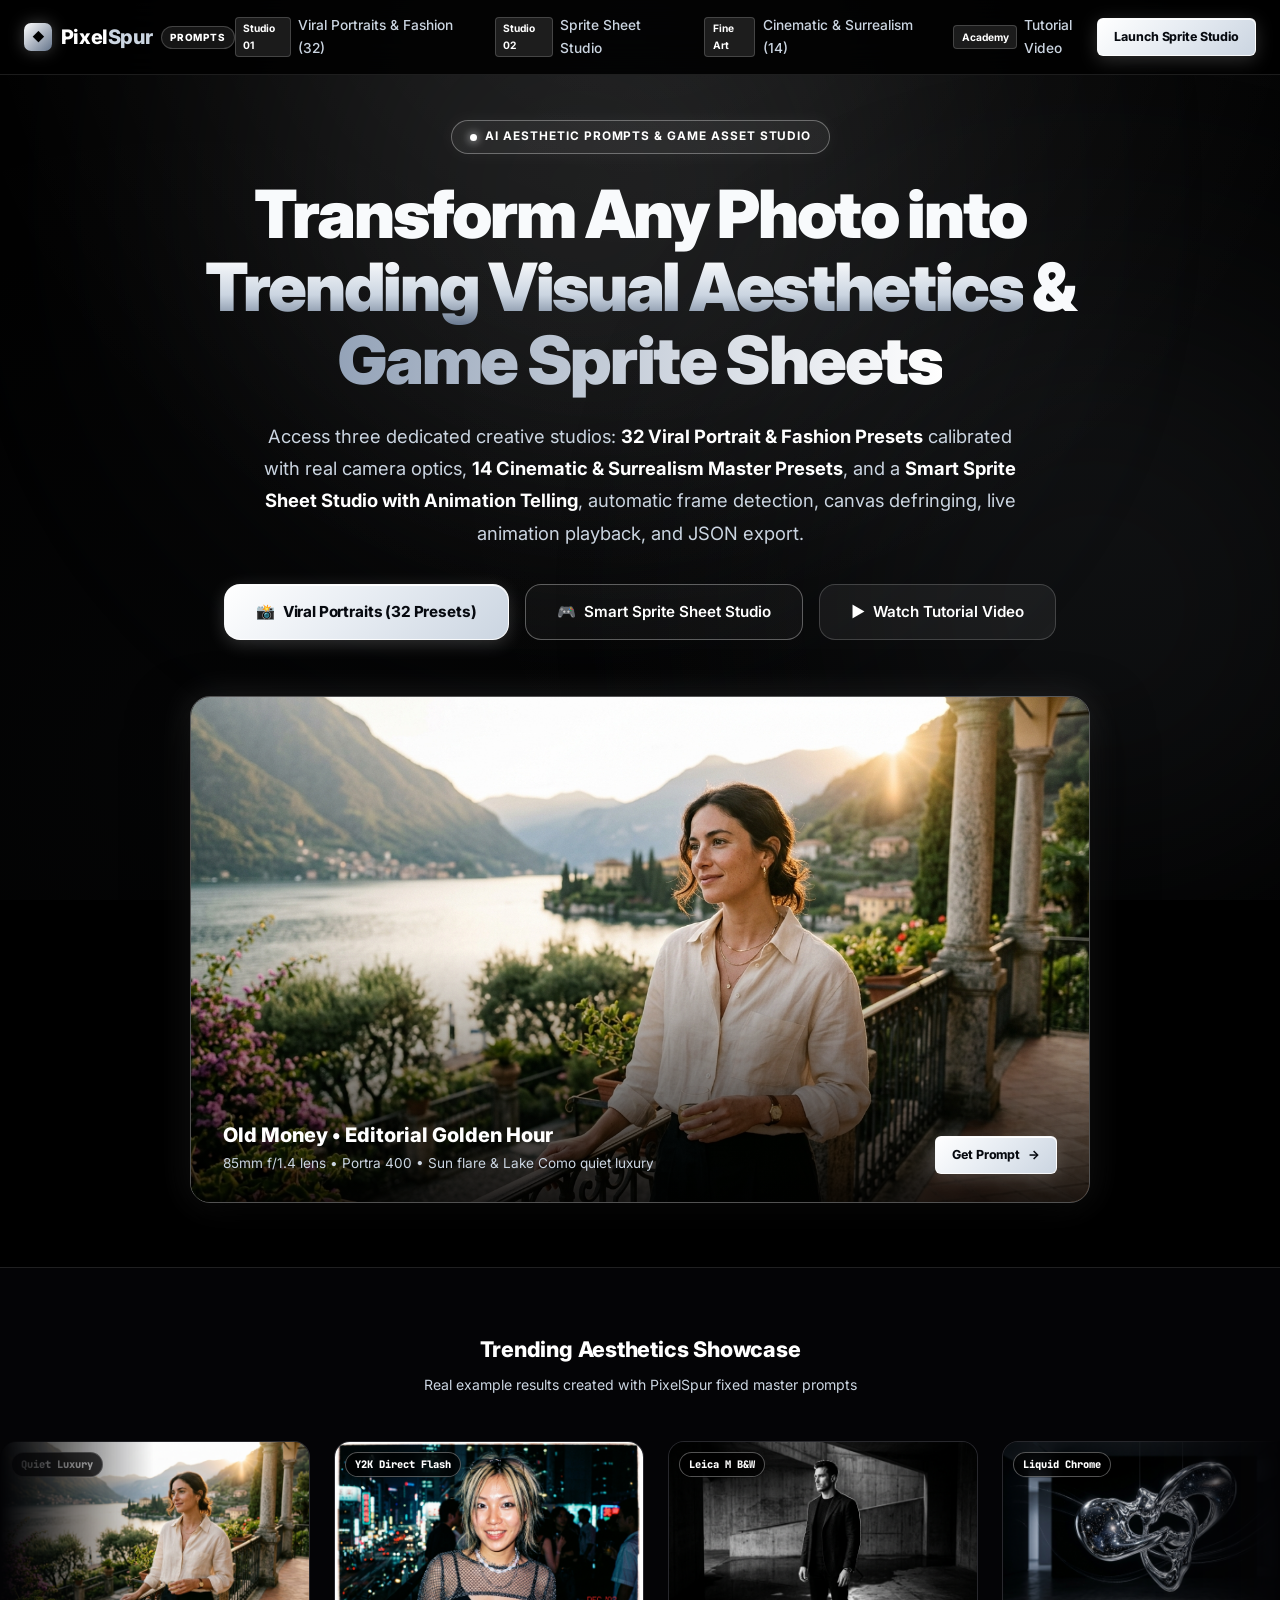
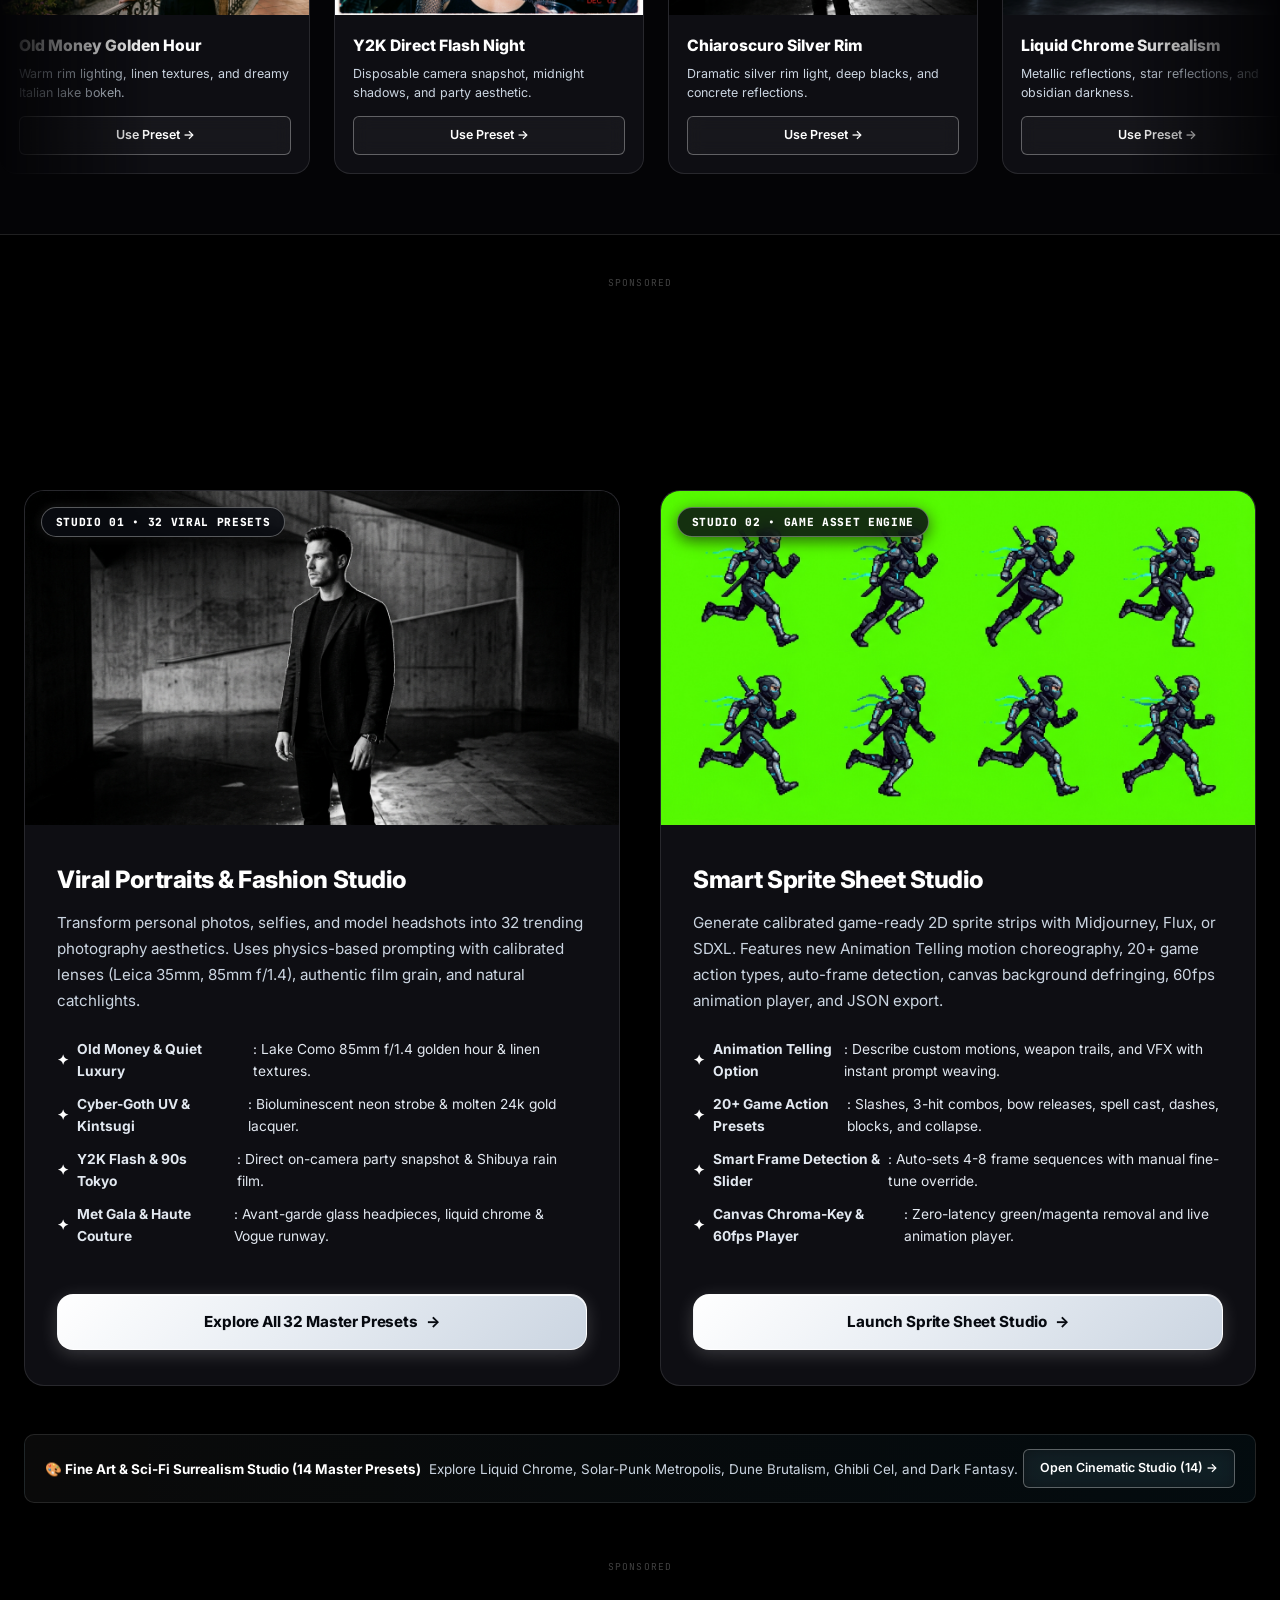
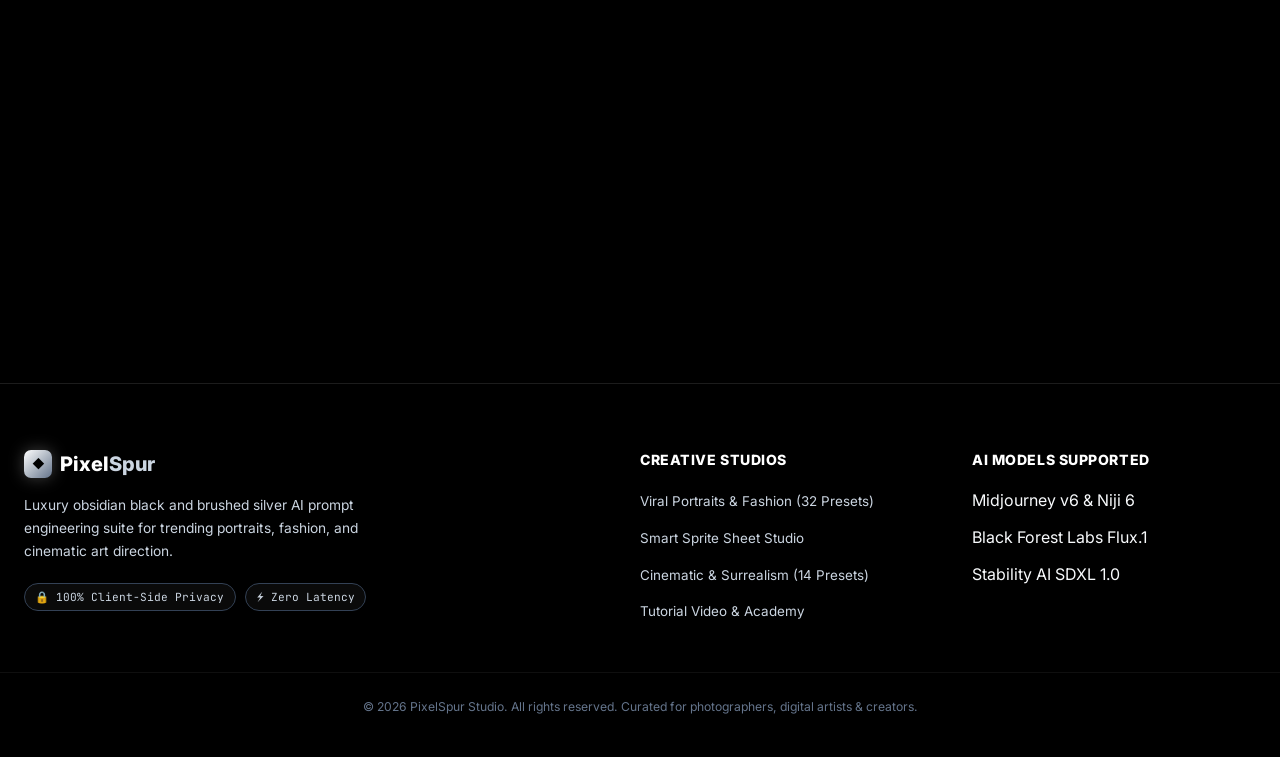
<file: index.html>
<!DOCTYPE html>
<html lang="en">
<head>
  <meta charset="UTF-8"/>
  <meta name="viewport" content="width=device-width, initial-scale=1.0"/>
  <meta name="monetag" content="8d0e62e8b4c85d81fd08d0e941b169b7"/>
  <title>PixelSpur — Luxury Trending AI Aesthetic Prompts</title>
  <meta name="description" content="Obsidian & silver AI prompt studio. Transform any portrait or photo into viral trending aesthetics: Old Money Golden Hour, Y2K Direct Flash, Leica B&W Chiaroscuro, and Liquid Chrome Surrealism."/>

  <!-- Fonts -->
  <link rel="preconnect" href="https://fonts.googleapis.com"/>
  <link rel="preconnect" href="https://fonts.gstatic.com" crossorigin/>
  <link href="https://fonts.googleapis.com/css2?family=Inter:wght@300;400;500;600;700;800;900&family=JetBrains+Mono:wght@400;500;600;700&display=swap" rel="stylesheet"/>

  <!-- Stylesheet -->
  <link rel="icon" href="favicon.svg" type="image/svg+xml"/>
  <link rel="stylesheet" href="style.css"/>


</head>
<body>

<!-- Dynamic Scroll Progress Bar -->
<div id="scroll-progress"></div>

<!-- Metallic Silver Ambient Lighting -->
<div class="silver-ambient" aria-hidden="true">
  <div class="silver-orb orb-silver-1"></div>
  <div class="silver-orb orb-silver-2"></div>
</div>

<!-- Fixed Header Navbar -->
<header id="nav">
  <div class="nav-inner">
    <a href="index.html" class="nav-logo">
      <span class="logo-icon">◆</span>
      <span class="logo-name">Pixel<span class="logo-accent">Spur</span></span>
      <span class="logo-badge">PROMPTS</span>
    </a>

    <nav class="nav-links">
      <a href="aesthetic-studio.html" class="nav-link">
        <span class="nav-pill">Studio 01</span> Viral Portraits &amp; Fashion (32)
      </a>
      <a href="sprite-studio.html" class="nav-link">
        <span class="nav-pill">Studio 02</span> Sprite Sheet Studio
      </a>
      <a href="cinematic-studio.html" class="nav-link">
        <span class="nav-pill">Fine Art</span> Cinematic &amp; Surrealism (14)
      </a>
      <a href="tutorial.html" class="nav-link">
        <span class="nav-pill">Academy</span> Tutorial Video
      </a>
    </nav>

    <div class="nav-actions">
      <a href="sprite-studio.html" class="btn btn-small btn-silver">Launch Sprite Studio</a>
      <button class="nav-toggle" id="nav-toggle" aria-label="Toggle Navigation">
        <span></span><span></span><span></span>
      </button>
    </div>
  </div>
</header>

<!-- ════════════ HOMEPAGE HERO WITH SHOWCASE ════════════ -->
<section id="hero-home">
  <div class="container hero-home-inner">
    <div class="silver-badge reveal-on-scroll">
      <span class="badge-dot"></span>
      <span>AI AESTHETIC PROMPTS &amp; GAME ASSET STUDIO</span>
    </div>

    <h1 class="hero-home-title reveal-on-scroll">
      Transform Any Photo into <br/>
      <span class="silver-grad-text">Trending Visual Aesthetics</span> &amp;
      <span class="silver-shine-text">Game Sprite Sheets</span>
    </h1>

    <p class="hero-home-sub reveal-on-scroll">
      Access three dedicated creative studios: <strong>32 Viral Portrait &amp; Fashion Presets</strong> calibrated with real camera optics, <strong>14 Cinematic &amp; Surrealism Master Presets</strong>, and a <strong>Smart Sprite Sheet Studio with Animation Telling</strong>, automatic frame detection, canvas defringing, live animation playback, and JSON export.
    </p>

    <div class="hero-home-ctas reveal-on-scroll">
      <a href="aesthetic-studio.html" class="btn btn-silver btn-lg">
        <span>📸</span> Viral Portraits (32 Presets)
      </a>
      <a href="sprite-studio.html" class="btn btn-silver-outline btn-lg">
        <span>🎮</span> Smart Sprite Sheet Studio
      </a>
      <a href="tutorial.html" class="btn btn-silver-subtle btn-lg">
        <span>▶</span> Watch Tutorial Video
      </a>
    </div>

    <!-- Featured Visual Showcase (Old Money & Liquid Chrome) -->
    <div class="hero-visual-frame reveal-on-scroll">
      <img src="assets/old_money_aesthetic.jpg" alt="Old Money Golden Hour Italian Villa Portrait" class="hero-visual-img" loading="eager"/>
      <div class="hero-visual-overlay">
        <div class="hero-overlay-text">
          <h4>Old Money • Editorial Golden Hour</h4>
          <p>85mm f/1.4 lens • Portra 400 • Sun flare &amp; Lake Como quiet luxury</p>
        </div>
        <a href="aesthetic-studio.html" class="btn btn-small btn-silver">
          Get Prompt <span>→</span>
        </a>
      </div>
    </div>
  </div>
</section>


<!-- ════════════ INFINITE SCROLLING MARQUEE SHOWCASE ════════════ -->
<section class="marquee-section">
  <div class="container marquee-header reveal-on-scroll">
    <h3>Trending Aesthetics Showcase</h3>
    <p>Real example results created with PixelSpur fixed master prompts</p>
  </div>

  <div class="marquee-wrapper">
    <!-- Marquee Track (Repeated for continuous seamless loop) -->
    <div class="marquee-track">

      <!-- Item 1: Old Money -->
      <div class="marquee-card">
        <div class="marquee-thumb-wrap">
          <img src="assets/old_money_aesthetic.jpg" alt="Old Money Italian Villa Golden Hour" class="marquee-thumb" loading="lazy"/>
          <span class="marquee-badge">Quiet Luxury</span>
        </div>
        <div class="marquee-content">
          <h4 class="marquee-title">Old Money Golden Hour</h4>
          <p class="marquee-desc">Warm rim lighting, linen textures, and dreamy Italian lake bokeh.</p>
          <a href="aesthetic-studio.html" class="btn btn-small btn-silver-outline marquee-action">Use Preset →</a>
        </div>
      </div>

      <!-- Item 2: Y2K Flash -->
      <div class="marquee-card">
        <div class="marquee-thumb-wrap">
          <img src="assets/y2k_flash_aesthetic.jpg" alt="Y2K On-Camera Flash Portrait" class="marquee-thumb" loading="lazy"/>
          <span class="marquee-badge">Y2K Direct Flash</span>
        </div>
        <div class="marquee-content">
          <h4 class="marquee-title">Y2K Direct Flash Night</h4>
          <p class="marquee-desc">Disposable camera snapshot, midnight shadows, and party aesthetic.</p>
          <a href="aesthetic-studio.html" class="btn btn-small btn-silver-outline marquee-action">Use Preset →</a>
        </div>
      </div>

      <!-- Item 3: Leica B&W Man -->
      <div class="marquee-card">
        <div class="marquee-thumb-wrap">
          <img src="assets/man_bw_aesthetic.jpg" alt="Black & White Man Standing Chiaroscuro" class="marquee-thumb" loading="lazy"/>
          <span class="marquee-badge">Leica M B&amp;W</span>
        </div>
        <div class="marquee-content">
          <h4 class="marquee-title">Chiaroscuro Silver Rim</h4>
          <p class="marquee-desc">Dramatic silver rim light, deep blacks, and concrete reflections.</p>
          <a href="aesthetic-studio.html" class="btn btn-small btn-silver-outline marquee-action">Use Preset →</a>
        </div>
      </div>

      <!-- Item 4: Liquid Chrome -->
      <div class="marquee-card">
        <div class="marquee-thumb-wrap">
          <img src="assets/chrome_sculpture.jpg" alt="Liquid Chrome Sculpture" class="marquee-thumb" loading="lazy"/>
          <span class="marquee-badge">Liquid Chrome</span>
        </div>
        <div class="marquee-content">
          <h4 class="marquee-title">Liquid Chrome Surrealism</h4>
          <p class="marquee-desc">Metallic reflections, star reflections, and obsidian darkness.</p>
          <a href="cinematic-studio.html" class="btn btn-small btn-silver-outline marquee-action">Use Preset →</a>
        </div>
      </div>

      <!-- Item 5: Editorial Fashion -->
      <div class="marquee-card">
        <div class="marquee-thumb-wrap">
          <img src="assets/editorial_fashion.jpg" alt="Editorial Fashion Portrait in Paris" class="marquee-thumb" loading="lazy"/>
          <span class="marquee-badge">Leica M11</span>
        </div>
        <div class="marquee-content">
          <h4 class="marquee-title">Parisian Editorial Fashion</h4>
          <p class="marquee-desc">Portra 400 film grain, natural skin pores, and Vogue editorial.</p>
          <a href="aesthetic-studio.html" class="btn btn-small btn-silver-outline marquee-action">Use Preset →</a>
        </div>
      </div>

      <!-- Item 6: Cyberpunk Neon -->
      <div class="marquee-card">
        <div class="marquee-thumb-wrap">
          <img src="assets/cyberpunk_neon.jpg" alt="Neo Cyberpunk Street Hacker" class="marquee-thumb" loading="lazy"/>
          <span class="marquee-badge">Tech Noir</span>
        </div>
        <div class="marquee-content">
          <h4 class="marquee-title">Neo-Cyberpunk Alley</h4>
          <p class="marquee-desc">Analog CCTV grain, cyan neon reflections, and 35mm wide angle.</p>
          <a href="cinematic-studio.html" class="btn btn-small btn-silver-outline marquee-action">Use Preset →</a>
        </div>
      </div>

      <!-- Item 7: Ghibli Cel -->
      <div class="marquee-card">
        <div class="marquee-thumb-wrap">
          <img src="assets/ghibli_anime.jpg" alt="Anime Cel Shaded Scenery" class="marquee-thumb" loading="lazy"/>
          <span class="marquee-badge">Ghibli Cel</span>
        </div>
        <div class="marquee-content">
          <h4 class="marquee-title">Anime Cel-Shaded Hill</h4>
          <p class="marquee-desc">Volumetric golden-hour rays and crisp gouache textures.</p>
          <a href="cinematic-studio.html" class="btn btn-small btn-silver-outline marquee-action">Use Preset →</a>
        </div>
      </div>

      <!-- Item 8: Dark Fantasy -->
      <div class="marquee-card">
        <div class="marquee-thumb-wrap">
          <img src="assets/dark_fantasy.jpg" alt="Dark Fantasy Concept Art" class="marquee-thumb" loading="lazy"/>
          <span class="marquee-badge">Elden Core</span>
        </div>
        <div class="marquee-content">
          <h4 class="marquee-title">Gothic Cathedral Knight</h4>
          <p class="marquee-desc">Renaissance chiaroscuro, heavy rim lighting, and oil texture.</p>
          <a href="cinematic-studio.html" class="btn btn-small btn-silver-outline marquee-action">Use Preset →</a>
        </div>
      </div>

      <!-- Item 9: Game Sprite Strip -->
      <div class="marquee-card">
        <div class="marquee-thumb-wrap">
          <img src="assets/spritesheet_sample.jpg" alt="Pixel Knight Sprite Strip Animation" class="marquee-thumb" loading="lazy"/>
          <span class="marquee-badge">Game Sprite Strip</span>
        </div>
        <div class="marquee-content">
          <h4 class="marquee-title">Pixel Knight Walk Cycle</h4>
          <p class="marquee-desc">Auto-detected 6 frames, canvas defringed, 60fps player &amp; JSON.</p>
          <a href="sprite-studio.html" class="btn btn-small btn-silver-outline marquee-action">Open Studio →</a>
        </div>
      </div>

      <!-- DUPLICATE TRACK FOR INFINITE SEAMLESS LOOP -->
      <div class="marquee-card">
        <div class="marquee-thumb-wrap">
          <img src="assets/old_money_aesthetic.jpg" alt="Old Money Italian Villa Golden Hour" class="marquee-thumb" loading="lazy"/>
          <span class="marquee-badge">Quiet Luxury</span>
        </div>
        <div class="marquee-content">
          <h4 class="marquee-title">Old Money Golden Hour</h4>
          <p class="marquee-desc">Warm rim lighting, linen textures, and dreamy Italian lake bokeh.</p>
          <a href="aesthetic-studio.html" class="btn btn-small btn-silver-outline marquee-action">Use Preset →</a>
        </div>
      </div>

      <div class="marquee-card">
        <div class="marquee-thumb-wrap">
          <img src="assets/y2k_flash_aesthetic.jpg" alt="Y2K On-Camera Flash Portrait" class="marquee-thumb" loading="lazy"/>
          <span class="marquee-badge">Y2K Direct Flash</span>
        </div>
        <div class="marquee-content">
          <h4 class="marquee-title">Y2K Direct Flash Night</h4>
          <p class="marquee-desc">Disposable camera snapshot, midnight shadows, and party aesthetic.</p>
          <a href="aesthetic-studio.html" class="btn btn-small btn-silver-outline marquee-action">Use Preset →</a>
        </div>
      </div>

      <div class="marquee-card">
        <div class="marquee-thumb-wrap">
          <img src="assets/man_bw_aesthetic.jpg" alt="Black & White Man Standing Chiaroscuro" class="marquee-thumb" loading="lazy"/>
          <span class="marquee-badge">Leica M B&amp;W</span>
        </div>
        <div class="marquee-content">
          <h4 class="marquee-title">Chiaroscuro Silver Rim</h4>
          <p class="marquee-desc">Dramatic silver rim light, deep blacks, and concrete reflections.</p>
          <a href="aesthetic-studio.html" class="btn btn-small btn-silver-outline marquee-action">Use Preset →</a>
        </div>
      </div>

      <div class="marquee-card">
        <div class="marquee-thumb-wrap">
          <img src="assets/chrome_sculpture.jpg" alt="Liquid Chrome Sculpture" class="marquee-thumb" loading="lazy"/>
          <span class="marquee-badge">Liquid Chrome</span>
        </div>
        <div class="marquee-content">
          <h4 class="marquee-title">Liquid Chrome Surrealism</h4>
          <p class="marquee-desc">Metallic reflections, star reflections, and obsidian darkness.</p>
          <a href="cinematic-studio.html" class="btn btn-small btn-silver-outline marquee-action">Use Preset →</a>
        </div>
      </div>

      <div class="marquee-card">
        <div class="marquee-thumb-wrap">
          <img src="assets/editorial_fashion.jpg" alt="Editorial Fashion Portrait in Paris" class="marquee-thumb" loading="lazy"/>
          <span class="marquee-badge">Leica M11</span>
        </div>
        <div class="marquee-content">
          <h4 class="marquee-title">Parisian Editorial Fashion</h4>
          <p class="marquee-desc">Portra 400 film grain, natural skin pores, and Vogue editorial.</p>
          <a href="aesthetic-studio.html" class="btn btn-small btn-silver-outline marquee-action">Use Preset →</a>
        </div>
      </div>

      <div class="marquee-card">
        <div class="marquee-thumb-wrap">
          <img src="assets/spritesheet_sample.jpg" alt="Pixel Knight Sprite Strip Animation" class="marquee-thumb" loading="lazy"/>
          <span class="marquee-badge">Game Sprite Strip</span>
        </div>
        <div class="marquee-content">
          <h4 class="marquee-title">Pixel Knight Walk Cycle</h4>
          <p class="marquee-desc">Auto-detected 6 frames, canvas defringed, 60fps player &amp; JSON.</p>
          <a href="sprite-studio.html" class="btn btn-small btn-silver-outline marquee-action">Open Studio →</a>
        </div>
      </div>

    </div>
  </div>
</section>

<!-- Adsterra 728x90 Leaderboard (Mid-Page Placement) -->
<div class="container ad-slot-wrapper" style="margin: 2.5rem auto 1.5rem; text-align: center; min-height: 90px; display: flex; justify-content: center; align-items: center;">
  <div id="atContainer-d5787b8bf3e86de096d5f5bf12337635">
    <script data-cfasync="false" type="text/javascript">
      atOptions = {
        'key' : 'd5787b8bf3e86de096d5f5bf12337635',
        'format' : 'iframe',
        'height' : 90,
        'width' : 728,
        'params' : {}
      };
    </script>
    <script data-cfasync="false" type="text/javascript" src="https://www.highrevenueformat.com/d5787b8bf3e86de096d5f5bf12337635/invoke.js"></script>
  </div>
</div>

<!-- ════════════ TWO DEDICATED STUDIOS ════════════ -->
<section class="section-studios">
  <div class="container">

    <div class="studios-container">

      <!-- ─── STUDIO 01: Viral Portraits & Fashion Studio ─── -->
      <article class="studio-card-large reveal-on-scroll">
        <div class="studio-card-media">
          <img src="assets/man_bw_aesthetic.jpg" alt="Black and White Man Standing Aesthetic Fine Art Example" class="studio-card-img" loading="eager"/>
          <span class="studio-card-badge">STUDIO 01 • 32 VIRAL PRESETS</span>
        </div>
        <div class="studio-card-content">
          <h2 class="studio-card-title">Viral Portraits &amp; Fashion Studio</h2>
          <p class="studio-card-desc">
            Transform personal photos, selfies, and model headshots into 32 trending photography aesthetics. Uses physics-based prompting with calibrated lenses (Leica 35mm, 85mm f/1.4), authentic film grain, and natural catchlights.
          </p>

          <ul class="studio-features-list">
            <li><span>✦</span> <strong>Old Money &amp; Quiet Luxury</strong>: Lake Como 85mm f/1.4 golden hour &amp; linen textures.</li>
            <li><span>✦</span> <strong>Cyber-Goth UV &amp; Kintsugi</strong>: Bioluminescent neon strobe &amp; molten 24k gold lacquer.</li>
            <li><span>✦</span> <strong>Y2K Flash &amp; 90s Tokyo</strong>: Direct on-camera party snapshot &amp; Shibuya rain film.</li>
            <li><span>✦</span> <strong>Met Gala &amp; Haute Couture</strong>: Avant-garde glass headpieces, liquid chrome &amp; Vogue runway.</li>
          </ul>

          <div class="studio-card-action">
            <a href="aesthetic-studio.html" class="btn btn-silver btn-lg btn-block">
              Explore All 32 Master Presets <span>→</span>
            </a>
          </div>
        </div>
      </article>

      <!-- ─── STUDIO 02: Smart Sprite Sheet Studio ─── -->
      <article class="studio-card-large reveal-on-scroll" data-delay="150">
        <div class="studio-card-media">
          <img src="assets/spritesheet_sample.jpg" alt="Game Asset Sprite Sheet Animation Strip Sample" class="studio-card-img" loading="eager"/>
          <span class="studio-card-badge">STUDIO 02 • GAME ASSET ENGINE</span>
        </div>
        <div class="studio-card-content">
          <h2 class="studio-card-title">Smart Sprite Sheet Studio</h2>
          <p class="studio-card-desc">
            Generate calibrated game-ready 2D sprite strips with Midjourney, Flux, or SDXL. Features new Animation Telling motion choreography, 20+ game action types, auto-frame detection, canvas background defringing, 60fps animation player, and JSON export.
          </p>

          <ul class="studio-features-list">
            <li><span>✦</span> <strong>Animation Telling Option</strong>: Describe custom motions, weapon trails, and VFX with instant prompt weaving.</li>
            <li><span>✦</span> <strong>20+ Game Action Presets</strong>: Slashes, 3-hit combos, bow releases, spell cast, dashes, blocks, and collapse.</li>
            <li><span>✦</span> <strong>Smart Frame Detection &amp; Slider</strong>: Auto-sets 4-8 frame sequences with manual fine-tune override.</li>
            <li><span>✦</span> <strong>Canvas Chroma-Key &amp; 60fps Player</strong>: Zero-latency green/magenta removal and live animation player.</li>
          </ul>

          <div class="studio-card-action">
            <a href="sprite-studio.html" class="btn btn-silver btn-lg btn-block">
              Launch Sprite Sheet Studio <span>→</span>
            </a>
          </div>
        </div>
      </article>

    </div>

    <!-- Fine Art Bonus Banner -->
    <div class="smart-sync-banner reveal-on-scroll" style="margin-top: 3rem;">
      <div class="smart-sync-title">
        <span>🎨 Fine Art &amp; Sci-Fi Surrealism Studio (14 Master Presets)</span>
        <span style="color: var(--silver-400); font-weight: 400;">Explore Liquid Chrome, Solar-Punk Metropolis, Dune Brutalism, Ghibli Cel, and Dark Fantasy.</span>
      </div>
      <a href="cinematic-studio.html" class="btn btn-small btn-silver-outline">
        Open Cinematic Studio (14) →
      </a>
    </div>

    <!-- Adsterra 300x250 Medium Rectangle Banner -->
    <div class="ad-slot-wrapper" style="margin-top: 3.5rem; text-align: center; min-height: 250px; display: flex; justify-content: center; align-items: center;">
      <div id="atContainer-c075bb1d519d3ba0713981030cb622ed">
        <script data-cfasync="false" type="text/javascript">
          atOptions = {
            'key' : 'c075bb1d519d3ba0713981030cb622ed',
            'format' : 'iframe',
            'height' : 250,
            'width' : 300,
            'params' : {}
          };
        </script>
        <script data-cfasync="false" type="text/javascript" src="https://www.highrevenueformat.com/c075bb1d519d3ba0713981030cb622ed/invoke.js"></script>
      </div>
    </div>

  </div>
</section>

<!-- ════════════ FOOTER ════════════ -->
<footer id="footer">
  <div class="container footer-inner">
    <div class="footer-col">
      <div class="footer-brand">
        <span class="logo-icon">◆</span>
        <span class="logo-name">Pixel<span class="logo-accent">Spur</span></span>
      </div>
      <p class="footer-text">
        Luxury obsidian black and brushed silver AI prompt engineering suite for trending portraits, fashion, and cinematic art direction.
      </p>
      <div class="footer-badges">
        <span class="footer-pill">🔒 100% Client-Side Privacy</span>
        <span class="footer-pill">⚡ Zero Latency</span>
      </div>
    </div>

    <div class="footer-col">
      <h5 class="footer-heading">Creative Studios</h5>
      <ul class="footer-links">
        <li><a href="aesthetic-studio.html">Viral Portraits &amp; Fashion (32 Presets)</a></li>
        <li><a href="sprite-studio.html">Smart Sprite Sheet Studio</a></li>
        <li><a href="cinematic-studio.html">Cinematic &amp; Surrealism (14 Presets)</a></li>
        <li><a href="tutorial.html">Tutorial Video &amp; Academy</a></li>
      </ul>
    </div>

    <div class="footer-col">
      <h5 class="footer-heading">AI Models Supported</h5>
      <ul class="footer-links">
        <li><span>Midjourney v6 &amp; Niji 6</span></li>
        <li><span>Black Forest Labs Flux.1</span></li>
        <li><span>Stability AI SDXL 1.0</span></li>
      </ul>
    </div>
  </div>

  <div class="container footer-bottom">
    <p>© 2026 PixelSpur Studio. All rights reserved. Curated for photographers, digital artists &amp; creators.</p>
  </div>
</footer>

<!-- Application Scripts -->
<script src="app.js"></script>

</body>
</html>
</file>
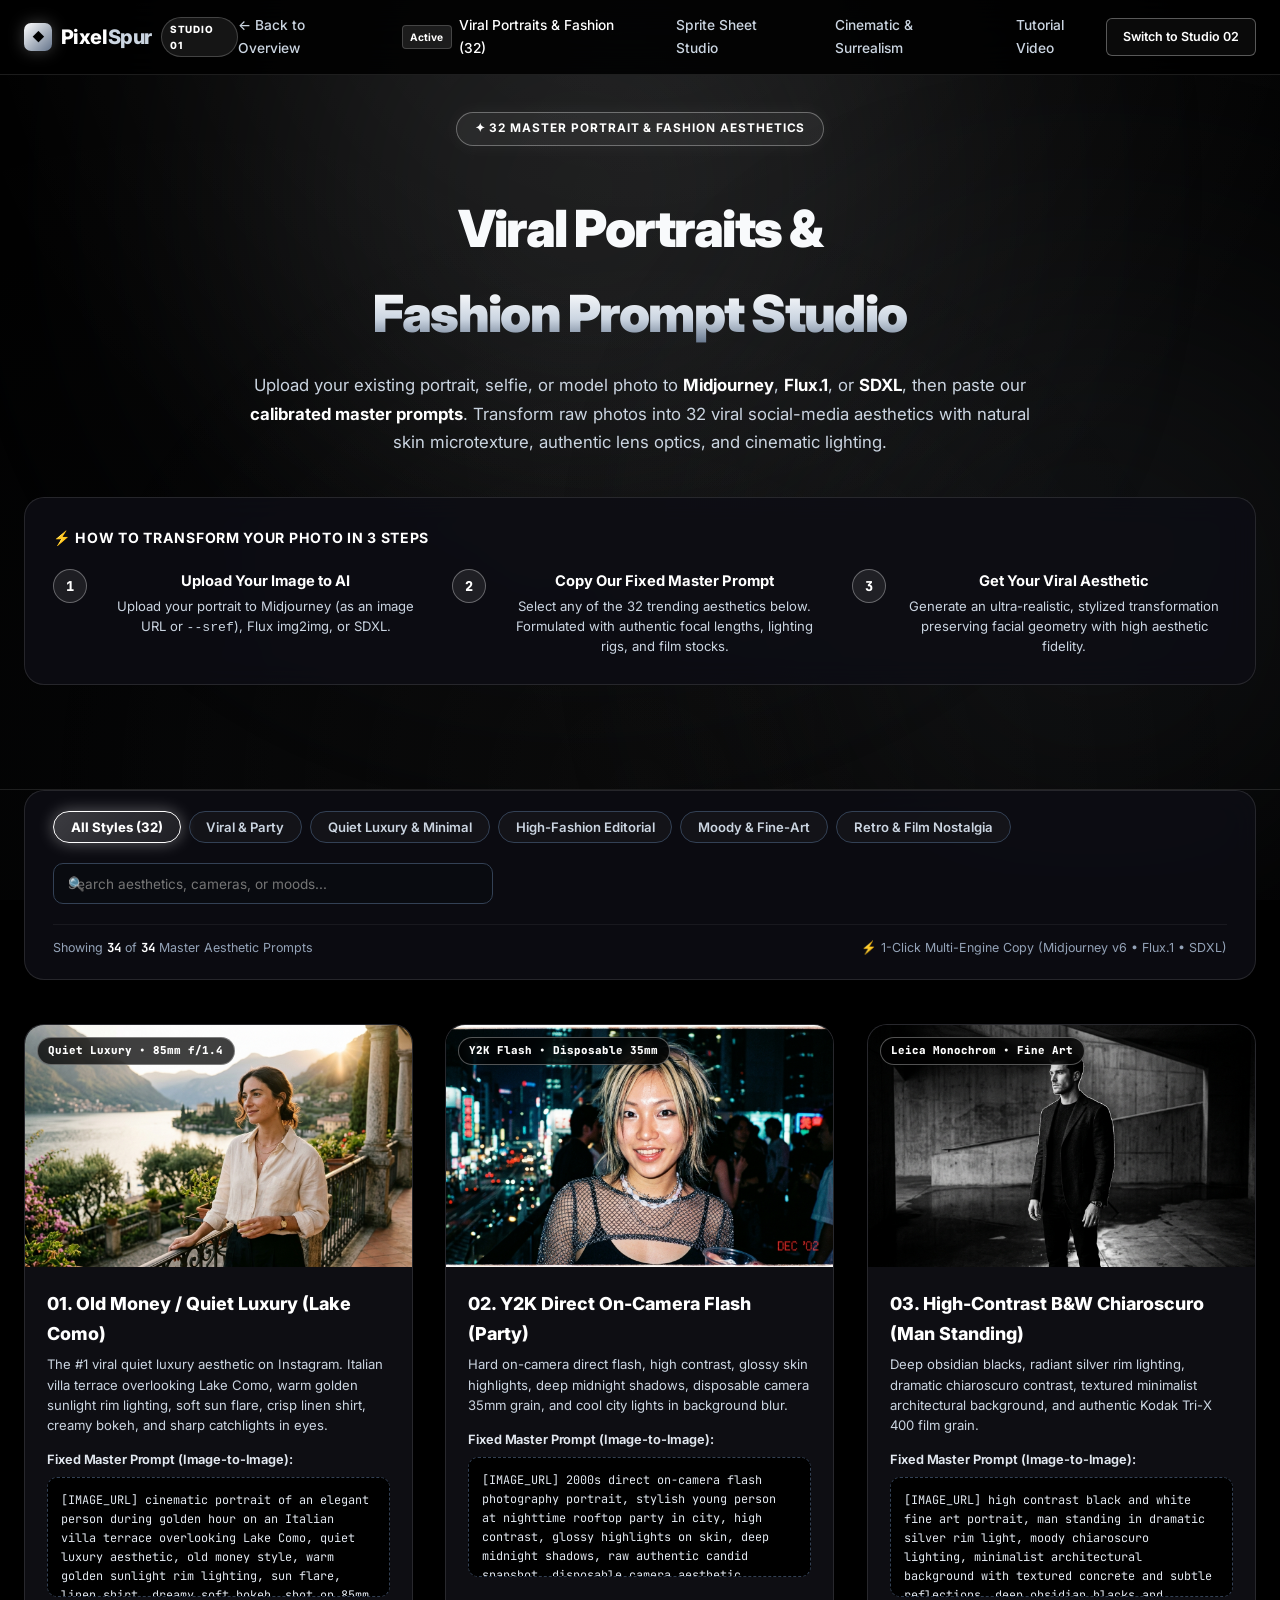
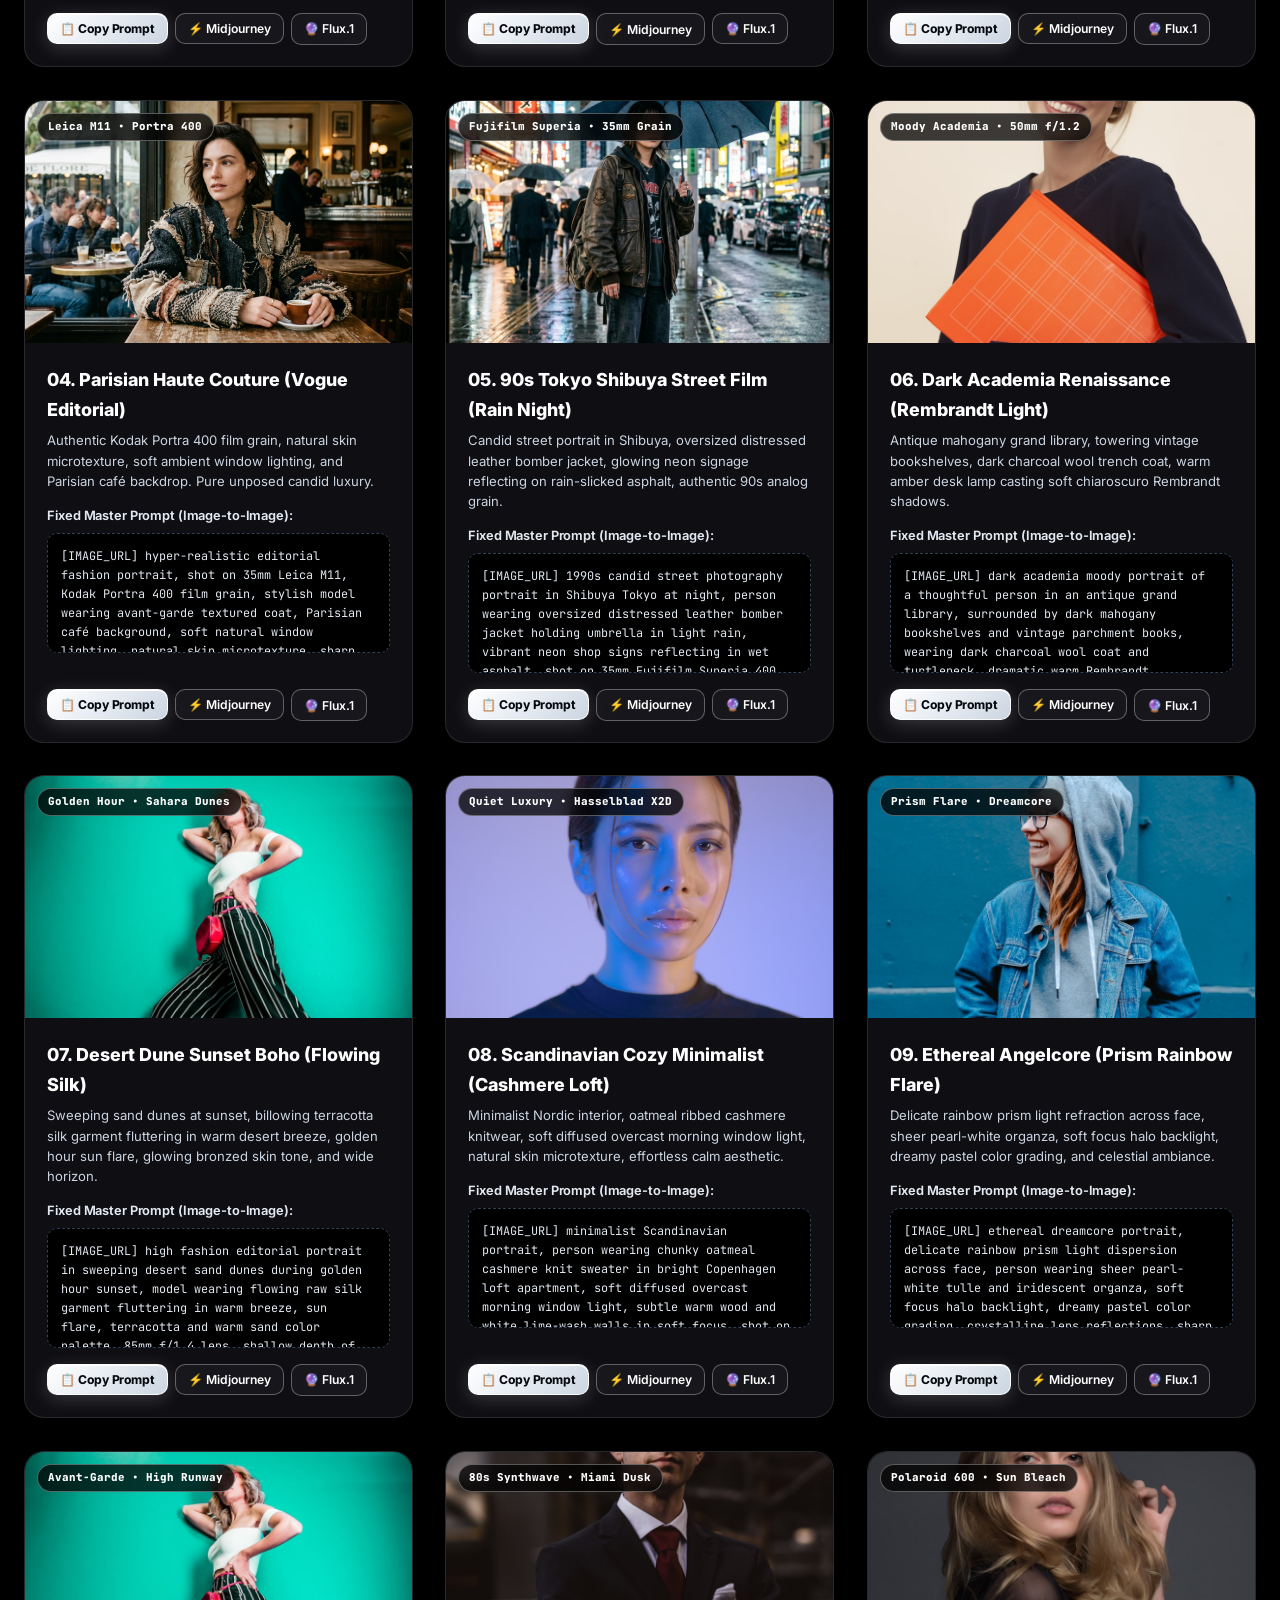
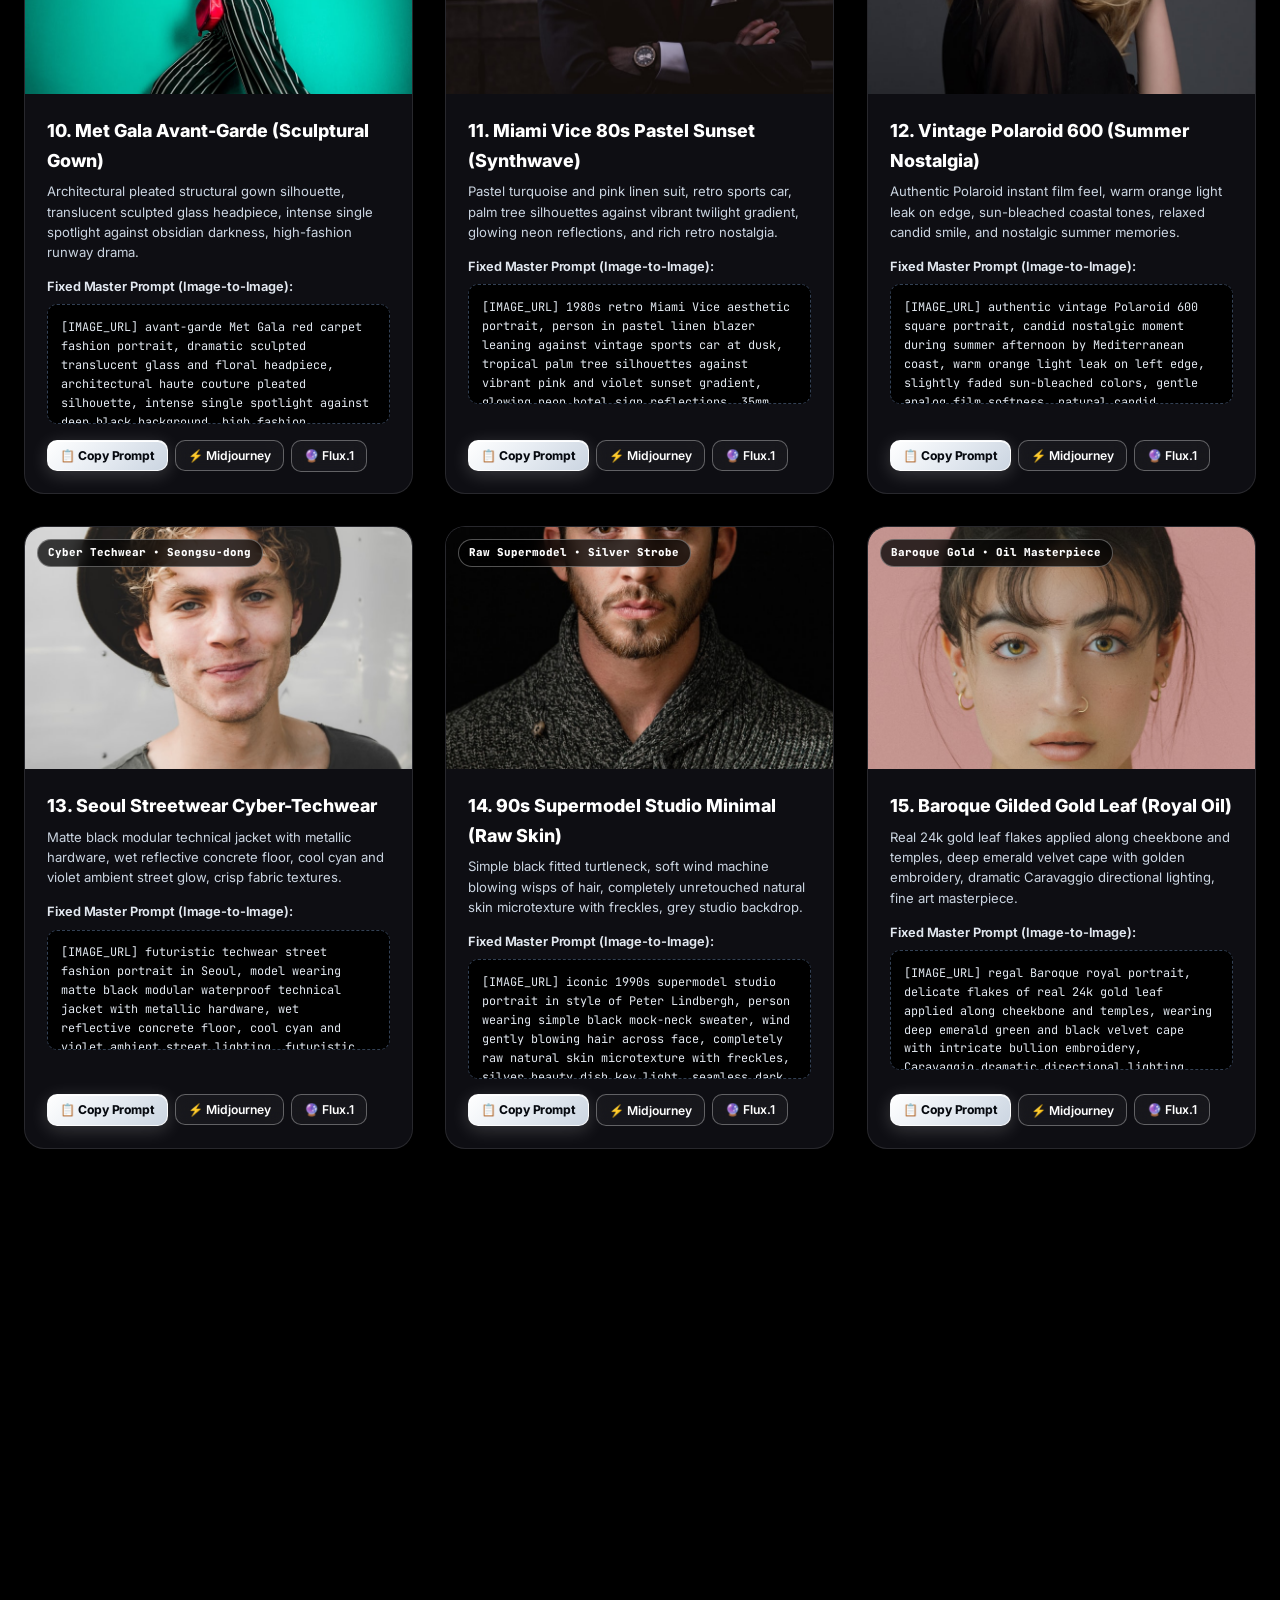
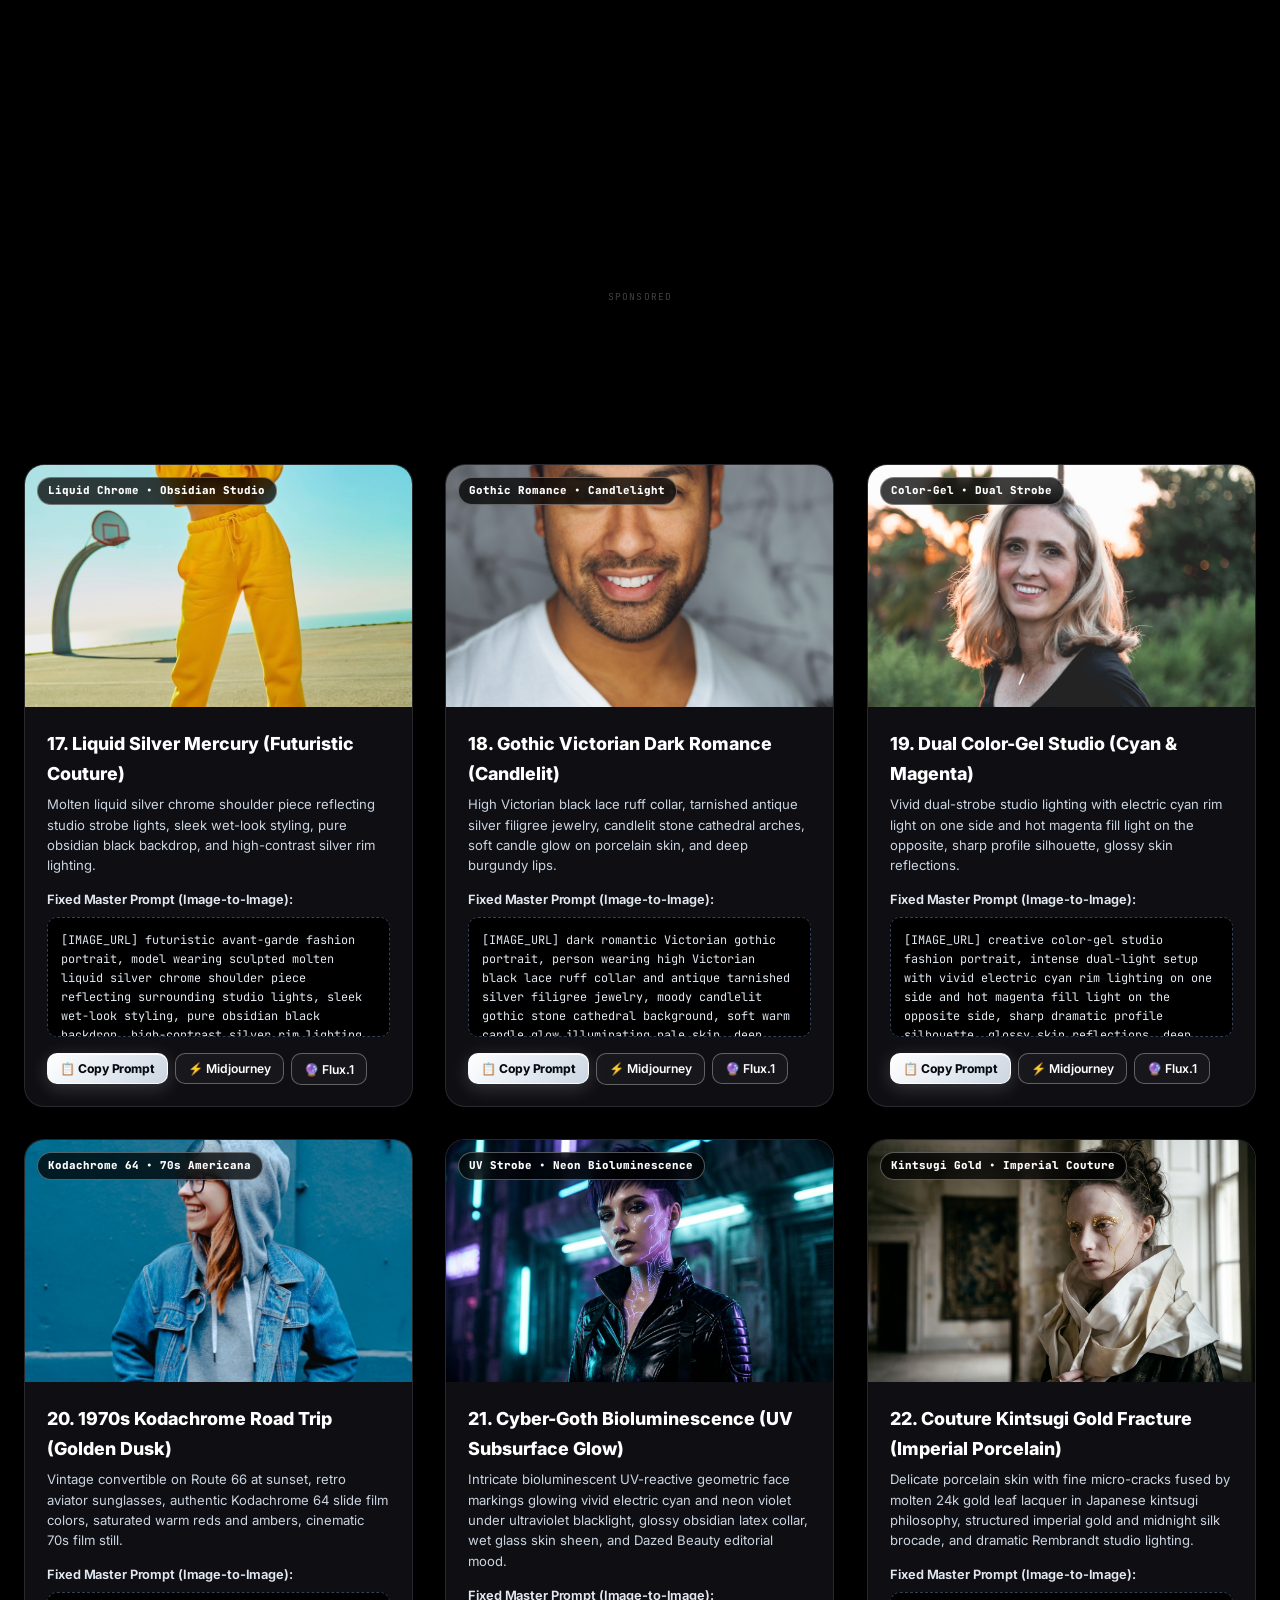
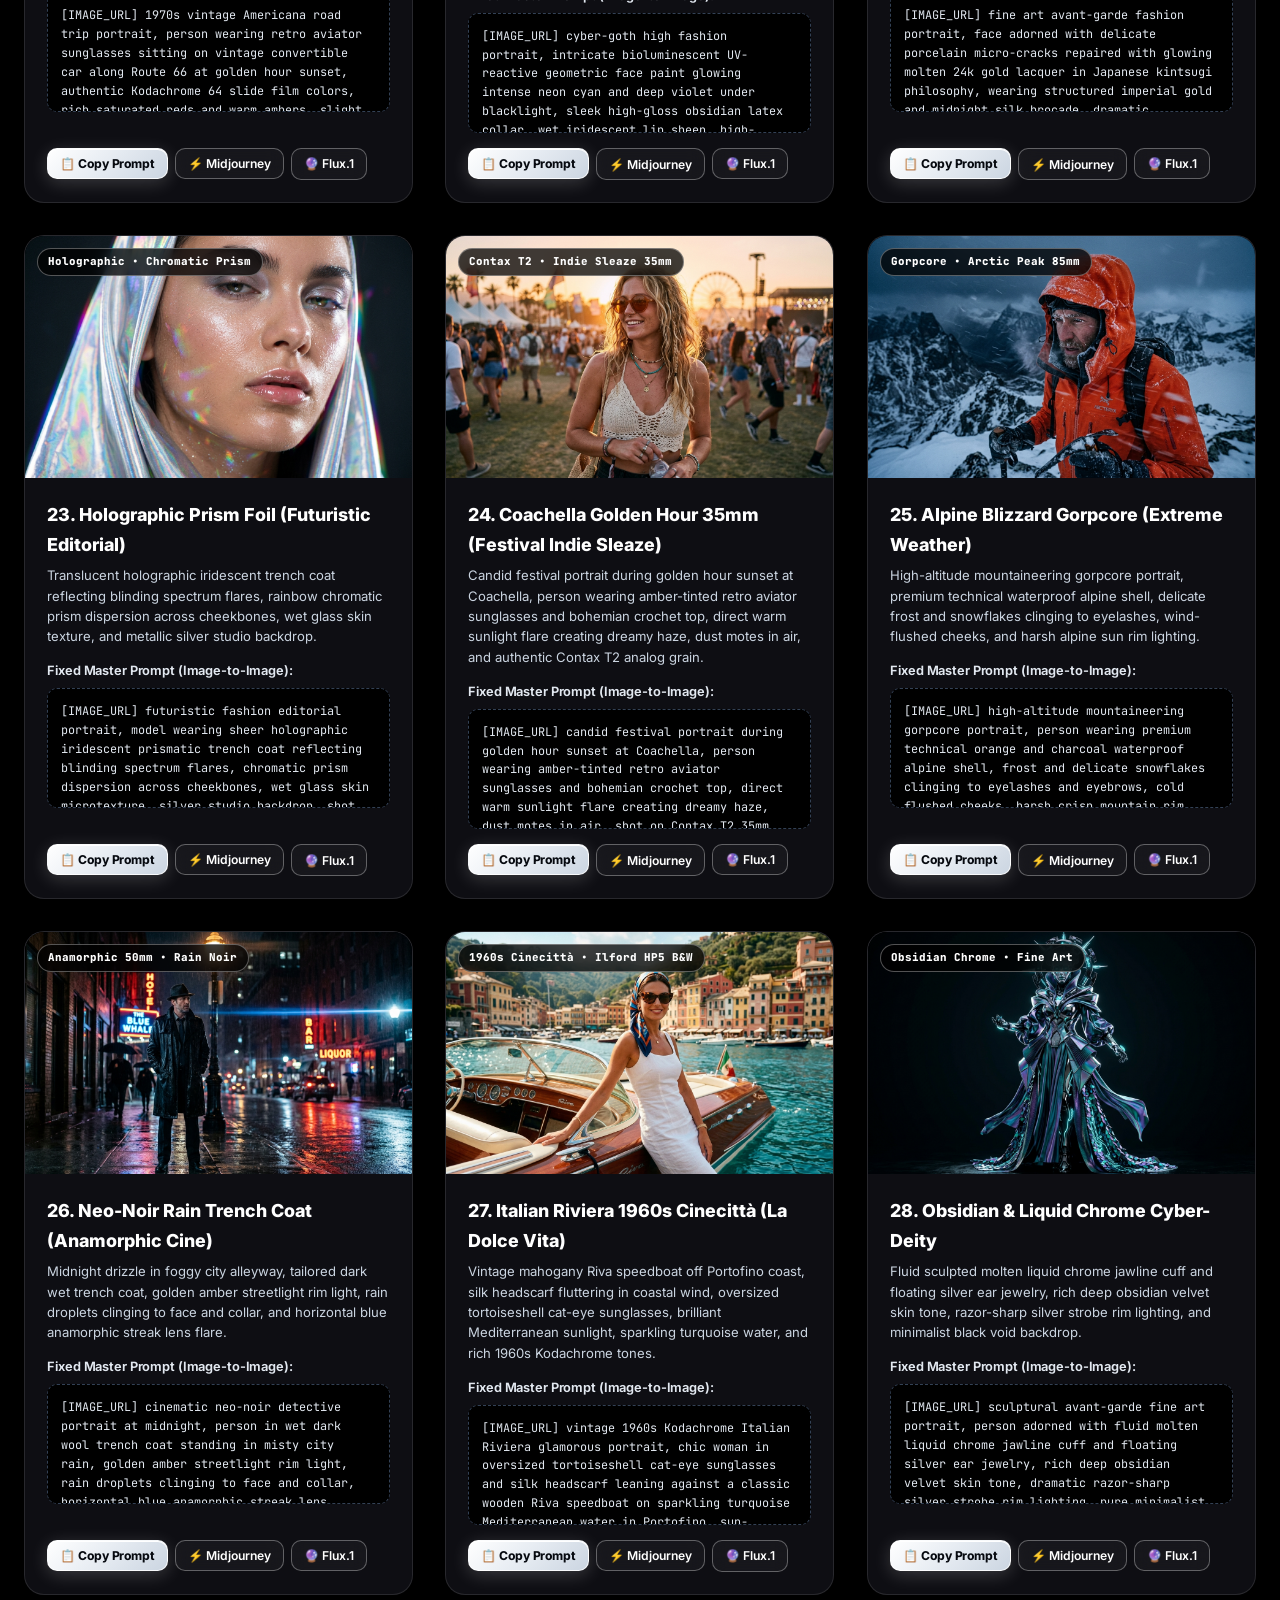
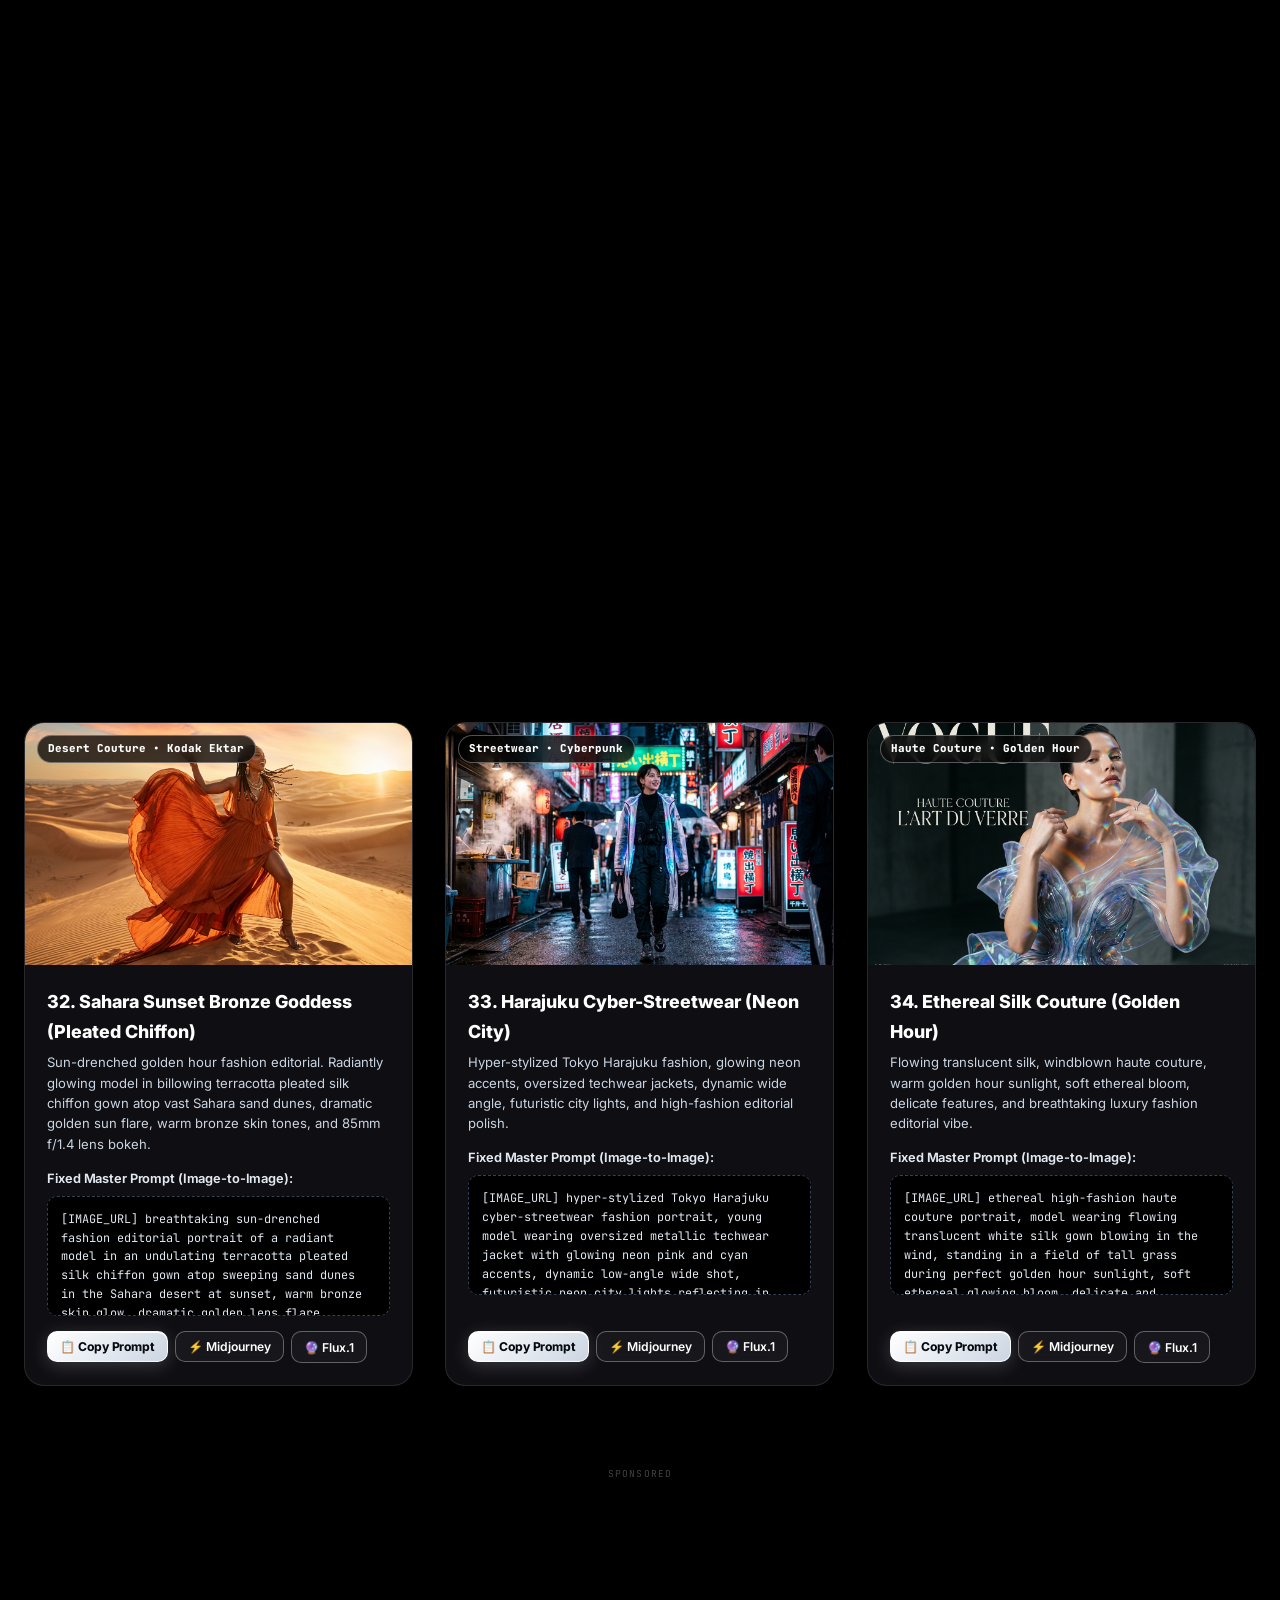
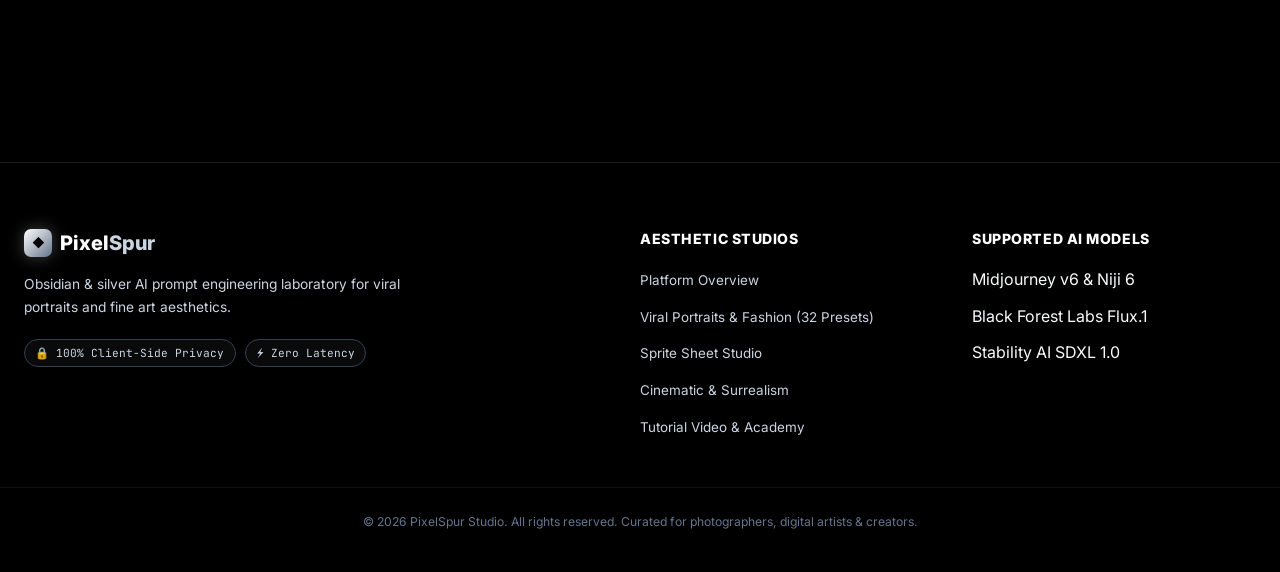
<file: aesthetic-studio.html>
<!DOCTYPE html>
<html lang="en">
<head>
  <meta charset="UTF-8"/>
  <meta name="viewport" content="width=device-width, initial-scale=1.0"/>
  <meta name="monetag" content="8d0e62e8b4c85d81fd08d0e941b169b7"/>
  <title>Viral Portraits &amp; Fashion Prompt Studio — 32 Trending Aesthetics — PixelSpur</title>
  <meta name="description" content="32 trending viral portrait and fashion AI prompts for Midjourney v6, Flux.1, and SDXL. Transform raw portraits into Old Money, Y2K Flash, Leica B&amp;W, Dark Academia, Met Gala Couture, and more."/>

  <!-- Fonts -->
  <link rel="preconnect" href="https://fonts.googleapis.com"/>
  <link rel="preconnect" href="https://fonts.gstatic.com" crossorigin/>
  <link href="https://fonts.googleapis.com/css2?family=Inter:wght@300;400;500;600;700;800;900&family=JetBrains+Mono:wght@400;500;600;700&display=swap" rel="stylesheet"/>

  <!-- Stylesheet -->
  <link rel="icon" href="favicon.svg" type="image/svg+xml"/>
  <link rel="stylesheet" href="style.css"/>


</head>
<body>

<div id="scroll-progress"></div>

<!-- Ambient Metallic Silver Glows -->
<div class="silver-ambient" aria-hidden="true">
  <div class="silver-orb orb-silver-1"></div>
  <div class="silver-orb orb-silver-2"></div>
</div>

<!-- Fixed Header Navbar -->
<header id="nav">
  <div class="nav-inner">
    <a href="index.html" class="nav-logo">
      <span class="logo-icon">◆</span>
      <span class="logo-name">Pixel<span class="logo-accent">Spur</span></span>
      <span class="logo-badge">STUDIO 01</span>
    </a>

    <nav class="nav-links">
      <a href="index.html" class="nav-link">← Back to Overview</a>
      <a href="aesthetic-studio.html" class="nav-link active">
        <span class="nav-pill">Active</span> Viral Portraits &amp; Fashion (32)
      </a>
      <a href="sprite-studio.html" class="nav-link">Sprite Sheet Studio</a>
      <a href="cinematic-studio.html" class="nav-link">Cinematic &amp; Surrealism</a>
      <a href="tutorial.html" class="nav-link">Tutorial Video</a>
    </nav>

    <div class="nav-actions">
      <a href="cinematic-studio.html" class="btn btn-small btn-silver-outline">Switch to Studio 02</a>
    </div>
  </div>
</header>

<!-- Studio Header -->
<section class="page-header">
  <div class="container">
    <div class="page-badge-row">
      <span class="silver-badge">✦ 32 MASTER PORTRAIT &amp; FASHION AESTHETICS</span>
    </div>
    <h1 class="page-title">
      Viral Portraits &amp; <br/>
      <span class="silver-grad-text">Fashion Prompt Studio</span>
    </h1>
    <p class="page-sub">
      Upload your existing portrait, selfie, or model photo to <strong>Midjourney</strong>, <strong>Flux.1</strong>, or <strong>SDXL</strong>, then paste our <strong>calibrated master prompts</strong>. Transform raw photos into 32 viral social-media aesthetics with natural skin microtexture, authentic lens optics, and cinematic lighting.
    </p>

    <!-- 3-Step Workflow -->
    <div class="workflow-box">
      <div class="workflow-header">
        <span>⚡ How to Transform Your Photo in 3 Steps</span>
      </div>
      <div class="workflow-steps-row">
        <div class="wf-step">
          <div class="wf-num">1</div>
          <div>
            <h5>Upload Your Image to AI</h5>
            <p>Upload your portrait to Midjourney (as an image URL or <code>--sref</code>), Flux img2img, or SDXL.</p>
          </div>
        </div>
        <div class="wf-step">
          <div class="wf-num">2</div>
          <div>
            <h5>Copy Our Fixed Master Prompt</h5>
            <p>Select any of the 32 trending aesthetics below. Formulated with authentic focal lengths, lighting rigs, and film stocks.</p>
          </div>
        </div>
        <div class="wf-step">
          <div class="wf-num">3</div>
          <div>
            <h5>Get Your Viral Aesthetic</h5>
            <p>Generate an ultra-realistic, stylized transformation preserving facial geometry with high aesthetic fidelity.</p>
          </div>
        </div>
      </div>
    </div>
  </div>
</section>

<!-- Studio Toolbar: Category Tabs & Live Search -->
<div class="container">
  <div class="studio-toolbar reveal-on-scroll">
    <div class="filter-row">
      <!-- Category Tabs -->
      <div class="filter-tabs">
        <button class="filter-btn active" data-filter="all">All Styles (32)</button>
        <button class="filter-btn" data-filter="viral">Viral &amp; Party</button>
        <button class="filter-btn" data-filter="luxury">Quiet Luxury &amp; Minimal</button>
        <button class="filter-btn" data-filter="editorial">High-Fashion Editorial</button>
        <button class="filter-btn" data-filter="moody">Moody &amp; Fine-Art</button>
        <button class="filter-btn" data-filter="retro">Retro &amp; Film Nostalgia</button>
      </div>

      <!-- Live Search Box -->
      <div class="search-box-wrap">
        <span class="search-icon-svg">🔍</span>
        <input type="text" id="prompt-search" placeholder="Search aesthetics, cameras, or moods..." aria-label="Search prompts"/>
      </div>
    </div>

    <!-- Stats Bar -->
    <div class="filter-stats-bar">
      <span>Showing <strong id="showing-count">32</strong> of <strong id="total-count">32</strong> Master Aesthetic Prompts</span>
      <span>⚡ 1-Click Multi-Engine Copy (Midjourney v6 • Flux.1 • SDXL)</span>
    </div>
  </div>
</div>

<!-- Gallery of 28 Trending Portrait & Fashion Prompts -->
<main class="container">
  <div class="aesthetic-grid-full">
    <!-- 01. 01. Old Money / Quiet Luxury (Lake Como) -->
    <article class="aesthetic-card-full reveal-on-scroll" data-category="luxury">
      <div class="card-thumb-wrap">
        <img src="assets/old_money_aesthetic.jpg" alt="01. Old Money / Quiet Luxury (Lake Como)" class="card-thumb" loading="lazy"/>
        <span class="thumb-tag">Quiet Luxury • 85mm f/1.4</span>
      </div>
      <div class="card-body-full">
        <h3 class="card-title-full">01. Old Money / Quiet Luxury (Lake Como)</h3>
        <p class="card-desc-full">
          The #1 viral quiet luxury aesthetic on Instagram. Italian villa terrace overlooking Lake Como, warm golden sunlight rim lighting, soft sun flare, crisp linen shirt, creamy bokeh, and sharp catchlights in eyes.
        </p>
        <label class="field-label">Fixed Master Prompt (Image-to-Image):</label>
        <pre class="prompt-copy-box">[IMAGE_URL] cinematic portrait of an elegant person during golden hour on an Italian villa terrace overlooking Lake Como, quiet luxury aesthetic, old money style, warm golden sunlight rim lighting, sun flare, linen shirt, dreamy soft bokeh, shot on 85mm f/1.4 lens, Kodak Portra 400 film grain, Vogue editorial, natural skin texture with sharp catchlights in eyes --ar 4:5 --style raw --s 250</pre>
        <div class="card-actions-row">
          <button class="btn btn-silver copy-prompt-trigger">📋 Copy Prompt</button>
          <button class="btn btn-silver-outline copy-mj-trigger">⚡ Midjourney</button>
          <button class="btn btn-silver-outline copy-flux-trigger">🔮 Flux.1</button>
        </div>
      </div>
    </article>

    <!-- 02. 02. Y2K Direct On-Camera Flash (Party) -->
    <article class="aesthetic-card-full reveal-on-scroll" data-category="viral">
      <div class="card-thumb-wrap">
        <img src="assets/y2k_flash_aesthetic.jpg" alt="02. Y2K Direct On-Camera Flash (Party)" class="card-thumb" loading="lazy"/>
        <span class="thumb-tag">Y2K Flash • Disposable 35mm</span>
      </div>
      <div class="card-body-full">
        <h3 class="card-title-full">02. Y2K Direct On-Camera Flash (Party)</h3>
        <p class="card-desc-full">
          Hard on-camera direct flash, high contrast, glossy skin highlights, deep midnight shadows, disposable camera 35mm grain, and cool city lights in background blur.
        </p>
        <label class="field-label">Fixed Master Prompt (Image-to-Image):</label>
        <pre class="prompt-copy-box">[IMAGE_URL] 2000s direct on-camera flash photography portrait, stylish young person at nighttime rooftop party in city, high contrast, glossy highlights on skin, deep midnight shadows, raw authentic candid snapshot, disposable camera aesthetic, grainy 35mm film texture, cool cyberpunk city lights in background blur, sharp catchlights in eyes, viral aesthetic --ar 4:5 --style raw --s 200</pre>
        <div class="card-actions-row">
          <button class="btn btn-silver copy-prompt-trigger">📋 Copy Prompt</button>
          <button class="btn btn-silver-outline copy-mj-trigger">⚡ Midjourney</button>
          <button class="btn btn-silver-outline copy-flux-trigger">🔮 Flux.1</button>
        </div>
      </div>
    </article>

    <!-- 03. 03. High-Contrast B&W Chiaroscuro (Man Standing) -->
    <article class="aesthetic-card-full reveal-on-scroll" data-category="moody">
      <div class="card-thumb-wrap">
        <img src="assets/man_bw_aesthetic.jpg" alt="03. High-Contrast B&W Chiaroscuro (Man Standing)" class="card-thumb" loading="lazy"/>
        <span class="thumb-tag">Leica Monochrom • Fine Art</span>
      </div>
      <div class="card-body-full">
        <h3 class="card-title-full">03. High-Contrast B&W Chiaroscuro (Man Standing)</h3>
        <p class="card-desc-full">
          Deep obsidian blacks, radiant silver rim lighting, dramatic chiaroscuro contrast, textured minimalist architectural background, and authentic Kodak Tri-X 400 film grain.
        </p>
        <label class="field-label">Fixed Master Prompt (Image-to-Image):</label>
        <pre class="prompt-copy-box">[IMAGE_URL] high contrast black and white fine art portrait, man standing in dramatic silver rim light, moody chiaroscuro lighting, minimalist architectural background with textured concrete and subtle reflections, deep obsidian blacks and radiant silver highlights, shot on Leica M Monochrom with 35mm Summilux lens, Kodak Tri-X 400 film grain, cinematic, elegant, award-winning fine art --ar 4:5 --style raw --s 350</pre>
        <div class="card-actions-row">
          <button class="btn btn-silver copy-prompt-trigger">📋 Copy Prompt</button>
          <button class="btn btn-silver-outline copy-mj-trigger">⚡ Midjourney</button>
          <button class="btn btn-silver-outline copy-flux-trigger">🔮 Flux.1</button>
        </div>
      </div>
    </article>

    <!-- 04. 04. Parisian Haute Couture (Vogue Editorial) -->
    <article class="aesthetic-card-full reveal-on-scroll" data-category="luxury">
      <div class="card-thumb-wrap">
        <img src="assets/editorial_fashion.jpg" alt="04. Parisian Haute Couture (Vogue Editorial)" class="card-thumb" loading="lazy"/>
        <span class="thumb-tag">Leica M11 • Portra 400</span>
      </div>
      <div class="card-body-full">
        <h3 class="card-title-full">04. Parisian Haute Couture (Vogue Editorial)</h3>
        <p class="card-desc-full">
          Authentic Kodak Portra 400 film grain, natural skin microtexture, soft ambient window lighting, and Parisian café backdrop. Pure unposed candid luxury.
        </p>
        <label class="field-label">Fixed Master Prompt (Image-to-Image):</label>
        <pre class="prompt-copy-box">[IMAGE_URL] hyper-realistic editorial fashion portrait, shot on 35mm Leica M11, Kodak Portra 400 film grain, stylish model wearing avant-garde textured coat, Parisian café background, soft natural window lighting, natural skin microtexture, sharp catchlights in eyes, Vogue editorial, cinematic shallow depth of field --ar 4:5 --style raw --s 200</pre>
        <div class="card-actions-row">
          <button class="btn btn-silver copy-prompt-trigger">📋 Copy Prompt</button>
          <button class="btn btn-silver-outline copy-mj-trigger">⚡ Midjourney</button>
          <button class="btn btn-silver-outline copy-flux-trigger">🔮 Flux.1</button>
        </div>
      </div>
    </article>

    <!-- 05. 05. 90s Tokyo Shibuya Street Film (Rain Night) -->
    <article class="aesthetic-card-full reveal-on-scroll" data-category="viral">
      <div class="card-thumb-wrap">
        <img src="assets/tokyo_90s_film.jpg" alt="05. 90s Tokyo Shibuya Street Film (Rain Night)" class="card-thumb" loading="lazy"/>
        <span class="thumb-tag">Fujifilm Superia • 35mm Grain</span>
      </div>
      <div class="card-body-full">
        <h3 class="card-title-full">05. 90s Tokyo Shibuya Street Film (Rain Night)</h3>
        <p class="card-desc-full">
          Candid street portrait in Shibuya, oversized distressed leather bomber jacket, glowing neon signage reflecting on rain-slicked asphalt, authentic 90s analog grain.
        </p>
        <label class="field-label">Fixed Master Prompt (Image-to-Image):</label>
        <pre class="prompt-copy-box">[IMAGE_URL] 1990s candid street photography portrait in Shibuya Tokyo at night, person wearing oversized distressed leather bomber jacket holding umbrella in light rain, vibrant neon shop signs reflecting in wet asphalt, shot on 35mm Fujifilm Superia 400, authentic color bleed, visible analog grain, cinematic Tokyo street style --ar 4:5 --style raw --s 220</pre>
        <div class="card-actions-row">
          <button class="btn btn-silver copy-prompt-trigger">📋 Copy Prompt</button>
          <button class="btn btn-silver-outline copy-mj-trigger">⚡ Midjourney</button>
          <button class="btn btn-silver-outline copy-flux-trigger">🔮 Flux.1</button>
        </div>
      </div>
    </article>

    <!-- 06. 06. Dark Academia Renaissance (Rembrandt Light) -->
    <article class="aesthetic-card-full reveal-on-scroll" data-category="moody">
      <div class="card-thumb-wrap">
        <img src="assets/dark_academia.jpg" alt="06. Dark Academia Renaissance (Rembrandt Light)" class="card-thumb" loading="lazy"/>
        <span class="thumb-tag">Moody Academia • 50mm f/1.2</span>
      </div>
      <div class="card-body-full">
        <h3 class="card-title-full">06. Dark Academia Renaissance (Rembrandt Light)</h3>
        <p class="card-desc-full">
          Antique mahogany grand library, towering vintage bookshelves, dark charcoal wool trench coat, warm amber desk lamp casting soft chiaroscuro Rembrandt shadows.
        </p>
        <label class="field-label">Fixed Master Prompt (Image-to-Image):</label>
        <pre class="prompt-copy-box">[IMAGE_URL] dark academia moody portrait of a thoughtful person in an antique grand library, surrounded by dark mahogany bookshelves and vintage parchment books, wearing dark charcoal wool coat and turtleneck, dramatic warm Rembrandt lighting, soft chiaroscuro shadows, 50mm f/1.2 lens, rich film grain, cinematic painterly atmosphere --ar 4:5 --style raw --s 300</pre>
        <div class="card-actions-row">
          <button class="btn btn-silver copy-prompt-trigger">📋 Copy Prompt</button>
          <button class="btn btn-silver-outline copy-mj-trigger">⚡ Midjourney</button>
          <button class="btn btn-silver-outline copy-flux-trigger">🔮 Flux.1</button>
        </div>
      </div>
    </article>

    <!-- 07. 07. Desert Dune Sunset Boho (Flowing Silk) -->
    <article class="aesthetic-card-full reveal-on-scroll" data-category="editorial">
      <div class="card-thumb-wrap">
        <img src="assets/desert_boho.jpg" alt="07. Desert Dune Sunset Boho (Flowing Silk)" class="card-thumb" loading="lazy"/>
        <span class="thumb-tag">Golden Hour • Sahara Dunes</span>
      </div>
      <div class="card-body-full">
        <h3 class="card-title-full">07. Desert Dune Sunset Boho (Flowing Silk)</h3>
        <p class="card-desc-full">
          Sweeping sand dunes at sunset, billowing terracotta silk garment fluttering in warm desert breeze, golden hour sun flare, glowing bronzed skin tone, and wide horizon.
        </p>
        <label class="field-label">Fixed Master Prompt (Image-to-Image):</label>
        <pre class="prompt-copy-box">[IMAGE_URL] high fashion editorial portrait in sweeping desert sand dunes during golden hour sunset, model wearing flowing raw silk garment fluttering in warm breeze, sun flare, terracotta and warm sand color palette, 85mm f/1.4 lens, shallow depth of field, natural glowing skin, Harper's Bazaar aesthetic --ar 4:5 --style raw --s 250</pre>
        <div class="card-actions-row">
          <button class="btn btn-silver copy-prompt-trigger">📋 Copy Prompt</button>
          <button class="btn btn-silver-outline copy-mj-trigger">⚡ Midjourney</button>
          <button class="btn btn-silver-outline copy-flux-trigger">🔮 Flux.1</button>
        </div>
      </div>
    </article>

    <!-- 08. 08. Scandinavian Cozy Minimalist (Cashmere Loft) -->
    <article class="aesthetic-card-full reveal-on-scroll" data-category="luxury">
      <div class="card-thumb-wrap">
        <img src="assets/scandi_minimal.jpg" alt="08. Scandinavian Cozy Minimalist (Cashmere Loft)" class="card-thumb" loading="lazy"/>
        <span class="thumb-tag">Quiet Luxury • Hasselblad X2D</span>
      </div>
      <div class="card-body-full">
        <h3 class="card-title-full">08. Scandinavian Cozy Minimalist (Cashmere Loft)</h3>
        <p class="card-desc-full">
          Minimalist Nordic interior, oatmeal ribbed cashmere knitwear, soft diffused overcast morning window light, natural skin microtexture, effortless calm aesthetic.
        </p>
        <label class="field-label">Fixed Master Prompt (Image-to-Image):</label>
        <pre class="prompt-copy-box">[IMAGE_URL] minimalist Scandinavian portrait, person wearing chunky oatmeal cashmere knit sweater in bright Copenhagen loft apartment, soft diffused overcast morning window light, subtle warm wood and white lime-wash walls in soft focus, shot on Hasselblad X2D, hyper-detailed skin texture, calm serene expression, Kinfolk aesthetic --ar 4:5 --style raw --s 180</pre>
        <div class="card-actions-row">
          <button class="btn btn-silver copy-prompt-trigger">📋 Copy Prompt</button>
          <button class="btn btn-silver-outline copy-mj-trigger">⚡ Midjourney</button>
          <button class="btn btn-silver-outline copy-flux-trigger">🔮 Flux.1</button>
        </div>
      </div>
    </article>

    <!-- 09. 09. Ethereal Angelcore (Prism Rainbow Flare) -->
    <article class="aesthetic-card-full reveal-on-scroll" data-category="retro">
      <div class="card-thumb-wrap">
        <img src="assets/angelcore_dream.jpg" alt="09. Ethereal Angelcore (Prism Rainbow Flare)" class="card-thumb" loading="lazy"/>
        <span class="thumb-tag">Prism Flare • Dreamcore</span>
      </div>
      <div class="card-body-full">
        <h3 class="card-title-full">09. Ethereal Angelcore (Prism Rainbow Flare)</h3>
        <p class="card-desc-full">
          Delicate rainbow prism light refraction across face, sheer pearl-white organza, soft focus halo backlight, dreamy pastel color grading, and celestial ambiance.
        </p>
        <label class="field-label">Fixed Master Prompt (Image-to-Image):</label>
        <pre class="prompt-copy-box">[IMAGE_URL] ethereal dreamcore portrait, delicate rainbow prism light dispersion across face, person wearing sheer pearl-white tulle and iridescent organza, soft focus halo backlight, dreamy pastel color grading, crystalline lens reflections, sharp catchlights in eyes, ethereal celestial fashion photography --ar 4:5 --style raw --s 280</pre>
        <div class="card-actions-row">
          <button class="btn btn-silver copy-prompt-trigger">📋 Copy Prompt</button>
          <button class="btn btn-silver-outline copy-mj-trigger">⚡ Midjourney</button>
          <button class="btn btn-silver-outline copy-flux-trigger">🔮 Flux.1</button>
        </div>
      </div>
    </article>

    <!-- 10. 10. Met Gala Avant-Garde (Sculptural Gown) -->
    <article class="aesthetic-card-full reveal-on-scroll" data-category="editorial">
      <div class="card-thumb-wrap">
        <img src="assets/met_gala_couture.jpg" alt="10. Met Gala Avant-Garde (Sculptural Gown)" class="card-thumb" loading="lazy"/>
        <span class="thumb-tag">Avant-Garde • High Runway</span>
      </div>
      <div class="card-body-full">
        <h3 class="card-title-full">10. Met Gala Avant-Garde (Sculptural Gown)</h3>
        <p class="card-desc-full">
          Architectural pleated structural gown silhouette, translucent sculpted glass headpiece, intense single spotlight against obsidian darkness, high-fashion runway drama.
        </p>
        <label class="field-label">Fixed Master Prompt (Image-to-Image):</label>
        <pre class="prompt-copy-box">[IMAGE_URL] avant-garde Met Gala red carpet fashion portrait, dramatic sculpted translucent glass and floral headpiece, architectural haute couture pleated silhouette, intense single spotlight against deep black background, high fashion editorial, shot by Nick Knight, dramatic shadows, razor-sharp textures --ar 4:5 --style raw --s 350</pre>
        <div class="card-actions-row">
          <button class="btn btn-silver copy-prompt-trigger">📋 Copy Prompt</button>
          <button class="btn btn-silver-outline copy-mj-trigger">⚡ Midjourney</button>
          <button class="btn btn-silver-outline copy-flux-trigger">🔮 Flux.1</button>
        </div>
      </div>
    </article>

    <!-- 11. 11. Miami Vice 80s Pastel Sunset (Synthwave) -->
    <article class="aesthetic-card-full reveal-on-scroll" data-category="viral">
      <div class="card-thumb-wrap">
        <img src="assets/synthwave_80s.jpg" alt="11. Miami Vice 80s Pastel Sunset (Synthwave)" class="card-thumb" loading="lazy"/>
        <span class="thumb-tag">80s Synthwave • Miami Dusk</span>
      </div>
      <div class="card-body-full">
        <h3 class="card-title-full">11. Miami Vice 80s Pastel Sunset (Synthwave)</h3>
        <p class="card-desc-full">
          Pastel turquoise and pink linen suit, retro sports car, palm tree silhouettes against vibrant twilight gradient, glowing neon reflections, and rich retro nostalgia.
        </p>
        <label class="field-label">Fixed Master Prompt (Image-to-Image):</label>
        <pre class="prompt-copy-box">[IMAGE_URL] 1980s retro Miami Vice aesthetic portrait, person in pastel linen blazer leaning against vintage sports car at dusk, tropical palm tree silhouettes against vibrant pink and violet sunset gradient, glowing neon hotel sign reflections, 35mm vintage film look, saturated color palette, cinematic nostalgia --ar 4:5 --style raw --s 240</pre>
        <div class="card-actions-row">
          <button class="btn btn-silver copy-prompt-trigger">📋 Copy Prompt</button>
          <button class="btn btn-silver-outline copy-mj-trigger">⚡ Midjourney</button>
          <button class="btn btn-silver-outline copy-flux-trigger">🔮 Flux.1</button>
        </div>
      </div>
    </article>

    <!-- 12. 12. Vintage Polaroid 600 (Summer Nostalgia) -->
    <article class="aesthetic-card-full reveal-on-scroll" data-category="retro">
      <div class="card-thumb-wrap">
        <img src="assets/vintage_polaroid.jpg" alt="12. Vintage Polaroid 600 (Summer Nostalgia)" class="card-thumb" loading="lazy"/>
        <span class="thumb-tag">Polaroid 600 • Sun Bleach</span>
      </div>
      <div class="card-body-full">
        <h3 class="card-title-full">12. Vintage Polaroid 600 (Summer Nostalgia)</h3>
        <p class="card-desc-full">
          Authentic Polaroid instant film feel, warm orange light leak on edge, sun-bleached coastal tones, relaxed candid smile, and nostalgic summer memories.
        </p>
        <label class="field-label">Fixed Master Prompt (Image-to-Image):</label>
        <pre class="prompt-copy-box">[IMAGE_URL] authentic vintage Polaroid 600 square portrait, candid nostalgic moment during summer afternoon by Mediterranean coast, warm orange light leak on left edge, slightly faded sun-bleached colors, gentle analog film softness, natural candid expression, authentic instant camera aesthetic --ar 4:5 --style raw --s 220</pre>
        <div class="card-actions-row">
          <button class="btn btn-silver copy-prompt-trigger">📋 Copy Prompt</button>
          <button class="btn btn-silver-outline copy-mj-trigger">⚡ Midjourney</button>
          <button class="btn btn-silver-outline copy-flux-trigger">🔮 Flux.1</button>
        </div>
      </div>
    </article>

    <!-- 13. 13. Seoul Streetwear Cyber-Techwear -->
    <article class="aesthetic-card-full reveal-on-scroll" data-category="viral">
      <div class="card-thumb-wrap">
        <img src="assets/techwear_seoul.jpg" alt="13. Seoul Streetwear Cyber-Techwear" class="card-thumb" loading="lazy"/>
        <span class="thumb-tag">Cyber Techwear • Seongsu-dong</span>
      </div>
      <div class="card-body-full">
        <h3 class="card-title-full">13. Seoul Streetwear Cyber-Techwear</h3>
        <p class="card-desc-full">
          Matte black modular technical jacket with metallic hardware, wet reflective concrete floor, cool cyan and violet ambient street glow, crisp fabric textures.
        </p>
        <label class="field-label">Fixed Master Prompt (Image-to-Image):</label>
        <pre class="prompt-copy-box">[IMAGE_URL] futuristic techwear street fashion portrait in Seoul, model wearing matte black modular waterproof technical jacket with metallic hardware, wet reflective concrete floor, cool cyan and violet ambient street lighting, futuristic urban cyberpunk fashion, shot on 50mm f/1.4 lens, hyper-sharp fabric details --ar 4:5 --style raw --s 260</pre>
        <div class="card-actions-row">
          <button class="btn btn-silver copy-prompt-trigger">📋 Copy Prompt</button>
          <button class="btn btn-silver-outline copy-mj-trigger">⚡ Midjourney</button>
          <button class="btn btn-silver-outline copy-flux-trigger">🔮 Flux.1</button>
        </div>
      </div>
    </article>

    <!-- 14. 14. 90s Supermodel Studio Minimal (Raw Skin) -->
    <article class="aesthetic-card-full reveal-on-scroll" data-category="luxury">
      <div class="card-thumb-wrap">
        <img src="assets/supermodel_studio.jpg" alt="14. 90s Supermodel Studio Minimal (Raw Skin)" class="card-thumb" loading="lazy"/>
        <span class="thumb-tag">Raw Supermodel • Silver Strobe</span>
      </div>
      <div class="card-body-full">
        <h3 class="card-title-full">14. 90s Supermodel Studio Minimal (Raw Skin)</h3>
        <p class="card-desc-full">
          Simple black fitted turtleneck, soft wind machine blowing wisps of hair, completely unretouched natural skin microtexture with freckles, grey studio backdrop.
        </p>
        <label class="field-label">Fixed Master Prompt (Image-to-Image):</label>
        <pre class="prompt-copy-box">[IMAGE_URL] iconic 1990s supermodel studio portrait in style of Peter Lindbergh, person wearing simple black mock-neck sweater, wind gently blowing hair across face, completely raw natural skin microtexture with freckles, silver beauty dish key light, seamless dark grey studio backdrop, timeless effortless beauty --ar 4:5 --style raw --s 210</pre>
        <div class="card-actions-row">
          <button class="btn btn-silver copy-prompt-trigger">📋 Copy Prompt</button>
          <button class="btn btn-silver-outline copy-mj-trigger">⚡ Midjourney</button>
          <button class="btn btn-silver-outline copy-flux-trigger">🔮 Flux.1</button>
        </div>
      </div>
    </article>

    <!-- 15. 15. Baroque Gilded Gold Leaf (Royal Oil) -->
    <article class="aesthetic-card-full reveal-on-scroll" data-category="moody">
      <div class="card-thumb-wrap">
        <img src="assets/baroque_gold.jpg" alt="15. Baroque Gilded Gold Leaf (Royal Oil)" class="card-thumb" loading="lazy"/>
        <span class="thumb-tag">Baroque Gold • Oil Masterpiece</span>
      </div>
      <div class="card-body-full">
        <h3 class="card-title-full">15. Baroque Gilded Gold Leaf (Royal Oil)</h3>
        <p class="card-desc-full">
          Real 24k gold leaf flakes applied along cheekbone and temples, deep emerald velvet cape with golden embroidery, dramatic Caravaggio directional lighting, fine art masterpiece.
        </p>
        <label class="field-label">Fixed Master Prompt (Image-to-Image):</label>
        <pre class="prompt-copy-box">[IMAGE_URL] regal Baroque royal portrait, delicate flakes of real 24k gold leaf applied along cheekbone and temples, wearing deep emerald green and black velvet cape with intricate bullion embroidery, Caravaggio dramatic directional lighting, dark textured canvas background, royal fine art masterpiece --ar 4:5 --style raw --s 320</pre>
        <div class="card-actions-row">
          <button class="btn btn-silver copy-prompt-trigger">📋 Copy Prompt</button>
          <button class="btn btn-silver-outline copy-mj-trigger">⚡ Midjourney</button>
          <button class="btn btn-silver-outline copy-flux-trigger">🔮 Flux.1</button>
        </div>
      </div>
    </article>

    <!-- 16. 16. Tuscan Vineyard Cottagecore (Analog 35mm) -->
    <article class="aesthetic-card-full reveal-on-scroll" data-category="retro">
      <div class="card-thumb-wrap">
        <img src="assets/tuscan_cottagecore.jpg" alt="16. Tuscan Vineyard Cottagecore (Analog 35mm)" class="card-thumb" loading="lazy"/>
        <span class="thumb-tag">Cottagecore • Sun Dappled</span>
      </div>
      <div class="card-body-full">
        <h3 class="card-title-full">16. Tuscan Vineyard Cottagecore (Analog 35mm)</h3>
        <p class="card-desc-full">
          Embroidered cream linen dress in sun-dappled olive groves, holding wicker basket, warm golden sunlight filtering through leaves creating dappled shadows, Portra 160 grain.
        </p>
        <label class="field-label">Fixed Master Prompt (Image-to-Image):</label>
        <pre class="prompt-copy-box">[IMAGE_URL] idyllic Tuscan countryside cottagecore portrait, person wearing delicate embroidered cream linen dress standing in sun-dappled olive grove, holding wicker basket, warm golden sunlight filtering through tree leaves creating dappled shadows, shot on 35mm Kodak Portra 160, romantic warm aesthetic --ar 4:5 --style raw --s 200</pre>
        <div class="card-actions-row">
          <button class="btn btn-silver copy-prompt-trigger">📋 Copy Prompt</button>
          <button class="btn btn-silver-outline copy-mj-trigger">⚡ Midjourney</button>
          <button class="btn btn-silver-outline copy-flux-trigger">🔮 Flux.1</button>
        </div>
      </div>
    </article>

    <!-- Adsterra 728x90 Mid-Gallery Leaderboard Banner -->
    <div class="ad-slot-wrapper" style="grid-column: 1 / -1; margin: 2rem 0; text-align: center; min-height: 90px; display: flex; justify-content: center; align-items: center;">
      <div id="atContainer-d5787b8bf3e86de096d5f5bf12337635">
        <script data-cfasync="false" type="text/javascript">
          atOptions = {
            'key' : 'd5787b8bf3e86de096d5f5bf12337635',
            'format' : 'iframe',
            'height' : 90,
            'width' : 728,
            'params' : {}
          };
        </script>
        <script data-cfasync="false" type="text/javascript" src="https://www.highrevenueformat.com/d5787b8bf3e86de096d5f5bf12337635/invoke.js"></script>
      </div>
    </div>

    <!-- 17. 17. Liquid Silver Mercury (Futuristic Couture) -->
    <article class="aesthetic-card-full reveal-on-scroll" data-category="editorial">
      <div class="card-thumb-wrap">
        <img src="assets/liquid_chrome_portrait.jpg" alt="17. Liquid Silver Mercury (Futuristic Couture)" class="card-thumb" loading="lazy"/>
        <span class="thumb-tag">Liquid Chrome • Obsidian Studio</span>
      </div>
      <div class="card-body-full">
        <h3 class="card-title-full">17. Liquid Silver Mercury (Futuristic Couture)</h3>
        <p class="card-desc-full">
          Molten liquid silver chrome shoulder piece reflecting studio strobe lights, sleek wet-look styling, pure obsidian black backdrop, and high-contrast silver rim lighting.
        </p>
        <label class="field-label">Fixed Master Prompt (Image-to-Image):</label>
        <pre class="prompt-copy-box">[IMAGE_URL] futuristic avant-garde fashion portrait, model wearing sculpted molten liquid silver chrome shoulder piece reflecting surrounding studio lights, sleek wet-look styling, pure obsidian black backdrop, high-contrast silver rim lighting and strobe illumination, Dazed magazine cover style --ar 4:5 --style raw --s 340</pre>
        <div class="card-actions-row">
          <button class="btn btn-silver copy-prompt-trigger">📋 Copy Prompt</button>
          <button class="btn btn-silver-outline copy-mj-trigger">⚡ Midjourney</button>
          <button class="btn btn-silver-outline copy-flux-trigger">🔮 Flux.1</button>
        </div>
      </div>
    </article>

    <!-- 18. 18. Gothic Victorian Dark Romance (Candlelit) -->
    <article class="aesthetic-card-full reveal-on-scroll" data-category="moody">
      <div class="card-thumb-wrap">
        <img src="assets/gothic_victorian.jpg" alt="18. Gothic Victorian Dark Romance (Candlelit)" class="card-thumb" loading="lazy"/>
        <span class="thumb-tag">Gothic Romance • Candlelight</span>
      </div>
      <div class="card-body-full">
        <h3 class="card-title-full">18. Gothic Victorian Dark Romance (Candlelit)</h3>
        <p class="card-desc-full">
          High Victorian black lace ruff collar, tarnished antique silver filigree jewelry, candlelit stone cathedral arches, soft candle glow on porcelain skin, and deep burgundy lips.
        </p>
        <label class="field-label">Fixed Master Prompt (Image-to-Image):</label>
        <pre class="prompt-copy-box">[IMAGE_URL] dark romantic Victorian gothic portrait, person wearing high Victorian black lace ruff collar and antique tarnished silver filigree jewelry, moody candlelit gothic stone cathedral background, soft warm candle glow illuminating pale skin, deep burgundy lip tone, Guillermo del Toro dark fantasy tone --ar 4:5 --style raw --s 290</pre>
        <div class="card-actions-row">
          <button class="btn btn-silver copy-prompt-trigger">📋 Copy Prompt</button>
          <button class="btn btn-silver-outline copy-mj-trigger">⚡ Midjourney</button>
          <button class="btn btn-silver-outline copy-flux-trigger">🔮 Flux.1</button>
        </div>
      </div>
    </article>

    <!-- 19. 19. Dual Color-Gel Studio (Cyan & Magenta) -->
    <article class="aesthetic-card-full reveal-on-scroll" data-category="editorial">
      <div class="card-thumb-wrap">
        <img src="assets/color_gel_studio.jpg" alt="19. Dual Color-Gel Studio (Cyan & Magenta)" class="card-thumb" loading="lazy"/>
        <span class="thumb-tag">Color-Gel • Dual Strobe</span>
      </div>
      <div class="card-body-full">
        <h3 class="card-title-full">19. Dual Color-Gel Studio (Cyan & Magenta)</h3>
        <p class="card-desc-full">
          Vivid dual-strobe studio lighting with electric cyan rim light on one side and hot magenta fill light on the opposite, sharp profile silhouette, glossy skin reflections.
        </p>
        <label class="field-label">Fixed Master Prompt (Image-to-Image):</label>
        <pre class="prompt-copy-box">[IMAGE_URL] creative color-gel studio fashion portrait, intense dual-light setup with vivid electric cyan rim lighting on one side and hot magenta fill light on the opposite side, sharp dramatic profile silhouette, glossy skin reflections, deep black studio shadows, modern fashion magazine cover --ar 4:5 --style raw --s 270</pre>
        <div class="card-actions-row">
          <button class="btn btn-silver copy-prompt-trigger">📋 Copy Prompt</button>
          <button class="btn btn-silver-outline copy-mj-trigger">⚡ Midjourney</button>
          <button class="btn btn-silver-outline copy-flux-trigger">🔮 Flux.1</button>
        </div>
      </div>
    </article>

    <!-- 20. 20. 1970s Kodachrome Road Trip (Golden Dusk) -->
    <article class="aesthetic-card-full reveal-on-scroll" data-category="retro">
      <div class="card-thumb-wrap">
        <img src="assets/kodachrome_70s.jpg" alt="20. 1970s Kodachrome Road Trip (Golden Dusk)" class="card-thumb" loading="lazy"/>
        <span class="thumb-tag">Kodachrome 64 • 70s Americana</span>
      </div>
      <div class="card-body-full">
        <h3 class="card-title-full">20. 1970s Kodachrome Road Trip (Golden Dusk)</h3>
        <p class="card-desc-full">
          Vintage convertible on Route 66 at sunset, retro aviator sunglasses, authentic Kodachrome 64 slide film colors, saturated warm reds and ambers, cinematic 70s film still.
        </p>
        <label class="field-label">Fixed Master Prompt (Image-to-Image):</label>
        <pre class="prompt-copy-box">[IMAGE_URL] 1970s vintage Americana road trip portrait, person wearing retro aviator sunglasses sitting on vintage convertible car along Route 66 at golden hour sunset, authentic Kodachrome 64 slide film colors, rich saturated reds and warm ambers, slight halation on highlights, cinematic 70s film still --ar 4:5 --style raw --s 230</pre>
        <div class="card-actions-row">
          <button class="btn btn-silver copy-prompt-trigger">📋 Copy Prompt</button>
          <button class="btn btn-silver-outline copy-mj-trigger">⚡ Midjourney</button>
          <button class="btn btn-silver-outline copy-flux-trigger">🔮 Flux.1</button>
        </div>
      </div>
    </article>

    <!-- 21. Cyber-Goth Bioluminescence (UV Subsurface Glow) -->
    <article class="aesthetic-card-full reveal-on-scroll" data-category="viral">
      <div class="card-thumb-wrap">
        <img src="assets/cybergoth_uv.jpg" alt="21. Cyber-Goth Bioluminescence (UV Subsurface Glow)" class="card-thumb" loading="lazy"/>
        <span class="thumb-tag">UV Strobe • Neon Bioluminescence</span>
      </div>
      <div class="card-body-full">
        <h3 class="card-title-full">21. Cyber-Goth Bioluminescence (UV Subsurface Glow)</h3>
        <p class="card-desc-full">
          Intricate bioluminescent UV-reactive geometric face markings glowing vivid electric cyan and neon violet under ultraviolet blacklight, glossy obsidian latex collar, wet glass skin sheen, and Dazed Beauty editorial mood.
        </p>
        <label class="field-label">Fixed Master Prompt (Image-to-Image):</label>
        <pre class="prompt-copy-box">[IMAGE_URL] cyber-goth high fashion portrait, intricate bioluminescent UV-reactive geometric face paint glowing intense neon cyan and deep violet under blacklight, sleek high-gloss obsidian latex collar, wet iridescent lip sheen, high-contrast ultraviolet studio rim lighting, 85mm f/1.4 lens, natural skin microtexture, Dazed Beauty cover aesthetic, sharp catchlights --ar 4:5 --style raw --s 320</pre>
        <div class="card-actions-row">
          <button class="btn btn-silver copy-prompt-trigger">📋 Copy Prompt</button>
          <button class="btn btn-silver-outline copy-mj-trigger">⚡ Midjourney</button>
          <button class="btn btn-silver-outline copy-flux-trigger">🔮 Flux.1</button>
        </div>
      </div>
    </article>

    <!-- 22. Couture Kintsugi Gold Fracture (Imperial Porcelain) -->
    <article class="aesthetic-card-full reveal-on-scroll" data-category="luxury">
      <div class="card-thumb-wrap">
        <img src="assets/kintsugi_gold.jpg" alt="22. Couture Kintsugi Gold Fracture (Imperial Porcelain)" class="card-thumb" loading="lazy"/>
        <span class="thumb-tag">Kintsugi Gold • Imperial Couture</span>
      </div>
      <div class="card-body-full">
        <h3 class="card-title-full">22. Couture Kintsugi Gold Fracture (Imperial Porcelain)</h3>
        <p class="card-desc-full">
          Delicate porcelain skin with fine micro-cracks fused by molten 24k gold leaf lacquer in Japanese kintsugi philosophy, structured imperial gold and midnight silk brocade, and dramatic Rembrandt studio lighting.
        </p>
        <label class="field-label">Fixed Master Prompt (Image-to-Image):</label>
        <pre class="prompt-copy-box">[IMAGE_URL] fine art avant-garde fashion portrait, face adorned with delicate porcelain micro-cracks repaired with glowing molten 24k gold lacquer in Japanese kintsugi philosophy, wearing structured imperial gold and midnight silk brocade, dramatic Rembrandt key light, shot on Hasselblad H6D-100c, museum exhibition quality, razor-sharp textures --ar 4:5 --style raw --s 350</pre>
        <div class="card-actions-row">
          <button class="btn btn-silver copy-prompt-trigger">📋 Copy Prompt</button>
          <button class="btn btn-silver-outline copy-mj-trigger">⚡ Midjourney</button>
          <button class="btn btn-silver-outline copy-flux-trigger">🔮 Flux.1</button>
        </div>
      </div>
    </article>

    <!-- 23. Holographic Prism Foil (Futuristic Editorial) -->
    <article class="aesthetic-card-full reveal-on-scroll" data-category="editorial">
      <div class="card-thumb-wrap">
        <img src="assets/holographic_foil.jpg" alt="23. Holographic Prism Foil (Futuristic Editorial)" class="card-thumb" loading="lazy"/>
        <span class="thumb-tag">Holographic • Chromatic Prism</span>
      </div>
      <div class="card-body-full">
        <h3 class="card-title-full">23. Holographic Prism Foil (Futuristic Editorial)</h3>
        <p class="card-desc-full">
          Translucent holographic iridescent trench coat reflecting blinding spectrum flares, rainbow chromatic prism dispersion across cheekbones, wet glass skin texture, and metallic silver studio backdrop.
        </p>
        <label class="field-label">Fixed Master Prompt (Image-to-Image):</label>
        <pre class="prompt-copy-box">[IMAGE_URL] futuristic fashion editorial portrait, model wearing sheer holographic iridescent prismatic trench coat reflecting blinding spectrum flares, chromatic prism dispersion across cheekbones, wet glass skin microtexture, silver studio backdrop, shot on 50mm f/1.2 lens, Vogue Italia cover style, razor-sharp eyes --ar 4:5 --style raw --s 280</pre>
        <div class="card-actions-row">
          <button class="btn btn-silver copy-prompt-trigger">📋 Copy Prompt</button>
          <button class="btn btn-silver-outline copy-mj-trigger">⚡ Midjourney</button>
          <button class="btn btn-silver-outline copy-flux-trigger">🔮 Flux.1</button>
        </div>
      </div>
    </article>

    <!-- 24. Coachella Golden Hour 35mm (Festival Indie Sleaze) -->
    <article class="aesthetic-card-full reveal-on-scroll" data-category="viral">
      <div class="card-thumb-wrap">
        <img src="assets/coachella_indie.jpg" alt="24. Coachella Golden Hour 35mm (Festival Indie Sleaze)" class="card-thumb" loading="lazy"/>
        <span class="thumb-tag">Contax T2 • Indie Sleaze 35mm</span>
      </div>
      <div class="card-body-full">
        <h3 class="card-title-full">24. Coachella Golden Hour 35mm (Festival Indie Sleaze)</h3>
        <p class="card-desc-full">
          Candid festival portrait during golden hour sunset at Coachella, person wearing amber-tinted retro aviator sunglasses and bohemian crochet top, direct warm sunlight flare creating dreamy haze, dust motes in air, and authentic Contax T2 analog grain.
        </p>
        <label class="field-label">Fixed Master Prompt (Image-to-Image):</label>
        <pre class="prompt-copy-box">[IMAGE_URL] candid festival portrait during golden hour sunset at Coachella, person wearing amber-tinted retro aviator sunglasses and bohemian crochet top, direct warm sunlight flare creating dreamy haze, dust motes in air, shot on Contax T2 35mm film, Portra 800 grain, authentic indie sleaze candid aesthetic, viral Instagram look --ar 4:5 --style raw --s 220</pre>
        <div class="card-actions-row">
          <button class="btn btn-silver copy-prompt-trigger">📋 Copy Prompt</button>
          <button class="btn btn-silver-outline copy-mj-trigger">⚡ Midjourney</button>
          <button class="btn btn-silver-outline copy-flux-trigger">🔮 Flux.1</button>
        </div>
      </div>
    </article>

    <!-- 25. Alpine Blizzard Gorpcore (Extreme Weather) -->
    <article class="aesthetic-card-full reveal-on-scroll" data-category="editorial">
      <div class="card-thumb-wrap">
        <img src="assets/alpine_gorpcore.jpg" alt="25. Alpine Blizzard Gorpcore (Extreme Weather)" class="card-thumb" loading="lazy"/>
        <span class="thumb-tag">Gorpcore • Arctic Peak 85mm</span>
      </div>
      <div class="card-body-full">
        <h3 class="card-title-full">25. Alpine Blizzard Gorpcore (Extreme Weather)</h3>
        <p class="card-desc-full">
          High-altitude mountaineering gorpcore portrait, premium technical waterproof alpine shell, delicate frost and snowflakes clinging to eyelashes, wind-flushed cheeks, and harsh alpine sun rim lighting.
        </p>
        <label class="field-label">Fixed Master Prompt (Image-to-Image):</label>
        <pre class="prompt-copy-box">[IMAGE_URL] high-altitude mountaineering gorpcore portrait, person wearing premium technical orange and charcoal waterproof alpine shell, frost and delicate snowflakes clinging to eyelashes and eyebrows, cold flushed cheeks, harsh crisp mountain rim lighting, blowing blizzard in background blur, shot on 85mm f/1.4, National Geographic style --ar 4:5 --style raw --s 250</pre>
        <div class="card-actions-row">
          <button class="btn btn-silver copy-prompt-trigger">📋 Copy Prompt</button>
          <button class="btn btn-silver-outline copy-mj-trigger">⚡ Midjourney</button>
          <button class="btn btn-silver-outline copy-flux-trigger">🔮 Flux.1</button>
        </div>
      </div>
    </article>

    <!-- 26. Neo-Noir Rain Trench Coat (Anamorphic Cine) -->
    <article class="aesthetic-card-full reveal-on-scroll" data-category="moody">
      <div class="card-thumb-wrap">
        <img src="assets/neonoir_rain.jpg" alt="26. Neo-Noir Rain Trench Coat (Anamorphic Cine)" class="card-thumb" loading="lazy"/>
        <span class="thumb-tag">Anamorphic 50mm • Rain Noir</span>
      </div>
      <div class="card-body-full">
        <h3 class="card-title-full">26. Neo-Noir Rain Trench Coat (Anamorphic Cine)</h3>
        <p class="card-desc-full">
          Midnight drizzle in foggy city alleyway, tailored dark wet trench coat, golden amber streetlight rim light, rain droplets clinging to face and collar, and horizontal blue anamorphic streak lens flare.
        </p>
        <label class="field-label">Fixed Master Prompt (Image-to-Image):</label>
        <pre class="prompt-copy-box">[IMAGE_URL] cinematic neo-noir detective portrait at midnight, person in wet dark wool trench coat standing in misty city rain, golden amber streetlight rim light, rain droplets clinging to face and collar, horizontal blue anamorphic streak lens flare, 50mm anamorphic lens, shallow depth of field, 35mm film grain, Blade Runner mood --ar 4:5 --style raw --s 320</pre>
        <div class="card-actions-row">
          <button class="btn btn-silver copy-prompt-trigger">📋 Copy Prompt</button>
          <button class="btn btn-silver-outline copy-mj-trigger">⚡ Midjourney</button>
          <button class="btn btn-silver-outline copy-flux-trigger">🔮 Flux.1</button>
        </div>
      </div>
    </article>

    <!-- 27. Italian Riviera 1960s Cinecittà (La Dolce Vita) -->
    <article class="aesthetic-card-full reveal-on-scroll" data-category="retro">
      <div class="card-thumb-wrap">
        <img src="assets/riviera_1960s.jpg" alt="27. Italian Riviera 1960s Cinecittà (La Dolce Vita)" class="card-thumb" loading="lazy"/>
        <span class="thumb-tag">1960s Cinecittà • Ilford HP5 B&amp;W</span>
      </div>
      <div class="card-body-full">
        <h3 class="card-title-full">27. Italian Riviera 1960s Cinecittà (La Dolce Vita)</h3>
        <p class="card-desc-full">
          Vintage mahogany Riva speedboat off Portofino coast, silk headscarf fluttering in coastal wind, oversized tortoiseshell cat-eye sunglasses, brilliant Mediterranean sunlight, sparkling turquoise water, and rich 1960s Kodachrome tones.
        </p>
        <label class="field-label">Fixed Master Prompt (Image-to-Image):</label>
        <pre class="prompt-copy-box">[IMAGE_URL] vintage 1960s Kodachrome Italian Riviera glamorous portrait, chic woman in oversized tortoiseshell cat-eye sunglasses and silk headscarf leaning against a classic wooden Riva speedboat on sparkling turquoise Mediterranean water in Portofino, sun-drenched warm vintage film tones, 1965 Vogue Italia --ar 4:5 --style raw --s 250</pre>
        <div class="card-actions-row">
          <button class="btn btn-silver copy-prompt-trigger">📋 Copy Prompt</button>
          <button class="btn btn-silver-outline copy-mj-trigger">⚡ Midjourney</button>
          <button class="btn btn-silver-outline copy-flux-trigger">🔮 Flux.1</button>
        </div>
      </div>
    </article>

    <!-- 28. Obsidian & Liquid Chrome Cyber-Deity -->
    <article class="aesthetic-card-full reveal-on-scroll" data-category="luxury">
      <div class="card-thumb-wrap">
        <img src="assets/obsidian_deity.jpg" alt="28. Obsidian & Liquid Chrome Cyber-Deity" class="card-thumb" loading="lazy"/>
        <span class="thumb-tag">Obsidian Chrome • Fine Art</span>
      </div>
      <div class="card-body-full">
        <h3 class="card-title-full">28. Obsidian &amp; Liquid Chrome Cyber-Deity</h3>
        <p class="card-desc-full">
          Fluid sculpted molten liquid chrome jawline cuff and floating silver ear jewelry, rich deep obsidian velvet skin tone, razor-sharp silver strobe rim lighting, and minimalist black void backdrop.
        </p>
        <label class="field-label">Fixed Master Prompt (Image-to-Image):</label>
        <pre class="prompt-copy-box">[IMAGE_URL] sculptural avant-garde fine art portrait, person adorned with fluid molten liquid chrome jawline cuff and floating silver ear jewelry, rich deep obsidian velvet skin tone, dramatic razor-sharp silver strobe rim lighting, pure minimalist black void background, Harper's Bazaar China high-fashion cover, 8k resolution --ar 4:5 --style raw --s 340</pre>
        <div class="card-actions-row">
          <button class="btn btn-silver copy-prompt-trigger">📋 Copy Prompt</button>
          <button class="btn btn-silver-outline copy-mj-trigger">⚡ Midjourney</button>
          <button class="btn btn-silver-outline copy-flux-trigger">🔮 Flux.1</button>
        </div>
      </div>
    </article>

    <!-- 29. 90s Grunge Flash & Leather (Indie Sleaze) -->
    <article class="aesthetic-card-full reveal-on-scroll" data-category="retro">
      <div class="card-thumb-wrap">
        <img src="assets/grunge_leather_flash.jpg" alt="29. 90s Grunge Flash & Leather (Indie Sleaze)" class="card-thumb" loading="lazy"/>
        <span class="thumb-tag">Indie Sleaze • Contax T2</span>
      </div>
      <div class="card-body-full">
        <h3 class="card-title-full">29. 90s Grunge Flash &amp; Leather (Indie Sleaze)</h3>
        <p class="card-desc-full">
          Candid raw direct-flash backstage aesthetic. Oversized distressed vintage leather biker jacket over emerald silk slip dress, smudged kohl eyeliner, textured wet-look hair, authentic Kodak Gold 200 film grain, and high-contrast spontaneous party mood.
        </p>
        <label class="field-label">Fixed Master Prompt (Image-to-Image):</label>
        <pre class="prompt-copy-box">[IMAGE_URL] candid direct on-camera flash portrait of a cool 90s model backstage at a London rock venue, wearing oversized distressed vintage motorcycle leather jacket over silk slip dress, messy textured wet-look hair, smudged kohl eyeliner, Contax T2 direct flash, authentic Kodak Gold 200 film grain, raw high-contrast indie sleaze aesthetic, 35mm photograph --ar 4:5 --style raw --s 220</pre>
        <div class="card-actions-row">
          <button class="btn btn-silver copy-prompt-trigger">📋 Copy Prompt</button>
          <button class="btn btn-silver-outline copy-mj-trigger">⚡ Midjourney</button>
          <button class="btn btn-silver-outline copy-flux-trigger">🔮 Flux.1</button>
        </div>
      </div>
    </article>

    <!-- 30. Sculptural Glass & Iridescent Organza -->
    <article class="aesthetic-card-full reveal-on-scroll" data-category="editorial">
      <div class="card-thumb-wrap">
        <img src="assets/glass_organza_couture.jpg" alt="30. Sculptural Glass & Iridescent Organza" class="card-thumb" loading="lazy"/>
        <span class="thumb-tag">Haute Couture • Vogue Paris</span>
      </div>
      <div class="card-body-full">
        <h3 class="card-title-full">30. Sculptural Glass &amp; Iridescent Organza</h3>
        <p class="card-desc-full">
          Architectural blown-glass bodice with flowing translucent iridescent organza pleats, prismatic rainbow caustics dancing across smooth dewy skin, minimalist dark studio background, and soft strobe lighting.
        </p>
        <label class="field-label">Fixed Master Prompt (Image-to-Image):</label>
        <pre class="prompt-copy-box">[IMAGE_URL] haute couture editorial portrait of a high-fashion model wearing an architectural blown-glass and translucent iridescent organza sculptural gown, prismatic rainbow refraction caustics across smooth dewy skin, clean minimalist dark studio background, soft strobe lighting, Vogue Paris cover, Hasselblad 100mm f/2.2 --ar 4:5 --style raw --s 320</pre>
        <div class="card-actions-row">
          <button class="btn btn-silver copy-prompt-trigger">📋 Copy Prompt</button>
          <button class="btn btn-silver-outline copy-mj-trigger">⚡ Midjourney</button>
          <button class="btn btn-silver-outline copy-flux-trigger">🔮 Flux.1</button>
        </div>
      </div>
    </article>

    <!-- 31. Neo-Cyberpunk Shinjuku Streetwear (Neon Alley) -->
    <article class="aesthetic-card-full reveal-on-scroll" data-category="viral">
      <div class="card-thumb-wrap">
        <img src="assets/shinjuku_techwear_neon.jpg" alt="31. Neo-Cyberpunk Shinjuku Streetwear" class="card-thumb" loading="lazy"/>
        <span class="thumb-tag">Techwear • Sony A7R V</span>
      </div>
      <div class="card-body-full">
        <h3 class="card-title-full">31. Neo-Cyberpunk Shinjuku Streetwear (Neon Alley)</h3>
        <p class="card-desc-full">
          Night street photography in a neon-lit Shinjuku alleyway. Translucent reflective nylon raincoat over black tactical cargo techwear, glowing kanji signs, magenta and electric cyan reflections on rain-slicked asphalt, and atmospheric steam.
        </p>
        <label class="field-label">Fixed Master Prompt (Image-to-Image):</label>
        <pre class="prompt-copy-box">[IMAGE_URL] candid night street portrait of a fashionable Tokyo model in a narrow Shinjuku neon alleyway, wearing a high-tech translucent reflective nylon raincoat over techwear cargo vest, magenta and electric cyan reflections on wet asphalt, steam rising, Sony A7R V with 50mm f/1.2 GM lens, sharp cinematic focus --ar 4:5 --style raw --s 280</pre>
        <div class="card-actions-row">
          <button class="btn btn-silver copy-prompt-trigger">📋 Copy Prompt</button>
          <button class="btn btn-silver-outline copy-mj-trigger">⚡ Midjourney</button>
          <button class="btn btn-silver-outline copy-flux-trigger">🔮 Flux.1</button>
        </div>
      </div>
    </article>

    <!-- 32. Sahara Sunset Bronze Goddess (Pleated Chiffon) -->
    <article class="aesthetic-card-full reveal-on-scroll" data-category="editorial">
      <div class="card-thumb-wrap">
        <img src="assets/sahara_sunset_goddess.jpg" alt="32. Sahara Sunset Bronze Goddess" class="card-thumb" loading="lazy"/>
        <span class="thumb-tag">Desert Couture • Kodak Ektar</span>
      </div>
      <div class="card-body-full">
        <h3 class="card-title-full">32. Sahara Sunset Bronze Goddess (Pleated Chiffon)</h3>
        <p class="card-desc-full">
          Sun-drenched golden hour fashion editorial. Radiantly glowing model in billowing terracotta pleated silk chiffon gown atop vast Sahara sand dunes, dramatic golden sun flare, warm bronze skin tones, and 85mm f/1.4 lens bokeh.
        </p>
        <label class="field-label">Fixed Master Prompt (Image-to-Image):</label>
        <pre class="prompt-copy-box">[IMAGE_URL] breathtaking sun-drenched fashion editorial portrait of a radiant model in an undulating terracotta pleated silk chiffon gown atop sweeping sand dunes in the Sahara desert at sunset, warm bronze skin glow, dramatic golden lens flare, windblown flowing fabrics, golden rim lighting, 85mm f/1.4 lens, Kodak Ektar 100 --ar 4:5 --style raw --s 250</pre>
        <div class="card-actions-row">
          <button class="btn btn-silver copy-prompt-trigger">📋 Copy Prompt</button>
          <button class="btn btn-silver-outline copy-mj-trigger">⚡ Midjourney</button>
          <button class="btn btn-silver-outline copy-flux-trigger">🔮 Flux.1</button>
        </div>
      </div>
    </article>

    <!-- 33. Harajuku Cyber-Streetwear (Neon City) -->
    <article class="aesthetic-card-full reveal-on-scroll" data-category="viral">
      <div class="card-thumb-wrap">
        <img src="assets/viral_fashion_1.png" alt="33. Harajuku Cyber-Streetwear (Neon City)" class="card-thumb" loading="lazy"/>
        <span class="thumb-tag">Streetwear • Cyberpunk</span>
      </div>
      <div class="card-body-full">
        <h3 class="card-title-full">33. Harajuku Cyber-Streetwear (Neon City)</h3>
        <p class="card-desc-full">
          Hyper-stylized Tokyo Harajuku fashion, glowing neon accents, oversized techwear jackets, dynamic wide angle, futuristic city lights, and high-fashion editorial polish.
        </p>
        <label class="field-label">Fixed Master Prompt (Image-to-Image):</label>
        <pre class="prompt-copy-box">[IMAGE_URL] hyper-stylized Tokyo Harajuku cyber-streetwear fashion portrait, young model wearing oversized metallic techwear jacket with glowing neon pink and cyan accents, dynamic low-angle wide shot, futuristic neon city lights reflecting in puddles, cinematic rim lighting, award-winning Vogue editorial fashion photography, extremely detailed, viral aesthetic --ar 4:5 --style raw --s 300</pre>
        <div class="card-actions-row">
          <button class="btn btn-silver copy-prompt-trigger">📋 Copy Prompt</button>
          <button class="btn btn-silver-outline copy-mj-trigger">⚡ Midjourney</button>
          <button class="btn btn-silver-outline copy-flux-trigger">🔮 Flux.1</button>
        </div>
      </div>
    </article>

    <!-- 34. Ethereal Silk Couture (Golden Hour) -->
    <article class="aesthetic-card-full reveal-on-scroll" data-category="luxury">
      <div class="card-thumb-wrap">
        <img src="assets/viral_fashion_2.png" alt="34. Ethereal Silk Couture (Golden Hour)" class="card-thumb" loading="lazy"/>
        <span class="thumb-tag">Haute Couture • Golden Hour</span>
      </div>
      <div class="card-body-full">
        <h3 class="card-title-full">34. Ethereal Silk Couture (Golden Hour)</h3>
        <p class="card-desc-full">
          Flowing translucent silk, windblown haute couture, warm golden hour sunlight, soft ethereal bloom, delicate features, and breathtaking luxury fashion editorial vibe.
        </p>
        <label class="field-label">Fixed Master Prompt (Image-to-Image):</label>
        <pre class="prompt-copy-box">[IMAGE_URL] ethereal high-fashion haute couture portrait, model wearing flowing translucent white silk gown blowing in the wind, standing in a field of tall grass during perfect golden hour sunlight, soft ethereal glowing bloom, delicate and elegant, shot on medium format Hasselblad, extremely detailed, breathtaking luxury fashion editorial, viral aesthetic --ar 4:5 --style raw --s 300</pre>
        <div class="card-actions-row">
          <button class="btn btn-silver copy-prompt-trigger">📋 Copy Prompt</button>
          <button class="btn btn-silver-outline copy-mj-trigger">⚡ Midjourney</button>
          <button class="btn btn-silver-outline copy-flux-trigger">🔮 Flux.1</button>
        </div>
      </div>
    </article>

  </div>

</main>

<!-- Adsterra 300x250 Medium Rectangle Banner -->
<div class="ad-slot-wrapper" style="margin: 3rem auto 1.5rem; text-align: center; min-height: 250px; display: flex; justify-content: center; align-items: center;">
  <div id="atContainer-c075bb1d519d3ba0713981030cb622ed">
    <script data-cfasync="false" type="text/javascript">
      atOptions = {
        'key' : 'c075bb1d519d3ba0713981030cb622ed',
        'format' : 'iframe',
        'height' : 250,
        'width' : 300,
        'params' : {}
      };
    </script>
    <script data-cfasync="false" type="text/javascript" src="https://www.highrevenueformat.com/c075bb1d519d3ba0713981030cb622ed/invoke.js"></script>
  </div>
</div>

<!-- Footer -->

<footer id="footer">
  <div class="container footer-inner">
    <div class="footer-col">
      <div class="footer-brand">
        <span class="logo-icon">◆</span>
        <span class="logo-name">Pixel<span class="logo-accent">Spur</span></span>
      </div>
      <p class="footer-text">
        Obsidian &amp; silver AI prompt engineering laboratory for viral portraits and fine art aesthetics.
      </p>
      <div class="footer-badges">
        <span class="footer-pill">🔒 100% Client-Side Privacy</span>
        <span class="footer-pill">⚡ Zero Latency</span>
      </div>
    </div>

    <div class="footer-col">
      <h5 class="footer-heading">Aesthetic Studios</h5>
      <ul class="footer-links">
        <li><a href="index.html">Platform Overview</a></li>
        <li><a href="aesthetic-studio.html">Viral Portraits &amp; Fashion (32 Presets)</a></li>
        <li><a href="sprite-studio.html">Sprite Sheet Studio</a></li>
        <li><a href="cinematic-studio.html">Cinematic &amp; Surrealism</a></li>
        <li><a href="tutorial.html">Tutorial Video &amp; Academy</a></li>
      </ul>
    </div>

    <div class="footer-col">
      <h5 class="footer-heading">Supported AI Models</h5>
      <ul class="footer-links">
        <li><span>Midjourney v6 &amp; Niji 6</span></li>
        <li><span>Black Forest Labs Flux.1</span></li>
        <li><span>Stability AI SDXL 1.0</span></li>
      </ul>
    </div>
  </div>

  <div class="container footer-bottom">
    <p>© 2026 PixelSpur Studio. All rights reserved. Curated for photographers, digital artists &amp; creators.</p>
  </div>
</footer>

<!-- Application Scripts -->
<script src="app.js"></script>

</body>
</html>
</file>
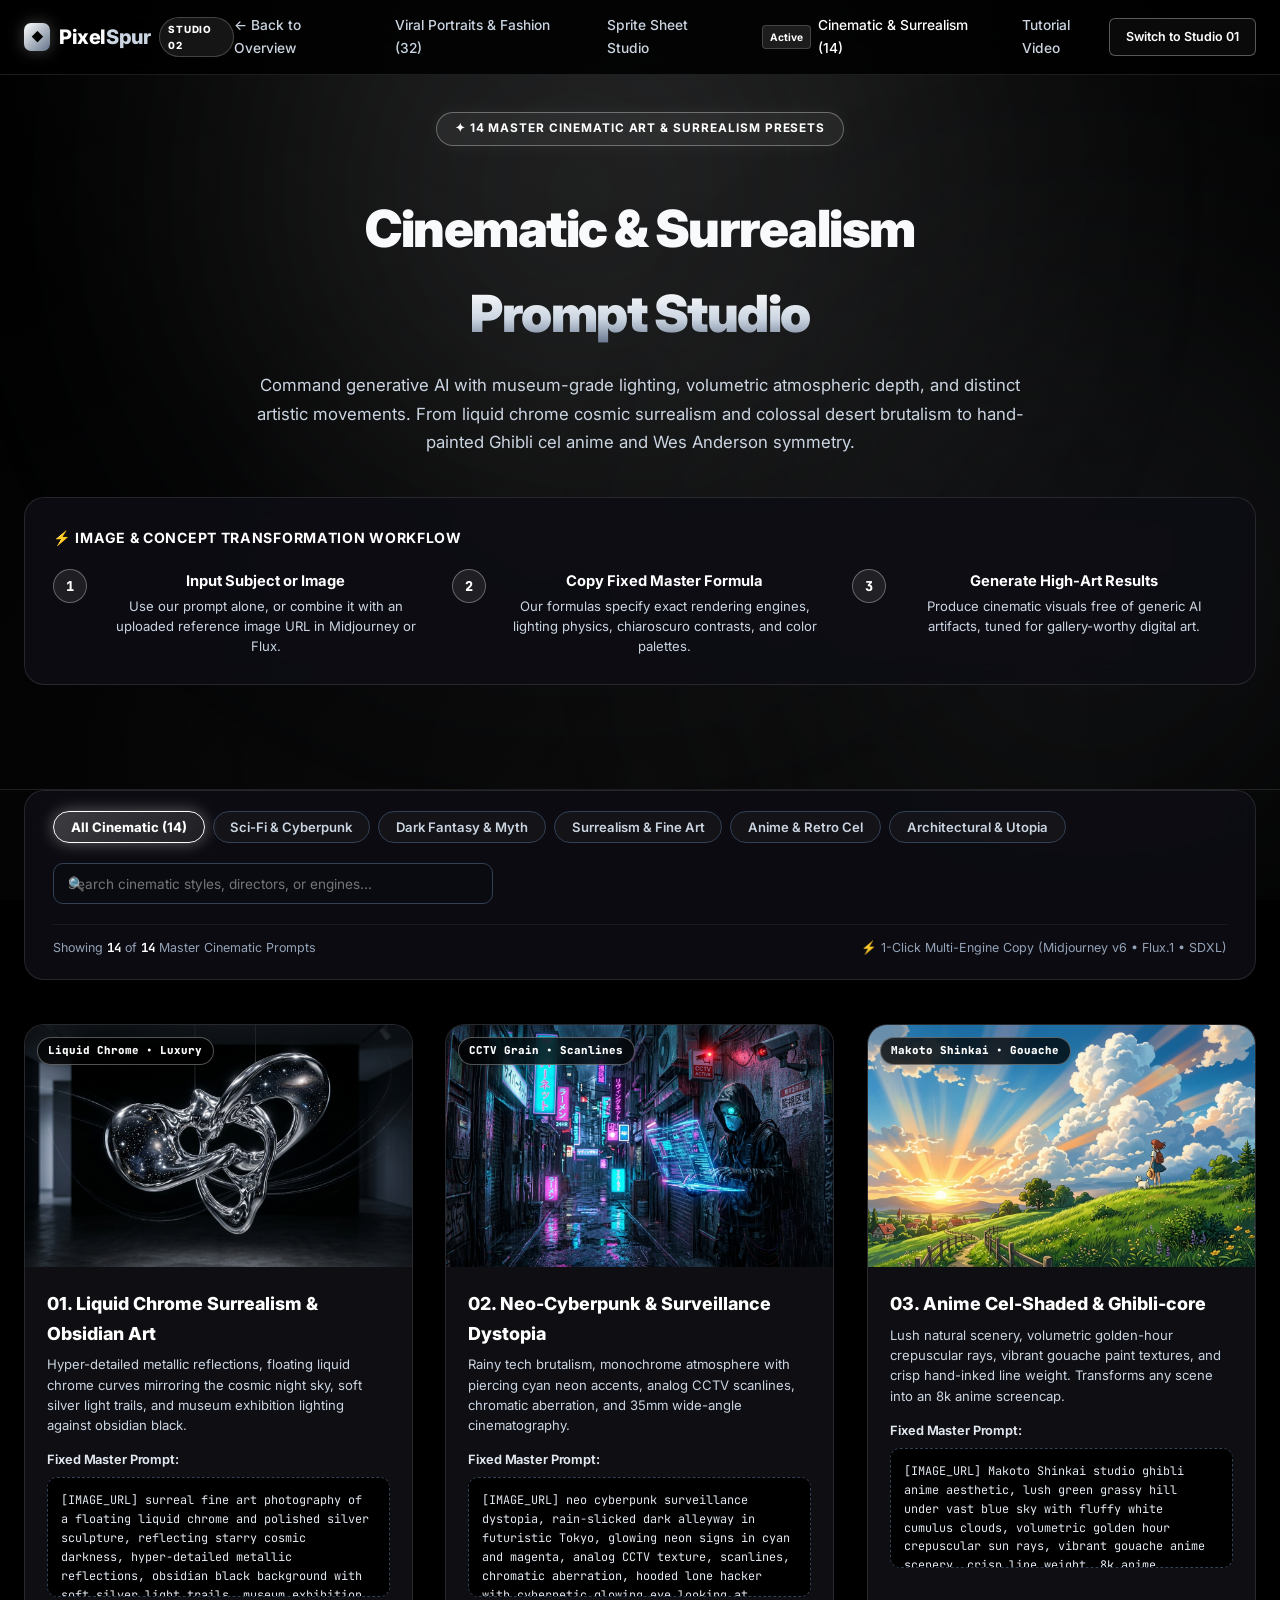
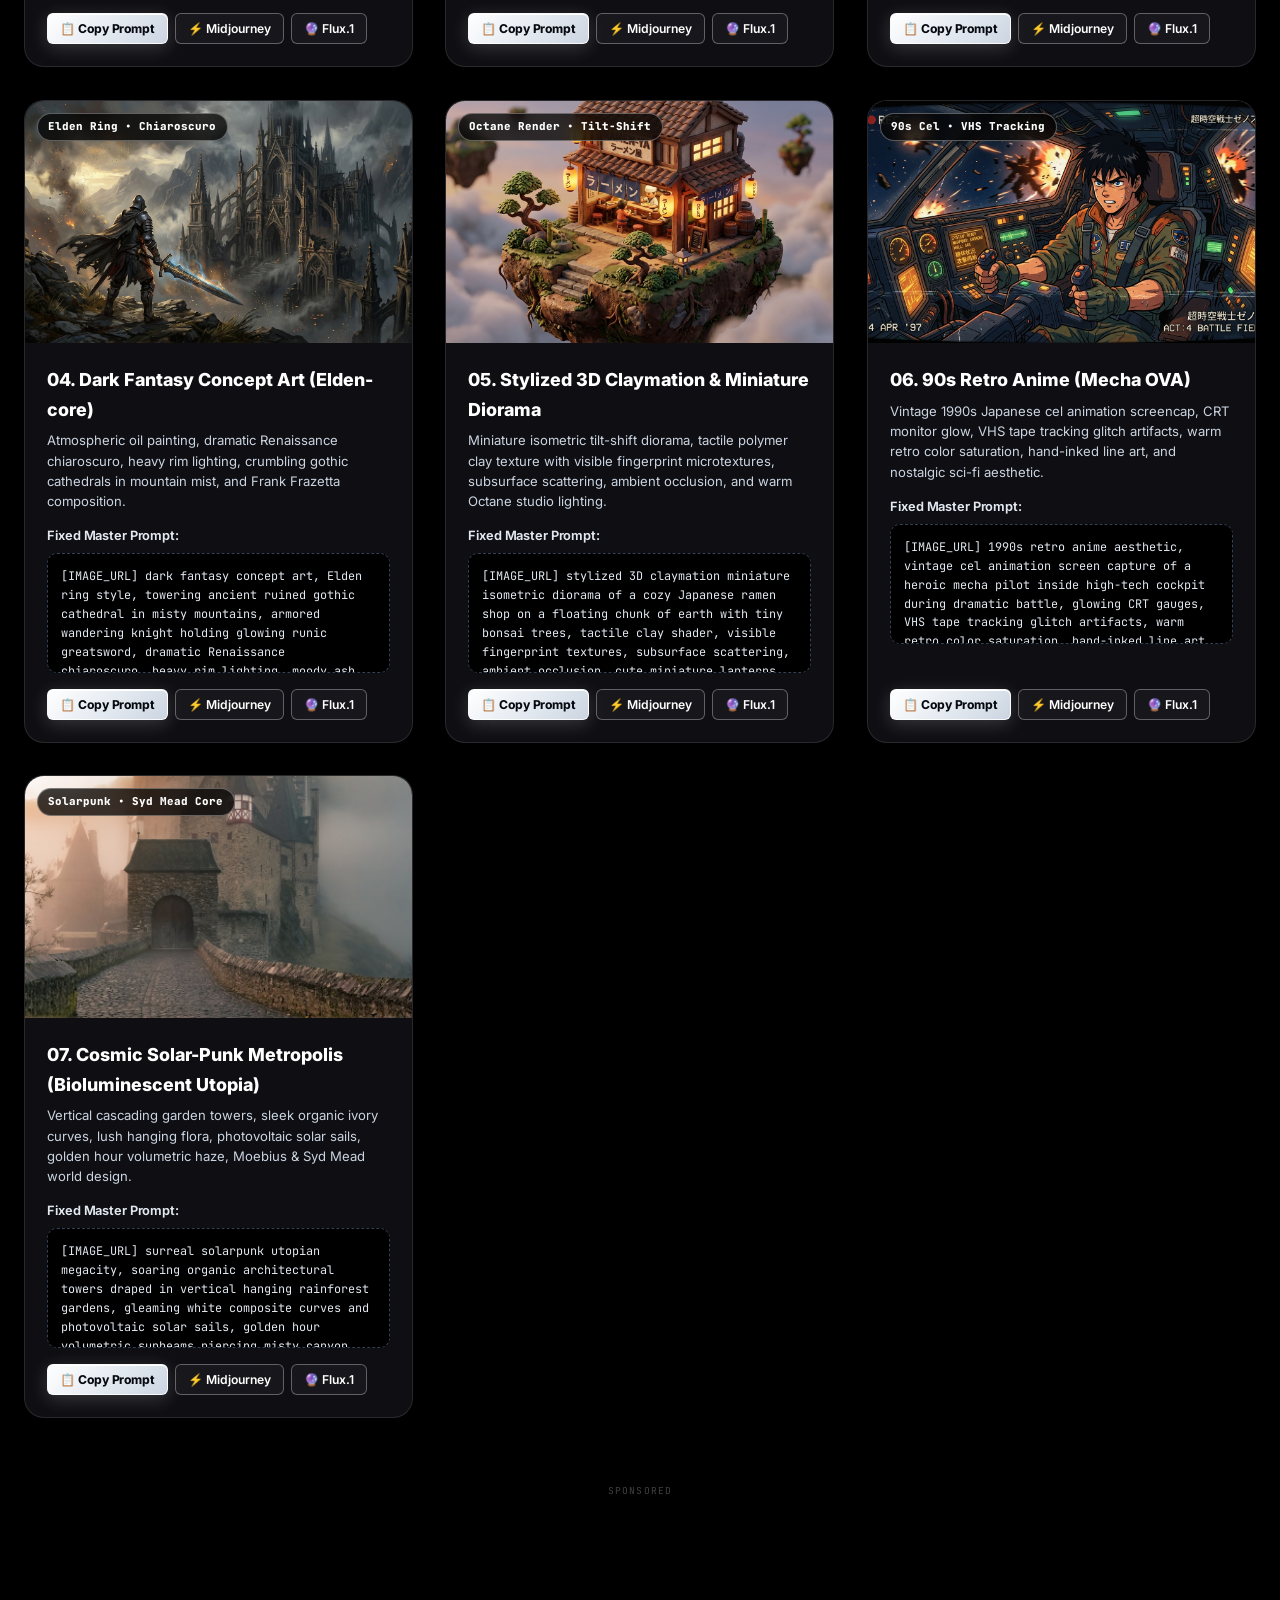
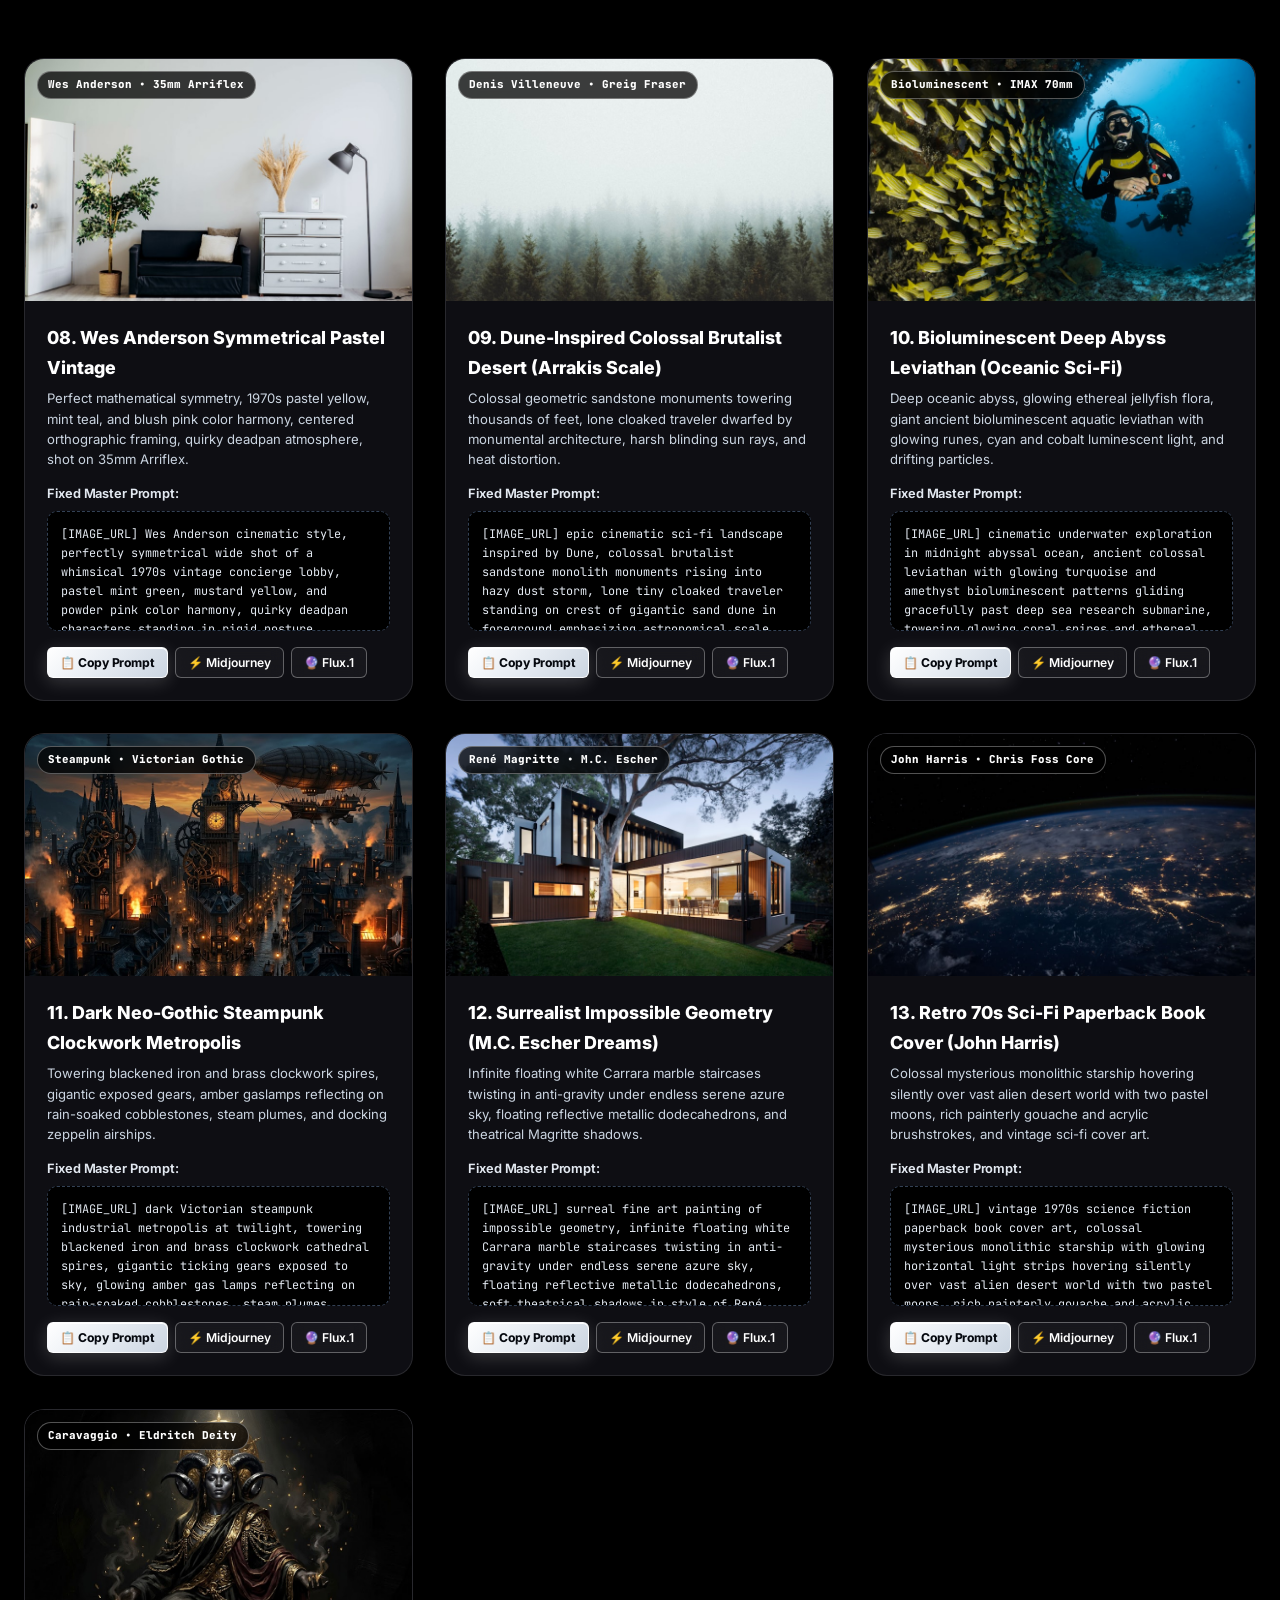
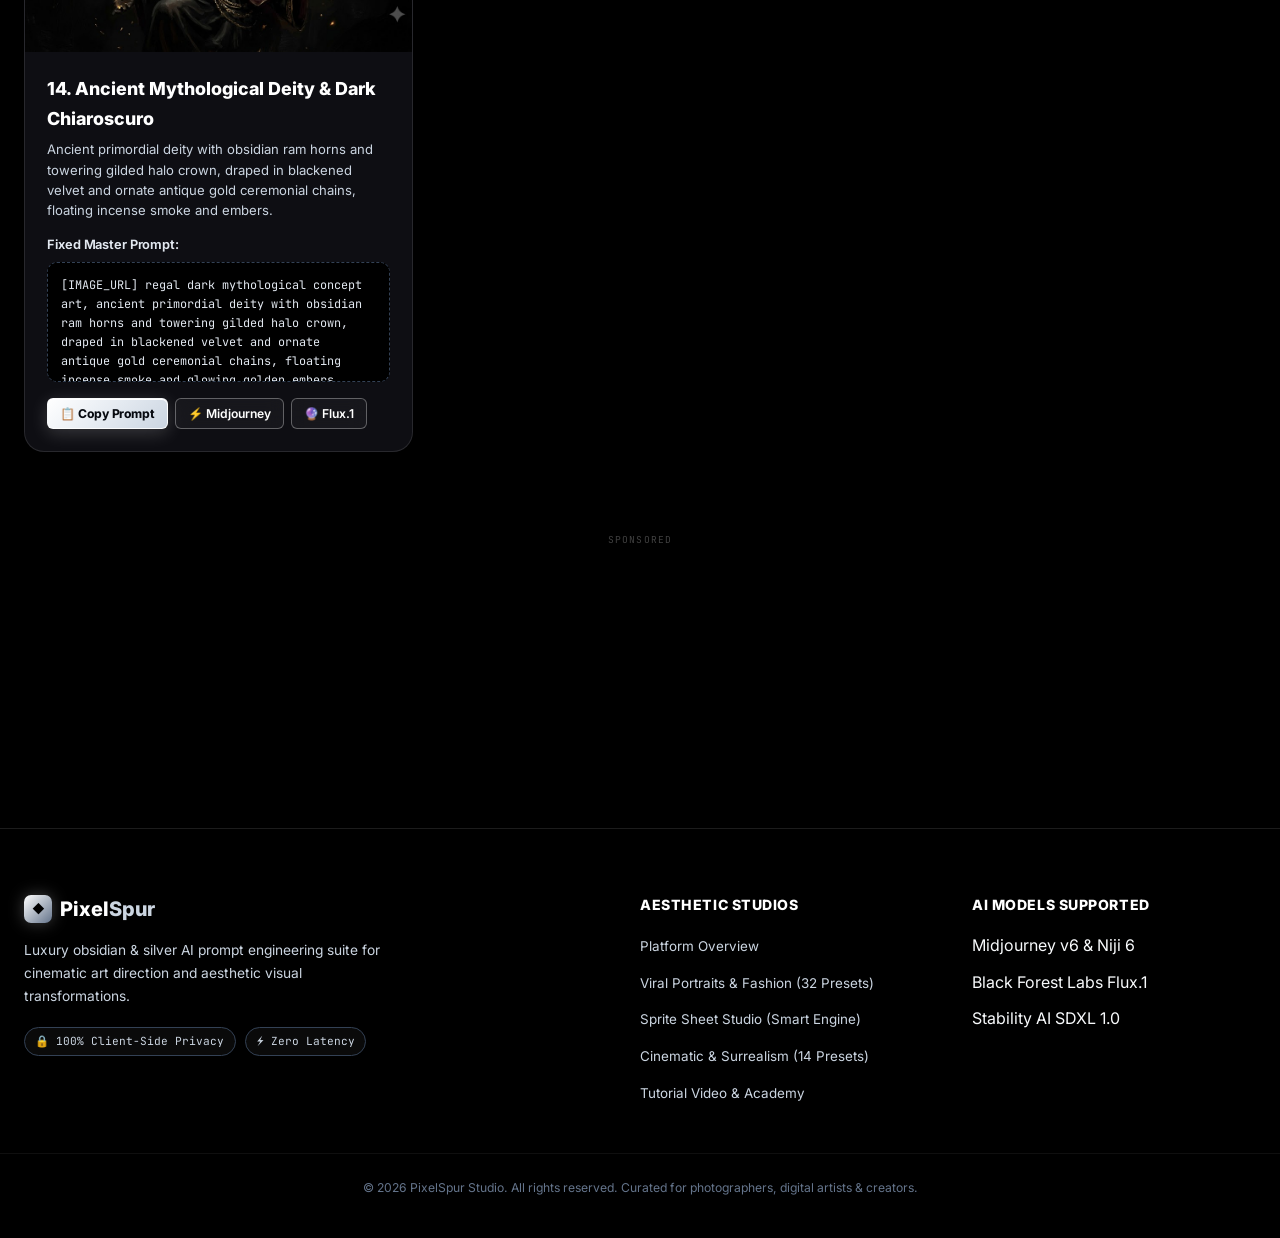
<file: cinematic-studio.html>
<!DOCTYPE html>
<html lang="en">
<head>
  <meta charset="UTF-8"/>
  <meta name="viewport" content="width=device-width, initial-scale=1.0"/>
  <meta name="monetag" content="8d0e62e8b4c85d81fd08d0e941b169b7"/>
  <title>Cinematic &amp; Surrealism Prompt Studio — PixelSpur</title>
  <meta name="description" content="Transform your concepts into museum-grade art: Liquid Chrome Surrealism, Neo-Cyberpunk Dystopia, Ghibli Cel-Shading, and Dark Fantasy concept art."/>

  <!-- Fonts -->
  <link rel="preconnect" href="https://fonts.googleapis.com"/>
  <link rel="preconnect" href="https://fonts.gstatic.com" crossorigin/>
  <link href="https://fonts.googleapis.com/css2?family=Inter:wght@300;400;500;600;700;800;900&family=JetBrains+Mono:wght@400;500;600;700&display=swap" rel="stylesheet"/>

  <!-- Stylesheet -->
  <link rel="icon" href="favicon.svg" type="image/svg+xml"/>
  <link rel="stylesheet" href="style.css"/>


</head>
<body>

<div id="scroll-progress"></div>

<!-- Ambient Metallic Silver Glows -->
<div class="silver-ambient" aria-hidden="true">
  <div class="silver-orb orb-silver-1"></div>
  <div class="silver-orb orb-silver-2"></div>
</div>

<!-- Fixed Header Navbar -->
<header id="nav">
  <div class="nav-inner">
    <a href="index.html" class="nav-logo">
      <span class="logo-icon">◆</span>
      <span class="logo-name">Pixel<span class="logo-accent">Spur</span></span>
      <span class="logo-badge">STUDIO 02</span>
    </a>

    <nav class="nav-links">
      <a href="index.html" class="nav-link">← Back to Overview</a>
      <a href="aesthetic-studio.html" class="nav-link">Viral Portraits &amp; Fashion (32)</a>
      <a href="sprite-studio.html" class="nav-link">Sprite Sheet Studio</a>
      <a href="cinematic-studio.html" class="nav-link active">
        <span class="nav-pill">Active</span> Cinematic &amp; Surrealism (14)
      </a>
      <a href="tutorial.html" class="nav-link">Tutorial Video</a>
    </nav>

    <div class="nav-actions">
      <a href="aesthetic-studio.html" class="btn btn-small btn-silver-outline">Switch to Studio 01</a>
    </div>
  </div>
</header>

<!-- Studio Header -->
<section class="page-header">
  <div class="container">
    <div class="page-badge-row">
      <span class="silver-badge">✦ 14 MASTER CINEMATIC ART &amp; SURREALISM PRESETS</span>
    </div>
    <h1 class="page-title">
      Cinematic &amp; Surrealism <br/>
      <span class="silver-grad-text">Prompt Studio</span>
    </h1>
    <p class="page-sub">
      Command generative AI with museum-grade lighting, volumetric atmospheric depth, and distinct artistic movements.
      From liquid chrome cosmic surrealism and colossal desert brutalism to hand-painted Ghibli cel anime and Wes Anderson symmetry.
    </p>

    <!-- 3-Step Workflow -->
    <div class="workflow-box">
      <div class="workflow-header">
        <span>⚡ Image &amp; Concept Transformation Workflow</span>
      </div>
      <div class="workflow-steps-row">
        <div class="wf-step">
          <div class="wf-num">1</div>
          <div>
            <h5>Input Subject or Image</h5>
            <p>Use our prompt alone, or combine it with an uploaded reference image URL in Midjourney or Flux.</p>
          </div>
        </div>
        <div class="wf-step">
          <div class="wf-num">2</div>
          <div>
            <h5>Copy Fixed Master Formula</h5>
            <p>Our formulas specify exact rendering engines, lighting physics, chiaroscuro contrasts, and color palettes.</p>
          </div>
        </div>
        <div class="wf-step">
          <div class="wf-num">3</div>
          <div>
            <h5>Generate High-Art Results</h5>
            <p>Produce cinematic visuals free of generic AI artifacts, tuned for gallery-worthy digital art.</p>
          </div>
        </div>
      </div>
    </div>
  </div>
</section>

<!-- Studio Toolbar: Category Tabs & Live Search -->
<div class="container">
  <div class="studio-toolbar reveal-on-scroll">
    <div class="filter-row">
      <!-- Category Tabs -->
      <div class="filter-tabs">
        <button class="filter-btn active" data-filter="all">All Cinematic (14)</button>
        <button class="filter-btn" data-filter="scifi">Sci-Fi &amp; Cyberpunk</button>
        <button class="filter-btn" data-filter="fantasy">Dark Fantasy &amp; Myth</button>
        <button class="filter-btn" data-filter="surrealism">Surrealism &amp; Fine Art</button>
        <button class="filter-btn" data-filter="anime">Anime &amp; Retro Cel</button>
        <button class="filter-btn" data-filter="architectural">Architectural &amp; Utopia</button>
      </div>

      <!-- Live Search Box -->
      <div class="search-box-wrap">
        <span class="search-icon-svg">🔍</span>
        <input type="text" id="prompt-search" placeholder="Search cinematic styles, directors, or engines..." aria-label="Search prompts"/>
      </div>
    </div>

    <!-- Stats Bar -->
    <div class="filter-stats-bar">
      <span>Showing <strong id="showing-count">14</strong> of <strong id="total-count">14</strong> Master Cinematic Prompts</span>
      <span>⚡ 1-Click Multi-Engine Copy (Midjourney v6 • Flux.1 • SDXL)</span>
    </div>
  </div>
</div>

<!-- Gallery of Cinematic & Surrealism Prompts -->
<main class="container">
  <div class="aesthetic-grid-full">

    <!-- Preset 1: Liquid Chrome Surrealism -->
    <article class="aesthetic-card-full reveal-on-scroll" data-category="surrealism">
      <div class="card-thumb-wrap">
        <img src="assets/chrome_sculpture.jpg" alt="Liquid Chrome Surrealism Floating Sculpture" class="card-thumb" loading="eager"/>
        <span class="thumb-tag">Liquid Chrome • Luxury</span>
      </div>
      <div class="card-body-full">
        <h3 class="card-title-full">01. Liquid Chrome Surrealism &amp; Obsidian Art</h3>
        <p class="card-desc-full">
          Hyper-detailed metallic reflections, floating liquid chrome curves mirroring the cosmic night sky, soft silver light trails, and museum exhibition lighting against obsidian black.
        </p>
        <label class="field-label">Fixed Master Prompt:</label>
        <pre class="prompt-copy-box">[IMAGE_URL] surreal fine art photography of a floating liquid chrome and polished silver sculpture, reflecting starry cosmic darkness, hyper-detailed metallic reflections, obsidian black background with soft silver light trails, museum exhibition lighting, 8k resolution, minimalist luxury aesthetic --ar 16:9 --style raw --s 350</pre>
        <div class="card-actions-row">
          <button class="btn btn-small btn-silver copy-prompt-trigger">📋 Copy Prompt</button>
          <button class="btn btn-small btn-silver-outline copy-mj-trigger">⚡ Midjourney</button>
          <button class="btn btn-small btn-silver-outline copy-flux-trigger">🔮 Flux.1</button>
        </div>
      </div>
    </article>

    <!-- Preset 2: Neo-Cyberpunk Dystopia -->
    <article class="aesthetic-card-full reveal-on-scroll" data-category="scifi">
      <div class="card-thumb-wrap">
        <img src="assets/cyberpunk_neon.jpg" alt="Neo-Cyberpunk Surveillance Dystopia" class="card-thumb" loading="lazy"/>
        <span class="thumb-tag">CCTV Grain • Scanlines</span>
      </div>
      <div class="card-body-full">
        <h3 class="card-title-full">02. Neo-Cyberpunk &amp; Surveillance Dystopia</h3>
        <p class="card-desc-full">
          Rainy tech brutalism, monochrome atmosphere with piercing cyan neon accents, analog CCTV scanlines, chromatic aberration, and 35mm wide-angle cinematography.
        </p>
        <label class="field-label">Fixed Master Prompt:</label>
        <pre class="prompt-copy-box">[IMAGE_URL] neo cyberpunk surveillance dystopia, rain-slicked dark alleyway in futuristic Tokyo, glowing neon signs in cyan and magenta, analog CCTV texture, scanlines, chromatic aberration, hooded lone hacker with cybernetic glowing eye looking at holographic terminal, 35mm wide angle cinematography --ar 16:9 --style raw --s 350</pre>
        <div class="card-actions-row">
          <button class="btn btn-small btn-silver copy-prompt-trigger">📋 Copy Prompt</button>
          <button class="btn btn-small btn-silver-outline copy-mj-trigger">⚡ Midjourney</button>
          <button class="btn btn-small btn-silver-outline copy-flux-trigger">🔮 Flux.1</button>
        </div>
      </div>
    </article>

    <!-- Preset 3: Anime Cel-Shaded & Ghibli-core -->
    <article class="aesthetic-card-full reveal-on-scroll" data-category="anime">
      <div class="card-thumb-wrap">
        <img src="assets/ghibli_anime.jpg" alt="Anime Cel Shaded Scenery" class="card-thumb" loading="lazy"/>
        <span class="thumb-tag">Makoto Shinkai • Gouache</span>
      </div>
      <div class="card-body-full">
        <h3 class="card-title-full">03. Anime Cel-Shaded &amp; Ghibli-core</h3>
        <p class="card-desc-full">
          Lush natural scenery, volumetric golden-hour crepuscular rays, vibrant gouache paint textures, and crisp hand-inked line weight. Transforms any scene into an 8k anime screencap.
        </p>
        <label class="field-label">Fixed Master Prompt:</label>
        <pre class="prompt-copy-box">[IMAGE_URL] Makoto Shinkai studio ghibli anime aesthetic, lush green grassy hill under vast blue sky with fluffy white cumulus clouds, volumetric golden hour crepuscular sun rays, vibrant gouache anime scenery, crisp line weight, 8k anime screencap, cinematic masterpiece --ar 16:9 --style raw --s 250 --niji 6</pre>
        <div class="card-actions-row">
          <button class="btn btn-small btn-silver copy-prompt-trigger">📋 Copy Prompt</button>
          <button class="btn btn-small btn-silver-outline copy-mj-trigger">⚡ Midjourney</button>
          <button class="btn btn-small btn-silver-outline copy-flux-trigger">🔮 Flux.1</button>
        </div>
      </div>
    </article>

    <!-- Preset 4: Dark Fantasy Concept Art -->
    <article class="aesthetic-card-full reveal-on-scroll" data-category="fantasy">
      <div class="card-thumb-wrap">
        <img src="assets/dark_fantasy.jpg" alt="Dark Fantasy Concept Art Elden Core" class="card-thumb" loading="lazy"/>
        <span class="thumb-tag">Elden Ring • Chiaroscuro</span>
      </div>
      <div class="card-body-full">
        <h3 class="card-title-full">04. Dark Fantasy Concept Art (Elden-core)</h3>
        <p class="card-desc-full">
          Atmospheric oil painting, dramatic Renaissance chiaroscuro, heavy rim lighting, crumbling gothic cathedrals in mountain mist, and Frank Frazetta composition.
        </p>
        <label class="field-label">Fixed Master Prompt:</label>
        <pre class="prompt-copy-box">[IMAGE_URL] dark fantasy concept art, Elden ring style, towering ancient ruined gothic cathedral in misty mountains, armored wandering knight holding glowing runic greatsword, dramatic Renaissance chiaroscuro, heavy rim lighting, moody ash and gold dust particles, oil painting texture, Frank Frazetta composition --ar 16:9 --style raw --s 450</pre>
        <div class="card-actions-row">
          <button class="btn btn-small btn-silver copy-prompt-trigger">📋 Copy Prompt</button>
          <button class="btn btn-small btn-silver-outline copy-mj-trigger">⚡ Midjourney</button>
          <button class="btn btn-small btn-silver-outline copy-flux-trigger">🔮 Flux.1</button>
        </div>
      </div>
    </article>

    <!-- Preset 5: Stylized 3D Claymation & Diorama -->
    <article class="aesthetic-card-full reveal-on-scroll" data-category="surrealism">
      <div class="card-thumb-wrap">
        <img src="assets/claymation_3d.jpg" alt="Stylized 3D Claymation Miniature Diorama" class="card-thumb" loading="lazy"/>
        <span class="thumb-tag">Octane Render • Tilt-Shift</span>
      </div>
      <div class="card-body-full">
        <h3 class="card-title-full">05. Stylized 3D Claymation &amp; Miniature Diorama</h3>
        <p class="card-desc-full">
          Miniature isometric tilt-shift diorama, tactile polymer clay texture with visible fingerprint microtextures, subsurface scattering, ambient occlusion, and warm Octane studio lighting.
        </p>
        <label class="field-label">Fixed Master Prompt:</label>
        <pre class="prompt-copy-box">[IMAGE_URL] stylized 3D claymation miniature isometric diorama of a cozy Japanese ramen shop on a floating chunk of earth with tiny bonsai trees, tactile clay shader, visible fingerprint textures, subsurface scattering, ambient occlusion, cute miniature lanterns glowing warmly, Octane render 3D asset style --ar 16:9 --style raw --s 300</pre>
        <div class="card-actions-row">
          <button class="btn btn-small btn-silver copy-prompt-trigger">📋 Copy Prompt</button>
          <button class="btn btn-small btn-silver-outline copy-mj-trigger">⚡ Midjourney</button>
          <button class="btn btn-small btn-silver-outline copy-flux-trigger">🔮 Flux.1</button>
        </div>
      </div>
    </article>

    <!-- Preset 6: 90s Retro Anime OVA -->
    <article class="aesthetic-card-full reveal-on-scroll" data-category="anime">
      <div class="card-thumb-wrap">
        <img src="assets/retro_mecha.jpg" alt="90s Retro Anime Mecha OVA Screencap" class="card-thumb" loading="lazy"/>
        <span class="thumb-tag">90s Cel • VHS Tracking</span>
      </div>
      <div class="card-body-full">
        <h3 class="card-title-full">06. 90s Retro Anime (Mecha OVA)</h3>
        <p class="card-desc-full">
          Vintage 1990s Japanese cel animation screencap, CRT monitor glow, VHS tape tracking glitch artifacts, warm retro color saturation, hand-inked line art, and nostalgic sci-fi aesthetic.
        </p>
        <label class="field-label">Fixed Master Prompt:</label>
        <pre class="prompt-copy-box">[IMAGE_URL] 1990s retro anime aesthetic, vintage cel animation screen capture of a heroic mecha pilot inside high-tech cockpit during dramatic battle, glowing CRT gauges, VHS tape tracking glitch artifacts, warm retro color saturation, hand-inked line art, nostalgic sci-fi OVA masterpiece --ar 16:9 --style raw --s 300 --niji 5</pre>
        <div class="card-actions-row">
          <button class="btn btn-small btn-silver copy-prompt-trigger">📋 Copy Prompt</button>
          <button class="btn btn-small btn-silver-outline copy-mj-trigger">⚡ Midjourney</button>
          <button class="btn btn-small btn-silver-outline copy-flux-trigger">🔮 Flux.1</button>
        </div>
      </div>
    </article>

    <!-- Preset 7: Cosmic Solar-Punk Metropolis -->
    <article class="aesthetic-card-full reveal-on-scroll" data-category="architectural">
      <div class="card-thumb-wrap">
        <img src="assets/solarpunk_city.jpg" alt="Cosmic Solar-Punk Metropolis" class="card-thumb" loading="lazy"/>
        <span class="thumb-tag">Solarpunk • Syd Mead Core</span>
      </div>
      <div class="card-body-full">
        <h3 class="card-title-full">07. Cosmic Solar-Punk Metropolis (Bioluminescent Utopia)</h3>
        <p class="card-desc-full">
          Vertical cascading garden towers, sleek organic ivory curves, lush hanging flora, photovoltaic solar sails, golden hour volumetric haze, Moebius &amp; Syd Mead world design.
        </p>
        <label class="field-label">Fixed Master Prompt:</label>
        <pre class="prompt-copy-box">[IMAGE_URL] surreal solarpunk utopian megacity, soaring organic architectural towers draped in vertical hanging rainforest gardens, gleaming white composite curves and photovoltaic solar sails, golden hour volumetric sunbeams piercing misty canyon skybridges, flying clean-energy transit pods, Moebius and Syd Mead concept art, 8k cinematic masterpiece --ar 16:9 --style raw --s 350</pre>
        <div class="card-actions-row">
          <button class="btn btn-small btn-silver copy-prompt-trigger">📋 Copy Prompt</button>
          <button class="btn btn-small btn-silver-outline copy-mj-trigger">⚡ Midjourney</button>
          <button class="btn btn-small btn-silver-outline copy-flux-trigger">🔮 Flux.1</button>
        </div>
      </div>
    </article>

    <!-- Adsterra 728x90 Leaderboard (Mid-Gallery Placement) -->
    <div class="ad-slot-wrapper" style="grid-column: 1 / -1; margin: 2rem 0; text-align: center; min-height: 90px; display: flex; justify-content: center; align-items: center;">
      <div id="atContainer-d5787b8bf3e86de096d5f5bf12337635">
        <script data-cfasync="false" type="text/javascript">
          atOptions = {
            'key' : 'd5787b8bf3e86de096d5f5bf12337635',
            'format' : 'iframe',
            'height' : 90,
            'width' : 728,
            'params' : {}
          };
        </script>
        <script data-cfasync="false" type="text/javascript" src="https://www.highrevenueformat.com/d5787b8bf3e86de096d5f5bf12337635/invoke.js"></script>
      </div>
    </div>

    <!-- Preset 8: Wes Anderson Symmetrical Pastel Vintage -->
    <article class="aesthetic-card-full reveal-on-scroll" data-category="anime">
      <div class="card-thumb-wrap">
        <img src="assets/wes_anderson.jpg" alt="Wes Anderson Symmetrical Pastel Vintage" class="card-thumb" loading="lazy"/>
        <span class="thumb-tag">Wes Anderson • 35mm Arriflex</span>
      </div>
      <div class="card-body-full">
        <h3 class="card-title-full">08. Wes Anderson Symmetrical Pastel Vintage</h3>
        <p class="card-desc-full">
          Perfect mathematical symmetry, 1970s pastel yellow, mint teal, and blush pink color harmony, centered orthographic framing, quirky deadpan atmosphere, shot on 35mm Arriflex.
        </p>
        <label class="field-label">Fixed Master Prompt:</label>
        <pre class="prompt-copy-box">[IMAGE_URL] Wes Anderson cinematic style, perfectly symmetrical wide shot of a whimsical 1970s vintage concierge lobby, pastel mint green, mustard yellow, and powder pink color harmony, quirky deadpan characters standing in rigid posture, centered orthographic composition, shot on 35mm Arriflex, rich film grain, Kodak Vision3 250D --ar 16:9 --style raw --s 260</pre>
        <div class="card-actions-row">
          <button class="btn btn-small btn-silver copy-prompt-trigger">📋 Copy Prompt</button>
          <button class="btn btn-small btn-silver-outline copy-mj-trigger">⚡ Midjourney</button>
          <button class="btn btn-small btn-silver-outline copy-flux-trigger">🔮 Flux.1</button>
        </div>
      </div>
    </article>

    <!-- Preset 9: Dune-Inspired Colossal Brutalist Desert -->
    <article class="aesthetic-card-full reveal-on-scroll" data-category="scifi">
      <div class="card-thumb-wrap">
        <img src="assets/dune_desert.jpg" alt="Dune-Inspired Colossal Brutalist Desert" class="card-thumb" loading="lazy"/>
        <span class="thumb-tag">Denis Villeneuve • Greig Fraser</span>
      </div>
      <div class="card-body-full">
        <h3 class="card-title-full">09. Dune-Inspired Colossal Brutalist Desert (Arrakis Scale)</h3>
        <p class="card-desc-full">
          Colossal geometric sandstone monuments towering thousands of feet, lone cloaked traveler dwarfed by monumental architecture, harsh blinding sun rays, and heat distortion.
        </p>
        <label class="field-label">Fixed Master Prompt:</label>
        <pre class="prompt-copy-box">[IMAGE_URL] epic cinematic sci-fi landscape inspired by Dune, colossal brutalist sandstone monolith monuments rising into hazy dust storm, lone tiny cloaked traveler standing on crest of gigantic sand dune in foreground emphasizing astronomical scale, harsh blinding sun rays, atmospheric heat distortion, Greig Fraser cinematography, IMAX 70mm frame --ar 16:9 --style raw --s 400</pre>
        <div class="card-actions-row">
          <button class="btn btn-small btn-silver copy-prompt-trigger">📋 Copy Prompt</button>
          <button class="btn btn-small btn-silver-outline copy-mj-trigger">⚡ Midjourney</button>
          <button class="btn btn-small btn-silver-outline copy-flux-trigger">🔮 Flux.1</button>
        </div>
      </div>
    </article>

    <!-- Preset 10: Bioluminescent Deep Abyss Leviathan -->
    <article class="aesthetic-card-full reveal-on-scroll" data-category="scifi">
      <div class="card-thumb-wrap">
        <img src="assets/bioluminescent_abyss.jpg" alt="Bioluminescent Deep Abyss Leviathan" class="card-thumb" loading="lazy"/>
        <span class="thumb-tag">Bioluminescent • IMAX 70mm</span>
      </div>
      <div class="card-body-full">
        <h3 class="card-title-full">10. Bioluminescent Deep Abyss Leviathan (Oceanic Sci-Fi)</h3>
        <p class="card-desc-full">
          Deep oceanic abyss, glowing ethereal jellyfish flora, giant ancient bioluminescent aquatic leviathan with glowing runes, cyan and cobalt luminescent light, and drifting particles.
        </p>
        <label class="field-label">Fixed Master Prompt:</label>
        <pre class="prompt-copy-box">[IMAGE_URL] cinematic underwater exploration in midnight abyssal ocean, ancient colossal leviathan with glowing turquoise and amethyst bioluminescent patterns gliding gracefully past deep sea research submarine, towering glowing coral spires and ethereal jellyfish drifting in floating dust particles, IMAX 70mm underwater cinematography --ar 16:9 --style raw --s 380</pre>
        <div class="card-actions-row">
          <button class="btn btn-small btn-silver copy-prompt-trigger">📋 Copy Prompt</button>
          <button class="btn btn-small btn-silver-outline copy-mj-trigger">⚡ Midjourney</button>
          <button class="btn btn-small btn-silver-outline copy-flux-trigger">🔮 Flux.1</button>
        </div>
      </div>
    </article>

    <!-- Preset 11: Dark Neo-Gothic Steampunk Clockwork Metropolis -->
    <article class="aesthetic-card-full reveal-on-scroll" data-category="fantasy">
      <div class="card-thumb-wrap">
        <img src="assets/steampunk_clockwork.jpg" alt="Dark Neo-Gothic Steampunk Clockwork Metropolis" class="card-thumb" loading="lazy"/>
        <span class="thumb-tag">Steampunk • Victorian Gothic</span>
      </div>
      <div class="card-body-full">
        <h3 class="card-title-full">11. Dark Neo-Gothic Steampunk Clockwork Metropolis</h3>
        <p class="card-desc-full">
          Towering blackened iron and brass clockwork spires, gigantic exposed gears, amber gaslamps reflecting on rain-soaked cobblestones, steam plumes, and docking zeppelin airships.
        </p>
        <label class="field-label">Fixed Master Prompt:</label>
        <pre class="prompt-copy-box">[IMAGE_URL] dark Victorian steampunk industrial metropolis at twilight, towering blackened iron and brass clockwork cathedral spires, gigantic ticking gears exposed to sky, glowing amber gas lamps reflecting on rain-soaked cobblestones, steam plumes illuminated by furnace glow, massive zeppelin airship docking at spire, cinematic concept art --ar 16:9 --style raw --s 350</pre>
        <div class="card-actions-row">
          <button class="btn btn-small btn-silver copy-prompt-trigger">📋 Copy Prompt</button>
          <button class="btn btn-small btn-silver-outline copy-mj-trigger">⚡ Midjourney</button>
          <button class="btn btn-small btn-silver-outline copy-flux-trigger">🔮 Flux.1</button>
        </div>
      </div>
    </article>

    <!-- Preset 12: Surrealist Impossible Geometry -->
    <article class="aesthetic-card-full reveal-on-scroll" data-category="surrealism">
      <div class="card-thumb-wrap">
        <img src="assets/impossible_geometry.jpg" alt="Surrealist Impossible Geometry" class="card-thumb" loading="lazy"/>
        <span class="thumb-tag">René Magritte • M.C. Escher</span>
      </div>
      <div class="card-body-full">
        <h3 class="card-title-full">12. Surrealist Impossible Geometry (M.C. Escher Dreams)</h3>
        <p class="card-desc-full">
          Infinite floating white Carrara marble staircases twisting in anti-gravity under endless serene azure sky, floating reflective metallic dodecahedrons, and theatrical Magritte shadows.
        </p>
        <label class="field-label">Fixed Master Prompt:</label>
        <pre class="prompt-copy-box">[IMAGE_URL] surreal fine art painting of impossible geometry, infinite floating white Carrara marble staircases twisting in anti-gravity under endless serene azure sky, floating reflective metallic dodecahedrons, soft theatrical shadows in style of René Magritte and Giorgio de Chirico, dreamlike metaphysical silence, 8k museum oil painting --ar 16:9 --style raw --s 300</pre>
        <div class="card-actions-row">
          <button class="btn btn-small btn-silver copy-prompt-trigger">📋 Copy Prompt</button>
          <button class="btn btn-small btn-silver-outline copy-mj-trigger">⚡ Midjourney</button>
          <button class="btn btn-small btn-silver-outline copy-flux-trigger">🔮 Flux.1</button>
        </div>
      </div>
    </article>

    <!-- Preset 13: Retro 70s Sci-Fi Paperback Book Cover -->
    <article class="aesthetic-card-full reveal-on-scroll" data-category="anime">
      <div class="card-thumb-wrap">
        <img src="assets/retroscifi_70s.jpg" alt="Retro 70s Sci-Fi Paperback Book Cover" class="card-thumb" loading="lazy"/>
        <span class="thumb-tag">John Harris • Chris Foss Core</span>
      </div>
      <div class="card-body-full">
        <h3 class="card-title-full">13. Retro 70s Sci-Fi Paperback Book Cover (John Harris)</h3>
        <p class="card-desc-full">
          Colossal mysterious monolithic starship hovering silently over vast alien desert world with two pastel moons, rich painterly gouache and acrylic brushstrokes, and vintage sci-fi cover art.
        </p>
        <label class="field-label">Fixed Master Prompt:</label>
        <pre class="prompt-copy-box">[IMAGE_URL] vintage 1970s science fiction paperback book cover art, colossal mysterious monolithic starship with glowing horizontal light strips hovering silently over vast alien desert world with two pastel moons, rich painterly gouache and acrylic brushstrokes, style of John Harris and Chris Foss, nostalgic retro sci-fi masterpiece --ar 16:9 --style raw --s 320</pre>
        <div class="card-actions-row">
          <button class="btn btn-small btn-silver copy-prompt-trigger">📋 Copy Prompt</button>
          <button class="btn btn-small btn-silver-outline copy-mj-trigger">⚡ Midjourney</button>
          <button class="btn btn-small btn-silver-outline copy-flux-trigger">🔮 Flux.1</button>
        </div>
      </div>
    </article>

    <!-- Preset 14: Ancient Mythological Deity & Dark Chiaroscuro -->
    <article class="aesthetic-card-full reveal-on-scroll" data-category="fantasy">
      <div class="card-thumb-wrap">
        <img src="assets/eldritch_myth.jpg" alt="Ancient Mythological Deity & Dark Chiaroscuro" class="card-thumb" loading="lazy"/>
        <span class="thumb-tag">Caravaggio • Eldritch Deity</span>
      </div>
      <div class="card-body-full">
        <h3 class="card-title-full">14. Ancient Mythological Deity &amp; Dark Chiaroscuro</h3>
        <p class="card-desc-full">
          Ancient primordial deity with obsidian ram horns and towering gilded halo crown, draped in blackened velvet and ornate antique gold ceremonial chains, floating incense smoke and embers.
        </p>
        <label class="field-label">Fixed Master Prompt:</label>
        <pre class="prompt-copy-box">[IMAGE_URL] regal dark mythological concept art, ancient primordial deity with obsidian ram horns and towering gilded halo crown, draped in blackened velvet and ornate antique gold ceremonial chains, floating incense smoke and glowing golden embers, extreme chiaroscuro spotlight from above against impenetrable darkness, Caravaggio oil painting --ar 16:9 --style raw --s 400</pre>
        <div class="card-actions-row">
          <button class="btn btn-small btn-silver copy-prompt-trigger">📋 Copy Prompt</button>
          <button class="btn btn-small btn-silver-outline copy-mj-trigger">⚡ Midjourney</button>
          <button class="btn btn-small btn-silver-outline copy-flux-trigger">🔮 Flux.1</button>
        </div>
      </div>
    </article>

  </div>

</main>

<!-- Adsterra 300x250 Medium Rectangle Banner -->
<div class="ad-slot-wrapper" style="margin: 3rem auto 1.5rem; text-align: center; min-height: 250px; display: flex; justify-content: center; align-items: center;">
  <div id="atContainer-c075bb1d519d3ba0713981030cb622ed">
    <script data-cfasync="false" type="text/javascript">
      atOptions = {
        'key' : 'c075bb1d519d3ba0713981030cb622ed',
        'format' : 'iframe',
        'height' : 250,
        'width' : 300,
        'params' : {}
      };
    </script>
    <script data-cfasync="false" type="text/javascript" src="https://www.highrevenueformat.com/c075bb1d519d3ba0713981030cb622ed/invoke.js"></script>
  </div>
</div>

<!-- Footer -->

<footer id="footer">
  <div class="container footer-inner">
    <div class="footer-col">
      <div class="footer-brand">
        <span class="logo-icon">◆</span>
        <span class="logo-name">Pixel<span class="logo-accent">Spur</span></span>
      </div>
      <p class="footer-text">
        Luxury obsidian &amp; silver AI prompt engineering suite for cinematic art direction and aesthetic visual transformations.
      </p>
      <div class="footer-badges">
        <span class="footer-pill">🔒 100% Client-Side Privacy</span>
        <span class="footer-pill">⚡ Zero Latency</span>
      </div>
    </div>

    <div class="footer-col">
      <h5 class="footer-heading">Aesthetic Studios</h5>
      <ul class="footer-links">
        <li><a href="index.html">Platform Overview</a></li>
        <li><a href="aesthetic-studio.html">Viral Portraits &amp; Fashion (32 Presets)</a></li>
        <li><a href="sprite-studio.html">Sprite Sheet Studio (Smart Engine)</a></li>
        <li><a href="cinematic-studio.html">Cinematic &amp; Surrealism (14 Presets)</a></li>
        <li><a href="tutorial.html">Tutorial Video &amp; Academy</a></li>
      </ul>
    </div>

    <div class="footer-col">
      <h5 class="footer-heading">AI Models Supported</h5>
      <ul class="footer-links">
        <li><span>Midjourney v6 &amp; Niji 6</span></li>
        <li><span>Black Forest Labs Flux.1</span></li>
        <li><span>Stability AI SDXL 1.0</span></li>
      </ul>
    </div>
  </div>

  <div class="container footer-bottom">
    <p>© 2026 PixelSpur Studio. All rights reserved. Curated for photographers, digital artists &amp; creators.</p>
  </div>
</footer>

<script src="app.js"></script>

</body>
</html>
</file>
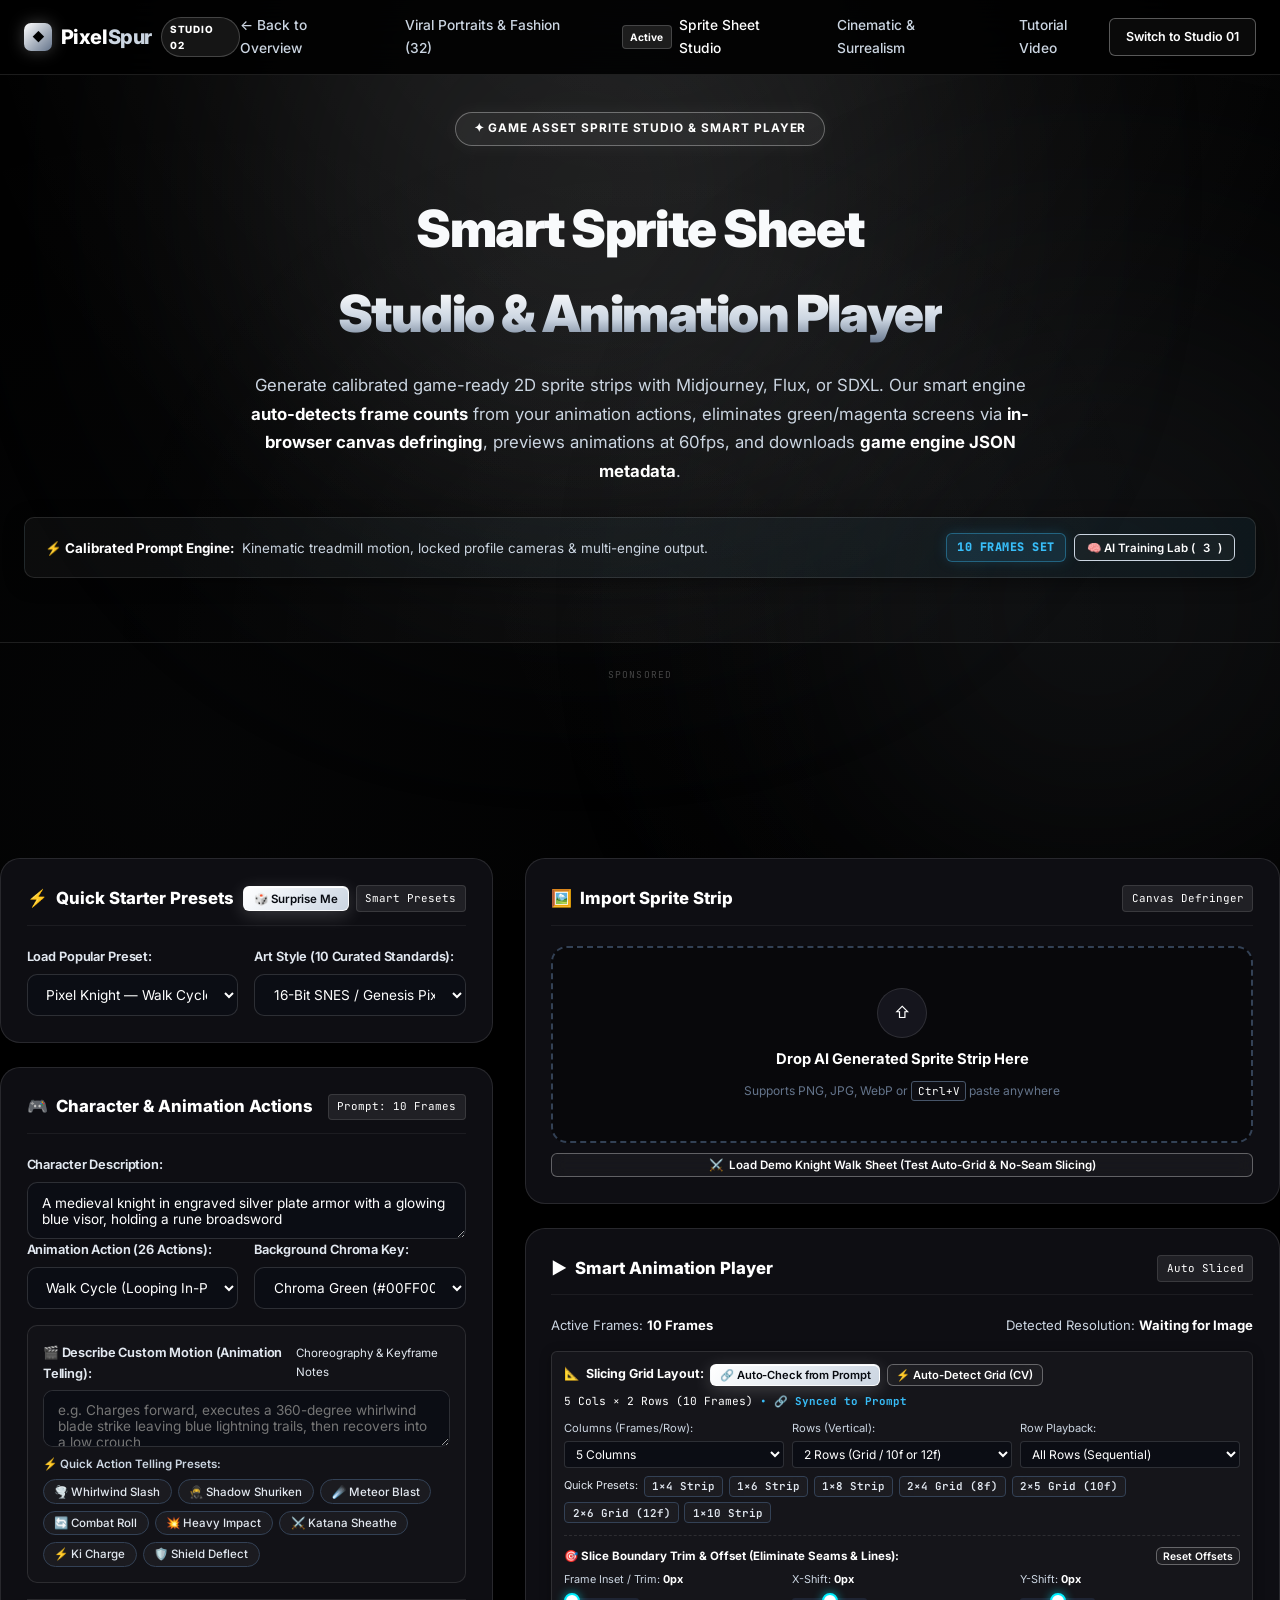
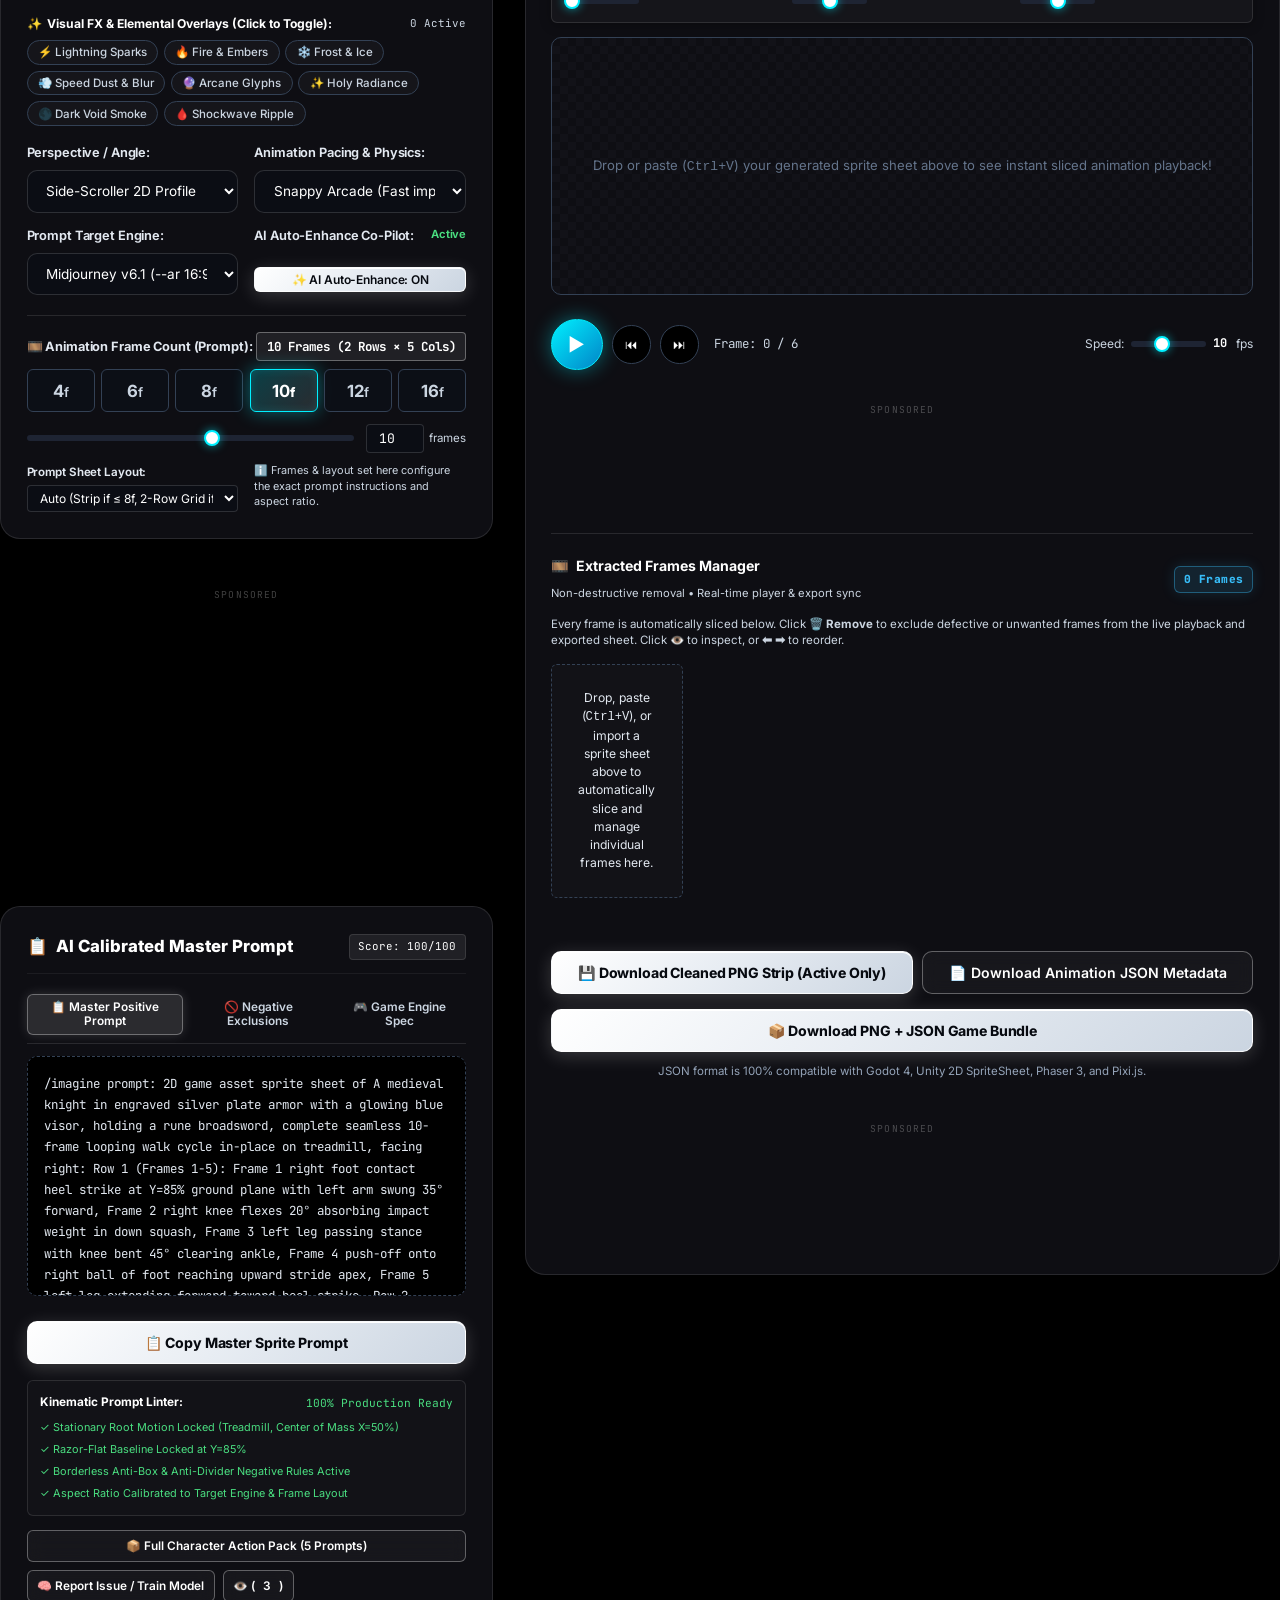
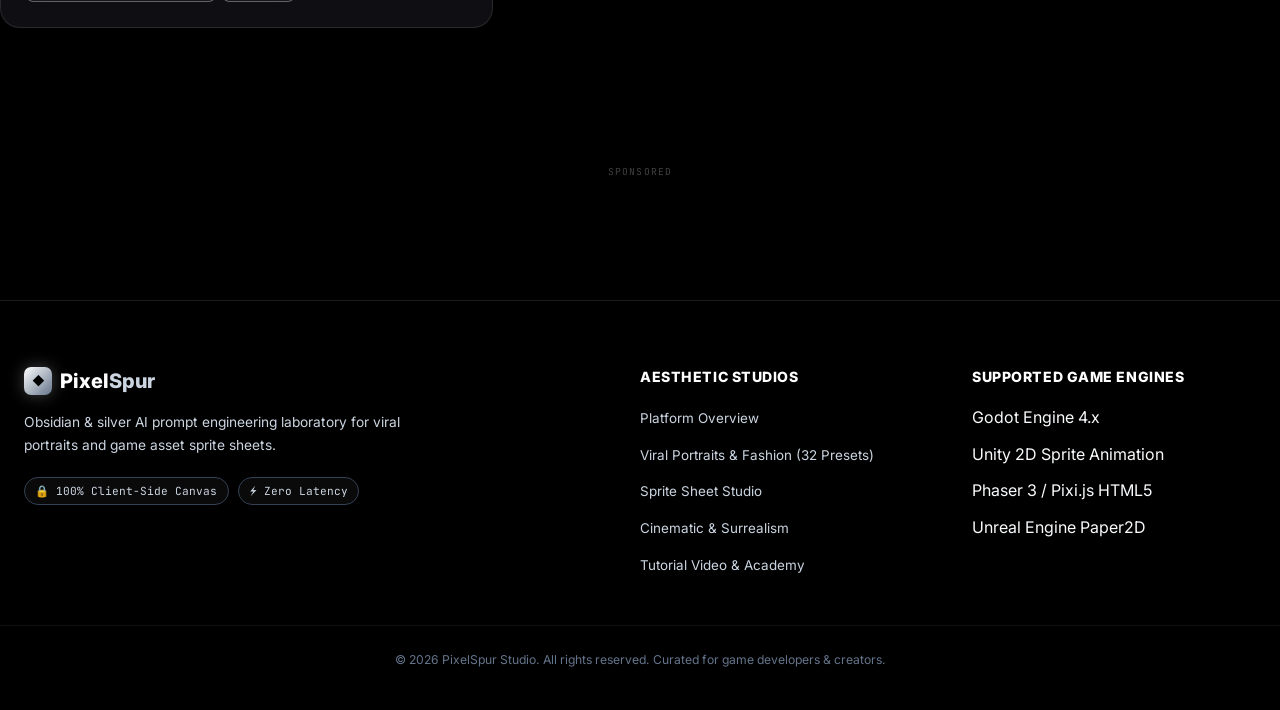
<file: sprite-studio.html>
<!DOCTYPE html>
<html lang="en">
<head>
  <meta charset="UTF-8"/>
  <meta name="viewport" content="width=device-width, initial-scale=1.0"/>
  <meta name="monetag" content="8d0e62e8b4c85d81fd08d0e941b169b7"/>
  <title>Smart Sprite Sheet Studio — PixelSpur</title>
  <meta name="description" content="AI Game Asset Sprite Sheet Generator & Interactive Animation Player. Smart frame detection, canvas chroma-key background removal, live animation playback, and JSON export."/>

  <!-- Fonts -->
  <link rel="preconnect" href="https://fonts.googleapis.com"/>
  <link rel="preconnect" href="https://fonts.gstatic.com" crossorigin/>
  <link href="https://fonts.googleapis.com/css2?family=Inter:wght@300;400;500;600;700;800;900&family=JetBrains+Mono:wght@400;500;600;700&display=swap" rel="stylesheet"/>

  <!-- Stylesheet -->
  <link rel="icon" href="favicon.svg" type="image/svg+xml"/>
  <link rel="stylesheet" href="style.css"/>

  <!-- Adsterra JS Async Multi-Zone Loader -->
  <script data-cfasync="false">
    (function() {
      var adQueue = [
        { key: 'c075bb1d519d3ba0713981030cb622ed', container: 'atContainer-c075bb1d519d3ba0713981030cb622ed-col1' },
        { key: 'd5787b8bf3e86de096d5f5bf12337635', container: 'atContainer-d5787b8bf3e86de096d5f5bf12337635-mid' },
        { key: 'd5787b8bf3e86de096d5f5bf12337635', container: 'atContainer-d5787b8bf3e86de096d5f5bf12337635' },
        { key: 'd5787b8bf3e86de096d5f5bf12337635', container: 'atContainer-d5787b8bf3e86de096d5f5bf12337635-bottom' },
        { key: 'c075bb1d519d3ba0713981030cb622ed', container: 'atContainer-c075bb1d519d3ba0713981030cb622ed-modal' }
      ];

      function loadNextAd() {
        if (!adQueue.length) return;
        var ad = adQueue.shift();
        var targetEl = document.getElementById(ad.container);
        if (!targetEl) {
          loadNextAd();
          return;
        }

        if (typeof window.atAsyncOptions !== 'object') window.atAsyncOptions = [];
        window.atAsyncOptions.push({
          key: ad.key,
          format: 'js',
          async: true,
          container: ad.container,
          params: {}
        });

        var s = document.createElement('script');
        s.setAttribute('data-cfasync', 'false');
        s.type = 'text/javascript';
        s.async = true;
        s.src = 'https://www.highrevenueformat.com/' + ad.key + '/invoke.js';
        s.onload = s.onerror = function() {
          setTimeout(loadNextAd, 150);
        };
        document.head.appendChild(s);
      }

      if (document.readyState === 'loading') {
        document.addEventListener('DOMContentLoaded', loadNextAd);
      } else {
        loadNextAd();
      }
    })();
  </script>
</head>
<body>

<div id="scroll-progress"></div>

<!-- Ambient Metallic Silver Glows -->
<div class="silver-ambient" aria-hidden="true">
  <div class="silver-orb orb-silver-1"></div>
  <div class="silver-orb orb-silver-2"></div>
</div>

<!-- Fixed Header Navbar -->
<header id="nav">
  <div class="nav-inner">
    <a href="index.html" class="nav-logo">
      <span class="logo-icon">◆</span>
      <span class="logo-name">Pixel<span class="logo-accent">Spur</span></span>
      <span class="logo-badge">STUDIO 02</span>
    </a>

    <nav class="nav-links">
      <a href="index.html" class="nav-link">← Back to Overview</a>
      <a href="aesthetic-studio.html" class="nav-link">Viral Portraits &amp; Fashion (32)</a>
      <a href="sprite-studio.html" class="nav-link active">
        <span class="nav-pill">Active</span> Sprite Sheet Studio
      </a>
      <a href="cinematic-studio.html" class="nav-link">Cinematic &amp; Surrealism</a>
      <a href="tutorial.html" class="nav-link">Tutorial Video</a>
    </nav>

    <div class="nav-actions">
      <a href="aesthetic-studio.html" class="btn btn-small btn-silver-outline">Switch to Studio 01</a>
    </div>
  </div>
</header>

<!-- Studio Header -->
<section class="page-header">
  <div class="container">
    <div class="page-badge-row">
      <span class="silver-badge">✦ GAME ASSET SPRITE STUDIO &amp; SMART PLAYER</span>
    </div>
    <h1 class="page-title">
      Smart Sprite Sheet <br/>
      <span class="silver-grad-text">Studio &amp; Animation Player</span>
    </h1>
    <p class="page-sub">
      Generate calibrated game-ready 2D sprite strips with Midjourney, Flux, or SDXL. Our smart engine <strong>auto-detects frame counts</strong> from your animation actions, eliminates green/magenta screens via <strong>in-browser canvas defringing</strong>, previews animations at 60fps, and downloads <strong>game engine JSON metadata</strong>.
    </p>

    <!-- Smart Feature Highlights -->
    <div class="smart-sync-banner" style="margin-top: 2rem; display: flex; justify-content: space-between; align-items: center; flex-wrap: wrap; gap: 1rem;">
      <div class="smart-sync-title">
        <span>⚡ Calibrated Prompt Engine:</span>
        <span style="color: var(--silver-400); font-weight: 400;">Kinematic treadmill motion, locked profile cameras &amp; multi-engine output.</span>
      </div>
      <div style="display: flex; gap: 0.5rem; align-items: center;">
        <span class="smart-sync-badge" id="detected-frames-badge">10 FRAMES SET</span>
        <button type="button" class="btn btn-silver-outline btn-sm" id="header-btn-feedback" style="font-size: 0.72rem; padding: 0.35rem 0.75rem; border-color: var(--silver-400); color: #fff;">
          🧠 AI Training Lab (<span id="header-feedback-count">3</span>)
        </button>
      </div>
    </div>
</section>

<!-- Adsterra 728x90 Leaderboard (Top Hero Placement) -->
<div class="container ad-slot-wrapper" style="margin: 1.5rem auto 2rem; text-align: center; min-height: 90px; display: flex; justify-content: center; align-items: center;">
  <div id="atContainer-d5787b8bf3e86de096d5f5bf12337635-top">
    <script data-cfasync="false" type="text/javascript">
      atOptions = {
        'key' : 'd5787b8bf3e86de096d5f5bf12337635',
        'format' : 'iframe',
        'height' : 90,
        'width' : 728,
        'params' : {}
      };
    </script>
    <script data-cfasync="false" type="text/javascript" src="https://www.highrevenueformat.com/d5787b8bf3e86de096d5f5bf12337635/invoke.js"></script>
  </div>
</div>

<!-- Main Interactive Studio Grid -->
<main class="container sprite-studio-wrap">
  <div class="sprite-grid">

    <!-- ─── COLUMN 1: SMART PROMPT GENERATOR ─── -->
    <div class="studio-col">

      <!-- Preset Quick Starter & AI Co-Pilot Toolbar -->
      <div class="panel">
        <div class="panel-header">
          <h3 class="panel-title"><span>⚡</span> Quick Starter Presets</h3>
          <div style="display: flex; gap: 0.4rem; align-items: center;">
            <button type="button" class="btn btn-silver btn-sm" id="btn-surprise-me" title="Generate an unexpected random character and animation concept">
              🎲 Surprise Me
            </button>
            <span class="panel-pill">Smart Presets</span>
          </div>
        </div>
        <div class="form-row">
          <div>
            <label class="field-label" for="preset-select">Load Popular Preset:</label>
            <select id="preset-select">
              <option value="custom">-- Custom Configuration --</option>
              <option value="knight_walk" selected>Pixel Knight — Walk Cycle</option>
              <option value="cyber_run">Cyberpunk Ninja — Run Sprint</option>
              <option value="ninja_dash">Shadow Assassin — Smoke Dash &amp; Katana Slash</option>
              <option value="paladin_block">Holy Paladin — Shield Barrier &amp; Golden Aura</option>
              <option value="archer_shoot">Elven Ranger — Precision Bow Draw &amp; Release</option>
              <option value="brawler_combo">Cyber Monk — 3-Hit Martial Arts Combo</option>
              <option value="mage_cast">Anime Sorceress — Cast Spell</option>
              <option value="witch_meteor">Pixel Witch — Meteor Awakening</option>
              <option value="mecha_slash">Mecha Pilot — Heavy Sword Slash</option>
              <option value="rogue_jump">Retro Platformer — Jump &amp; Fall</option>
              <option value="boss_death">Abyssal Lord — Defeat &amp; Dark Matter Dissolve</option>
              <option value="slime_idle">Chibi Monster — Idle Breathing</option>
            </select>
          </div>
          <div>
            <label class="field-label" for="art-style">Art Style (10 Curated Standards):</label>
            <select id="art-style">
              <option value="16-bit retro pixel art, clean sharp pixel contours, vibrant palette" selected>16-Bit SNES / Genesis Pixel Art</option>
              <option value="8-bit retro NES game asset, limited 4-color high-contrast palette, chunky pixel grid">8-Bit Nostalgic NES / Game Boy</option>
              <option value="32-bit high-res PS1 Saturn pixel art, Castlevania Symphony of the Night ultra-detailed sprite, micro-dithering">32-Bit Hi-Res PS1 / Saturn Pixel Art</option>
              <option value="modern clean vector 2D game asset, flat cell shading, bold clean ink outlines, Hollow Knight aesthetic">Modern HD Vector 2D (Hollow Knight / Cuphead)</option>
              <option value="dark fantasy gothic chibi sprite, detailed armor, painterly lighting, Blasphemous aesthetic">Dark Fantasy Painterly Chibi (Blasphemous)</option>
              <option value="hand-drawn Studio Ghibli anime cel game asset, delicate ink line art, soft watercolor textures">Studio Ghibli Anime Cel Art</option>
              <option value="cyberpunk neon pixel art, vibrant chromatic palette, glowing neon contours, Hyper Light Drifter style">Cyberpunk Neon Hi-Bit (Hyper Light Drifter)</option>
              <option value="cute chibi kawaii creature monster sprite, rounded soft proportions, playful clean outlines">Cute Chibi Creature / Monster</option>
              <option value="grimdark gothic graphic novel ink sprite, high-contrast black shadows, crosshatching, Darkest Dungeon aesthetic">Grimdark Comic Ink (Darkest Dungeon)</option>
              <option value="2.5D stylized isometric action RPG game asset, rich painted textures, specular rim lighting, Hades style">2.5D Stylized Isometric RPG (Hades)</option>
            </select>
          </div>
        </div>
      </div>

      <!-- Action & Character Details -->
      <div class="panel">
        <div class="panel-header">
          <h3 class="panel-title"><span>🎮</span> Character &amp; Animation Actions</h3>
          <span class="panel-pill" id="action-frame-indicator">Prompt: 10 Frames</span>
        </div>

        <label class="field-label" for="char-description">Character Description:</label>
        <textarea id="char-description" rows="2" placeholder="e.g. A heroic medieval knight in dark silver plate armor, glowing blue visor, holding a runic broadsword">A medieval knight in engraved silver plate armor with a glowing blue visor, holding a rune broadsword</textarea>

        <div class="form-row">
          <div>
            <label class="field-label" for="action-select">Animation Action (26 Actions):</label>
            <select id="action-select">
              <optgroup label="Locomotion &amp; Movement">
                <option value="walk" selected>Walk Cycle (Looping In-Place on Treadmill)</option>
                <option value="run">Run Sprint (Looping In-Place on Treadmill)</option>
                <option value="dash">High-Speed Evasion Dash</option>
                <option value="jump">Jump, Apex &amp; Land (3-Phase Cycle)</option>
                <option value="double_jump">Double Jump / Mid-Air Somersault</option>
                <option value="backflip">Acrobatic Backflip / Evasive Retreat</option>
                <option value="roll_dodge">Tactical Combat Roll / Dodge</option>
                <option value="wall_slide">Vertical Wall Slide &amp; Kick-off</option>
                <option value="climb">Vertical Wall / Ladder Climb Cycle</option>
              </optgroup>
              <optgroup label="Idle &amp; Stances">
                <option value="idle">Relaxed Idle Breathing (Looping)</option>
                <option value="idle_combat">Combat-Ready Battle Stance (Looping)</option>
              </optgroup>
              <optgroup label="Melee &amp; Physical Combat">
                <option value="attack">Sword Slash / Melee Strike</option>
                <option value="attack_combo">3-Hit Rapid Melee Combo Sequence</option>
                <option value="heavy_smash">Heavy Overhead Ground Smash</option>
                <option value="block">Shield Block / Defensive Guard</option>
              </optgroup>
              <optgroup label="Ranged &amp; Magic">
                <option value="archery">Archery / Precision Bow Draw &amp; Release</option>
                <option value="gun_fire">Gunfire Recoil &amp; Tactical Reload</option>
                <option value="cast">Arcane Spell Cast / Channeling</option>
                <option value="charge_power">Power Charge / DBZ Ki Aura Flare</option>
                <option value="ultimate">Ultimate Awakening / Cataclysmic Burst</option>
              </optgroup>
              <optgroup label="Impact, Damage &amp; Defeat">
                <option value="hurt">Hit Reaction / Heavy Stagger</option>
                <option value="knockback">Knockback Recovery &amp; Roll</option>
                <option value="item_consume">Potion Drink / Item Consume</option>
                <option value="death">Defeat / Dramatic Collapse &amp; Dissolve</option>
                <option value="victory">Victory Celebration / Triumphant Taunt</option>
                <option value="custom">Custom Choreography (Described Below)</option>
              </optgroup>
            </select>
          </div>
          <div>
            <label class="field-label" for="bg-chroma">Background Chroma Key:</label>
            <select id="bg-chroma">
              <option value="solid bright green #00FF00 background, zero shadows">Chroma Green (#00FF00)</option>
              <option value="solid bright magenta pink #FF00FF background, zero shadows">Magenta Pink (#FF00FF)</option>
              <option value="pure pitch black #000000 background, zero ambient shadows">Pitch Black (#000000)</option>
            </select>
          </div>
        </div>

        <!-- 🎬 ANIMATION TELLING OPTION -->
        <div class="custom-anim-section" style="margin-top: 1rem;">
          <div class="field-header-row" style="display: flex; justify-content: space-between; align-items: center; margin-bottom: 0.4rem;">
            <label class="field-label" for="anim-description" style="margin-bottom: 0;">
              <span>🎬 Describe Custom Motion (Animation Telling):</span>
            </label>
            <span class="field-hint" style="font-size: 0.72rem; color: var(--silver-300);">Choreography &amp; Keyframe Notes</span>
          </div>
          <textarea id="anim-description" rows="2" placeholder="e.g. Charges forward, executes a 360-degree whirlwind blade strike leaving blue lightning trails, then recovers into a low crouch"></textarea>

          <!-- Quick Action Suggestion Chips -->
          <div class="anim-chips-wrap" style="margin-top: 0.5rem;">
            <span style="font-size: 0.72rem; color: var(--silver-400); display: block; margin-bottom: 0.35rem; font-weight: 600;">⚡ Quick Action Telling Presets:</span>
            <div class="anim-chips-row">
              <button type="button" class="anim-chip" data-chip="Executes a spinning 360-degree whirlwind blade strike with glowing cyan electric trails" data-action="attack">🌪️ Whirlwind Slash</button>
              <button type="button" class="anim-chip" data-chip="Leaps backward into shadows, hurling three glowing shurikens before sliding to a halt" data-action="backflip">🥷 Shadow Shuriken</button>
              <button type="button" class="anim-chip" data-chip="Channels a swirling cosmic meteor sphere overhead and hurls it forward with shockwave particles" data-action="cast">☄️ Meteor Blast</button>
              <button type="button" class="anim-chip" data-chip="Performs a fast low evasive combat roll forward under incoming fire and pops up into ready stance" data-action="roll_dodge">🔄 Combat Roll</button>
              <button type="button" class="anim-chip" data-chip="Takes heavy blunt impact to chest, staggers back off-balance, and braces firmly on one knee" data-action="hurt">💥 Heavy Impact</button>
              <button type="button" class="anim-chip" data-chip="Rapidly sheathes glowing katana with an audible click as a sonic shockwave ripples outward" data-action="attack_combo">⚔️ Katana Sheathe</button>
              <button type="button" class="anim-chip" data-chip="Powers up as a radiant aura erupts from the ground, hair floating with crackling energy" data-action="charge_power">⚡ Ki Charge</button>
              <button type="button" class="anim-chip" data-chip="Raises a heavy tower shield deflecting incoming barrage with golden spark ricochets" data-action="block">🛡️ Shield Deflect</button>
            </div>
          </div>
        </div>

        <!-- ⚡ VISUAL FX (VFX) & ELEMENTAL AURA PILLS -->
        <div class="vfx-section" style="margin-top: 1rem; padding-top: 0.85rem; border-top: 1px solid var(--silver-border);">
          <div style="display: flex; justify-content: space-between; align-items: center; margin-bottom: 0.4rem;">
            <span style="font-size: 0.76rem; font-weight: 700; color: #fff; display: flex; align-items: center; gap: 0.35rem;">
              <span>✨</span> Visual FX &amp; Elemental Overlays (Click to Toggle):
            </span>
            <span id="vfx-count-badge" style="font-size: 0.68rem; font-family: var(--mono); color: var(--silver-400);">0 Active</span>
          </div>
          <div class="vfx-chips-row" style="display: flex; gap: 0.35rem; flex-wrap: wrap;">
            <button type="button" class="vfx-chip" data-vfx="crackling cyan lightning arcs and electric discharge sparks">⚡ Lightning Sparks</button>
            <button type="button" class="vfx-chip" data-vfx="blazing orange fiery flame embers and heatwave distortion">🔥 Fire &amp; Embers</button>
            <button type="button" class="vfx-chip" data-vfx="glinting glacial frost crystal shards and sub-zero ice mist">❄️ Frost &amp; Ice</button>
            <button type="button" class="vfx-chip" data-vfx="kinetic high-speed dash smoke trails and foot impact dust puffs">💨 Speed Dust &amp; Blur</button>
            <button type="button" class="vfx-chip" data-vfx="orbiting glowing purple arcane rune glyphs and magic particle sparks">🔮 Arcane Glyphs</button>
            <button type="button" class="vfx-chip" data-vfx="radiant golden divine light halos and shimmering specular star glints">✨ Holy Radiance</button>
            <button type="button" class="vfx-chip" data-vfx="swirling dark abyssal void smoke tendrils and shadow matter">🌑 Dark Void Smoke</button>
            <button type="button" class="vfx-chip" data-vfx="radial translucent impact shockwave ripple distortion rings">🩸 Shockwave Ripple</button>
          </div>
        </div>

        <div class="form-row" style="margin-top: 1rem;">
          <div>
            <label class="field-label" for="view-angle">Perspective / Angle:</label>
            <select id="view-angle">
              <option value="side-scroller lateral side profile view">Side-Scroller 2D Profile</option>
              <option value="3/4 isometric top-down action RPG view">3/4 Isometric RPG</option>
              <option value="front-facing direct combat view">Front-Facing Combat</option>
              <option value="top-down 90-degree bird's eye overhead view">Top-Down 90° Overhead</option>
            </select>
          </div>
          <div>
            <label class="field-label" for="animation-pacing">Animation Pacing &amp; Physics:</label>
            <select id="animation-pacing">
              <option value="arcade" selected>Snappy Arcade (Fast impact, instant recovery)</option>
              <option value="heavy">Heavy / Souls-like (Weighted windup, high momentum)</option>
              <option value="anime">Fluid Anime / Sakuga (Dynamic smear frames &amp; arcs)</option>
              <option value="bouncy">Bouncy Chibi (Playful squash-and-stretch recoil)</option>
            </select>
          </div>
        </div>

        <div class="form-row" style="margin-top: 0.75rem;">
          <div>
            <label class="field-label" for="engine-mode">Prompt Target Engine:</label>
            <select id="engine-mode">
              <option value="mj">Midjourney v6.1 (--ar 16:9 --style raw --v 6.1)</option>
              <option value="flux">Flux.1 (Natural Language Game Asset)</option>
              <option value="sdxl">SDXL 1.0 / Pony (Weighted Tags &amp; Negatives)</option>
              <option value="gemini">Google Gemini / Imagen 3 (Anti-Watermark Clean)</option>
            </select>
          </div>
          <div>
            <div class="field-label" style="display: flex; justify-content: space-between;">
              <span>AI Auto-Enhance Co-Pilot:</span>
              <span id="ai-enhance-status" style="font-size: 0.7rem; color: #4ade80;">Active</span>
            </div>
            <div style="display: flex; gap: 0.5rem; align-items: center; margin-top: 0.25rem;">
              <button type="button" class="btn btn-silver btn-block btn-sm" id="btn-toggle-ai-enhance" style="font-size: 0.75rem;">
                ✨ AI Auto-Enhance: ON
              </button>
            </div>
          </div>
        </div>

        <!-- Dedicated Frame Count Selection -->
        <div class="frame-count-section" style="margin-top: 1.25rem; padding-top: 1rem; border-top: 1px solid var(--silver-border);">
          <div style="display: flex; justify-content: space-between; align-items: center; margin-bottom: 0.5rem;">
            <label class="field-label" for="frame-slider" style="margin-bottom: 0; font-weight: 700;">
              <span>🎞️</span> Animation Frame Count (Prompt):
            </label>
            <span id="frame-override-val" style="font-family: var(--mono); font-size: 0.78rem; color: #fff; font-weight: 700; background: rgba(255,255,255,0.08); padding: 0.2rem 0.6rem; border-radius: 4px; border: 1px solid var(--silver-border-hi);">10 Frames (2 Rows × 5 Cols)</span>
          </div>

          <!-- Quick Frame Count Buttons -->
          <div class="frame-btn-row" style="display: flex; gap: 0.4rem; margin-bottom: 0.75rem;">
            <button type="button" class="frame-btn" data-frames="4"><strong>4</strong>f</button>
            <button type="button" class="frame-btn" data-frames="6"><strong>6</strong>f</button>
            <button type="button" class="frame-btn" data-frames="8"><strong>8</strong>f</button>
            <button type="button" class="frame-btn active" data-frames="10"><strong>10</strong>f</button>
            <button type="button" class="frame-btn" data-frames="12"><strong>12</strong>f</button>
            <button type="button" class="frame-btn" data-frames="16"><strong>16</strong>f</button>
          </div>

          <div style="display: flex; align-items: center; gap: 0.75rem;">
            <input type="range" id="frame-slider" class="slider" min="2" max="16" value="10" style="flex: 1;"/>
            <div style="display: flex; align-items: center; gap: 0.35rem;">
              <input type="number" id="frame-number-input" min="2" max="16" value="10" style="width: 58px; padding: 0.3rem 0.4rem; background: var(--surface); color: #fff; border: 1px solid var(--silver-border); border-radius: 4px; font-family: var(--mono); font-size: 0.82rem; text-align: center;" />
              <span style="font-size: 0.72rem; color: var(--silver-400);">frames</span>
            </div>
          </div>

          <div class="form-row" style="margin-top: 0.65rem;">
            <div>
              <label class="field-label" for="prompt-layout-mode" style="font-size: 0.72rem; margin-bottom: 0.2rem;">Prompt Sheet Layout:</label>
              <select id="prompt-layout-mode" style="padding: 0.25rem 0.5rem; font-size: 0.75rem; background: var(--surface); color: #fff; border: 1px solid var(--silver-border); border-radius: 4px;">
                <option value="auto" selected>Auto (Strip if ≤ 8f, 2-Row Grid if &gt; 8f)</option>
                <option value="grid">2-Row Grid (Top &amp; Bottom Rows)</option>
                <option value="strip">1-Row Strip (Horizontal Left-to-Right)</option>
              </select>
            </div>
            <div style="display: flex; align-items: flex-end; padding-bottom: 0.2rem;">
              <span style="font-size: 0.68rem; color: var(--silver-400); line-height: 1.4;">
                ℹ️ Frames &amp; layout set here configure the exact prompt instructions and aspect ratio.
              </span>
            </div>
          </div>
        </div>
      </div>

      <!-- Adsterra 300x250 Medium Rectangle Banner (Column 1 Mid-Studio Placement) -->
      <div class="ad-slot-wrapper" style="margin: 1.5rem auto;">
        <div id="atContainer-c075bb1d519d3ba0713981030cb622ed-col1"></div>
      </div>

      <!-- Generated Master Prompt Output with Tabs -->
      <div class="panel">
        <div class="panel-header">
          <h3 class="panel-title"><span>📋</span> AI Calibrated Master Prompt</h3>
          <span class="panel-pill" id="prompt-quality-pill">Score: 100/100</span>
        </div>

        <!-- Prompt Output Tabs -->
        <div class="prompt-tabs-bar" style="display: flex; gap: 0.35rem; margin-bottom: 0.75rem; border-bottom: 1px solid var(--silver-border); padding-bottom: 0.5rem;">
          <button type="button" class="prompt-tab-btn active" data-tab="positive">📋 Master Positive Prompt</button>
          <button type="button" class="prompt-tab-btn" data-tab="negative">🚫 Negative Exclusions</button>
          <button type="button" class="prompt-tab-btn" data-tab="spec">🎮 Game Engine Spec</button>
        </div>

        <div class="prompt-tab-pane" id="tab-pane-positive" style="display: block;">
          <div class="prompt-box" id="sprite-prompt-output">Loading prompt...</div>
          <div class="prompt-actions" style="margin-top: 0.75rem;">
            <button class="btn btn-silver btn-block" id="copy-sprite-prompt">
              📋 Copy Master Sprite Prompt
            </button>
          </div>
        </div>

        <div class="prompt-tab-pane" id="tab-pane-negative" style="display: none;">
          <div class="prompt-box" id="negative-prompt-output" style="color: #fca5a5;">Loading negative prompt...</div>
          <div class="prompt-actions" style="margin-top: 0.75rem;">
            <button class="btn btn-silver-outline btn-block" id="copy-negative-prompt">
              📋 Copy Negative Exclusions
            </button>
          </div>
        </div>

        <div class="prompt-tab-pane" id="tab-pane-spec" style="display: none;">
          <div class="prompt-box" id="game-spec-output" style="font-family: var(--mono); font-size: 0.75rem;">Loading engine metadata...</div>
          <div class="prompt-actions" style="margin-top: 0.75rem;">
            <button class="btn btn-silver-outline btn-block" id="copy-spec-prompt">
              📋 Copy Game Spec JSON
            </button>
          </div>
        </div>

        <!-- 📊 REAL-TIME KINEMATIC QUALITY LINTER -->
        <div class="linter-box" style="margin-top: 1rem; padding: 0.75rem; background: rgba(255,255,255,0.02); border: 1px solid var(--silver-border); border-radius: var(--radius-sm);">
          <div style="display: flex; justify-content: space-between; align-items: center; margin-bottom: 0.4rem;">
            <span style="font-size: 0.74rem; font-weight: 700; color: #fff;">Kinematic Prompt Linter:</span>
            <span id="linter-status-text" style="font-size: 0.7rem; color: #4ade80; font-family: var(--mono);">100% Production Ready</span>
          </div>
          <div style="display: flex; flex-direction: column; gap: 0.25rem; font-size: 0.68rem; color: var(--silver-400);">
            <div id="lint-root" style="display: flex; align-items: center; gap: 0.35rem; color: #4ade80;">✓ Stationary Root Motion Locked (Treadmill, Center of Mass X=50%)</div>
            <div id="lint-ground" style="display: flex; align-items: center; gap: 0.35rem; color: #4ade80;">✓ Razor-Flat Baseline Locked at Y=85%</div>
            <div id="lint-border" style="display: flex; align-items: center; gap: 0.35rem; color: #4ade80;">✓ Borderless Anti-Box &amp; Anti-Divider Negative Rules Active</div>
            <div id="lint-ratio" style="display: flex; align-items: center; gap: 0.35rem; color: #4ade80;">✓ Aspect Ratio Calibrated to Target Engine &amp; Frame Layout</div>
          </div>
        </div>

        <!-- AI Training & Action Pack Trigger -->
        <div class="feedback-trigger-row" style="margin-top: 0.85rem; display: flex; gap: 0.5rem; flex-wrap: wrap;">
          <button type="button" class="btn btn-silver-outline btn-sm" id="btn-gen-action-pack" style="flex: 1; font-size: 0.74rem; padding: 0.5rem 0.6rem;">
            📦 Full Character Action Pack (5 Prompts)
          </button>
          <button type="button" class="btn btn-silver-outline btn-sm" id="btn-open-feedback" style="font-size: 0.74rem; padding: 0.5rem 0.6rem;">
            🧠 Report Issue / Train Model
          </button>
          <button type="button" class="btn btn-silver-outline btn-sm" id="btn-view-feedback-records" title="View recorded AI training datasets" style="font-size: 0.74rem; white-space: nowrap; padding: 0.5rem 0.6rem;">
            👁️ (<span id="feedback-count-badge">3</span>)
          </button>
        </div>
      </div>

    </div>

    <!-- ─── COLUMN 2: DEFRINGER & SMART ANIMATION PLAYER ─── -->
    <div class="studio-col">

      <!-- Upload / Drop Zone -->
      <div class="panel">
        <div class="panel-header">
          <h3 class="panel-title"><span>🖼️</span> Import Sprite Strip</h3>
          <span class="panel-pill">Canvas Defringer</span>
        </div>

        <div id="drop-zone" tabindex="0" role="button" aria-label="Drop or paste AI generated sprite strip image (Ctrl+V supported)">
          <div class="drop-icon-circle">⇧</div>
          <span class="drop-label">Drop AI Generated Sprite Strip Here</span>
          <span class="drop-hint">Supports PNG, JPG, WebP or <kbd>Ctrl+V</kbd> paste anywhere</span>
          <input type="file" id="file-input" accept="image/*" style="display:none;"/>
        </div>

        <button type="button" class="btn btn-silver-outline btn-sm" id="btn-load-sample-sheet" style="font-size: 0.72rem; margin-top: 0.6rem; width: 100%; display: flex; align-items: center; justify-content: center; gap: 0.4rem;" title="Load built-in Knight 12-frame sheet to test auto-detection and defringing">
          <span>⚔️</span> Load Demo Knight Walk Sheet (Test Auto-Grid &amp; No-Seam Slicing)
        </button>

        <!-- Canvas Wrapper for Defringing & Slicing Overlay -->
        <div id="canvas-wrapper" style="display:none; margin-top: 1rem;">
          <div class="source-canvas-container" style="position: relative; overflow: hidden; border-radius: var(--radius-sm); border: 1px solid var(--silver-border);">
            <canvas id="source-canvas" style="display: block; width: 100%;"></canvas>
            <canvas id="grid-overlay-canvas" style="position: absolute; left: 0; top: 0; width: 100%; height: 100%; pointer-events: none;"></canvas>
          </div>
          <div style="display: flex; justify-content: space-between; align-items: center; margin-top: 0.35rem; flex-wrap: wrap; gap: 0.4rem;">
            <span class="canvas-hint-badge" style="margin-top: 0;">Original / Processed Canvas</span>
            <label for="toggle-show-grid-lines" style="font-size: 0.72rem; color: var(--silver-300); display: flex; align-items: center; gap: 0.35rem; cursor: pointer; margin-bottom: 0;">
              <input type="checkbox" id="toggle-show-grid-lines" checked />
              <span>📐 Show Slicing Grid Overlay</span>
            </label>
          </div>
        </div>

        <!-- Chroma Key & Defringe Controls -->
        <div class="controls-group" id="chroma-controls" style="display:none;">
          <div class="controls-header">
            <span class="controls-label">Chroma Key & Alpha Defringe</span>
            <span class="controls-tag">Alpha Clean</span>
          </div>

          <div class="slider-row">
            <label for="color-picker">Key Color:</label>
            <input type="color" id="color-picker" value="#00FF00" style="width: 44px; height: 28px; padding: 0; border: none; cursor: pointer; background: transparent;"/>
            <span style="font-size: 0.75rem; color: var(--silver-400); margin-left: 0.5rem;">Click canvas or pick color</span>
          </div>

          <div class="slider-row">
            <label for="tolerance-slider">Tolerance:</label>
            <input type="range" id="tolerance-slider" class="slider" min="5" max="150" value="45"/>
            <span class="slider-val" id="tolerance-val">45</span>
          </div>

          <div class="slider-row">
            <label for="defringe-slider">Defringe Edge:</label>
            <input type="range" id="defringe-slider" class="slider" min="0" max="10" value="2"/>
            <span class="slider-val" id="defringe-val">2</span>
          </div>

          <!-- ─── 📦 SMART INNER BOX & FRAME DIVIDER CLEANER ─── -->
          <div class="box-cleaner-wrap" style="margin-top: 0.85rem; padding: 0.75rem; background: rgba(56, 189, 248, 0.05); border: 1px solid rgba(56, 189, 248, 0.25); border-radius: var(--radius-sm);">
            <div style="display: flex; justify-content: space-between; align-items: center;">
              <label for="toggle-smart-box-clean" style="margin-bottom: 0; font-size: 0.78rem; font-weight: 700; color: #fff; display: flex; align-items: center; gap: 0.35rem; cursor: pointer;">
                <span>📦</span> Eliminate Inner Boxes &amp; Dividers
              </label>
              <label class="toggle-switch">
                <input type="checkbox" id="toggle-smart-box-clean" checked />
                <span class="toggle-slider"></span>
              </label>
            </div>
            <p style="font-size: 0.69rem; color: var(--silver-400); margin-top: 0.35rem; line-height: 1.4; margin-bottom: 0;">
              Automatically detects and purges two-tone green/magenta boxes, comic panel borders, and vertical frame divider lines generated by AI.
            </p>
          </div>

          <!-- ─── AI & GEMINI WATERMARK REMOVER ─── -->
          <div class="watermark-tools-wrap" style="margin-top: 1rem; padding-top: 0.85rem; border-top: 1px solid var(--silver-border);">
            <div style="display: flex; justify-content: space-between; align-items: center; margin-bottom: 0.6rem;">
              <span class="controls-label" style="font-size: 0.82rem; display: flex; align-items: center; gap: 0.35rem;">
                <span>✨</span> Gemini / AI Watermark Erase
              </span>
              <label class="toggle-switch">
                <input type="checkbox" id="toggle-watermark-erase" checked />
                <span class="toggle-slider"></span>
              </label>
            </div>

            <div id="watermark-options" style="display: block;">
              <!-- Detection Mode -->
              <div class="slider-row" style="margin-bottom: 0.5rem;">
                <label for="wm-mode-select" style="font-size: 0.75rem;">Removal Mode:</label>
                <select id="wm-mode-select" style="padding: 0.25rem 0.5rem; font-size: 0.75rem; background: var(--surface); color: #fff; border: 1px solid var(--silver-border); border-radius: 4px; flex: 1;">
                  <option value="smart" selected>✨ Smart Watermark Color Detector (Preserves Character)</option>
                  <option value="box">📦 Entire Corner Box Wipe</option>
                </select>
              </div>

              <!-- Target Corner -->
              <div class="slider-row" style="margin-bottom: 0.5rem;">
                <label for="wm-corner-select" style="font-size: 0.75rem;">Target Corner:</label>
                <select id="wm-corner-select" style="padding: 0.25rem 0.5rem; font-size: 0.75rem; background: var(--surface); color: #fff; border: 1px solid var(--silver-border); border-radius: 4px; flex: 1;">
                  <option value="br" selected>Bottom-Right (Gemini Standard)</option>
                  <option value="bl">Bottom-Left</option>
                  <option value="tr">Top-Right</option>
                  <option value="tl">Top-Left</option>
                  <option value="all-bottom">Entire Bottom Strip</option>
                </select>
              </div>

              <!-- Watermark Color & Auto-Detect -->
              <div id="wm-color-row" style="display: flex; align-items: center; justify-content: space-between; margin-bottom: 0.5rem; padding: 0.35rem 0.5rem; background: rgba(255,255,255,0.03); border: 1px solid rgba(255,255,255,0.08); border-radius: 4px;">
                <div style="display: flex; align-items: center; gap: 0.4rem;">
                  <label for="wm-color-picker" style="font-size: 0.72rem; margin-bottom: 0; color: var(--silver-300);">WM Color:</label>
                  <input type="color" id="wm-color-picker" value="#FFFFFF" style="width: 28px; height: 24px; padding: 0; border: none; cursor: pointer; background: transparent; vertical-align: middle;"/>
                  <span id="wm-color-hex" style="font-size: 0.7rem; font-family: var(--mono); color: var(--silver-200);">#FFFFFF</span>
                </div>
                <button type="button" class="btn btn-silver-outline btn-sm" id="btn-detect-wm-color" style="font-size: 0.68rem; padding: 0.2rem 0.5rem;" title="Automatically sample corner and identify Gemini / AI watermark color">
                  🎯 Auto-Detect Color
                </button>
              </div>

              <div class="slider-row" id="wm-tol-row" style="margin-bottom: 0.5rem;">
                <label for="wm-tol-slider" style="font-size: 0.75rem;">Color Tolerance:</label>
                <input type="range" id="wm-tol-slider" class="slider" min="10" max="120" value="55"/>
                <span class="slider-val" id="wm-tol-val">55</span>
              </div>

              <div class="slider-row">
                <label for="wm-size-slider" style="font-size: 0.75rem;">Corner Box Area:</label>
                <input type="range" id="wm-size-slider" class="slider" min="30" max="180" value="85"/>
                <span class="slider-val" id="wm-size-val">85px</span>
              </div>
            </div>

            <!-- Canvas Interactive Tools -->
            <div style="margin-top: 0.75rem; padding-top: 0.75rem; border-top: 1px dashed rgba(255,255,255,0.1);">
              <div style="display: flex; justify-content: space-between; align-items: center; margin-bottom: 0.5rem;">
                <span style="font-size: 0.76rem; font-weight: 600; color: #fff;">Manual Canvas Tool:</span>
                <span id="active-tool-badge" style="font-size: 0.68rem; color: var(--silver-400); font-family: var(--mono);">Eyedropper Active</span>
              </div>

              <div style="display: flex; gap: 0.4rem; flex-wrap: wrap;">
                <button type="button" class="btn btn-silver btn-sm" id="btn-tool-eyedropper" title="Click canvas to select chroma color">
                  🔍 Eyedropper
                </button>
                <button type="button" class="btn btn-silver-outline btn-sm" id="btn-tool-eraser" title="Click and drag on canvas to erase watermark or artifacts">
                  🧹 Eraser Brush
                </button>
                <button type="button" class="btn btn-silver-outline btn-sm" id="btn-tool-clear-eraser" title="Reset all manual painted eraser strokes">
                  🔄 Reset Strokes
                </button>
              </div>

              <div class="slider-row" id="eraser-size-row" style="display: none; margin-top: 0.5rem;">
                <label for="eraser-size-slider" style="font-size: 0.75rem;">Brush Size:</label>
                <input type="range" id="eraser-size-slider" class="slider" min="6" max="60" value="24"/>
                <span class="slider-val" id="eraser-size-val">24px</span>
              </div>
            </div>

          </div>
        </div>
      </div>

      <!-- Real-Time Smart Animation Player & JSON Export -->
      <div class="panel">
        <div class="panel-header">
          <h3 class="panel-title"><span>▶️</span> Smart Animation Player</h3>
          <span class="panel-pill" id="player-status-badge">Auto Sliced</span>
        </div>

        <div class="smart-player-status">
          <span>Active Frames: <strong id="player-frame-count">6 Frames</strong></span>
          <span>Detected Resolution: <strong id="player-res-info">Waiting for Image</strong></span>
        </div>

        <!-- Slicing Grid Controls (Columns & Rows) -->
        <div class="grid-controls-box" style="background: rgba(255, 255, 255, 0.03); border: 1px solid var(--silver-border); border-radius: var(--radius-sm); padding: 0.75rem; margin-top: 0.75rem; margin-bottom: 0.85rem;">
          <div style="display: flex; justify-content: space-between; align-items: center; margin-bottom: 0.5rem; flex-wrap: wrap; gap: 0.4rem;">
            <div style="display: flex; align-items: center; gap: 0.4rem; flex-wrap: wrap;">
              <span style="font-size: 0.78rem; font-weight: 700; color: #fff; display: flex; align-items: center; gap: 0.35rem;">
                <span>📐</span> Slicing Grid Layout:
              </span>
              <button type="button" class="btn btn-silver btn-sm" id="btn-sync-to-prompt" style="font-size: 0.7rem; padding: 0.2rem 0.55rem;" title="Automatically align grid columns and rows to the exact count configured in your prompt">
                🔗 Auto-Check from Prompt
              </button>
              <button type="button" class="btn btn-silver-outline btn-sm" id="btn-auto-detect-grid" style="font-size: 0.7rem; padding: 0.2rem 0.55rem;" title="Run Computer Vision projection analysis to automatically discover columns and rows">
                ⚡ Auto-Detect Grid (CV)
              </button>
            </div>
            <span id="grid-status-badge" style="font-size: 0.7rem; font-family: var(--mono); color: var(--silver-400);">5 Cols × 2 Rows (10 Frames)</span>
          </div>

          <div style="display: grid; grid-template-columns: 1fr 1fr 1fr; gap: 0.5rem;">
            <div>
              <label for="col-select" style="font-size: 0.7rem; color: var(--silver-400); display: block; margin-bottom: 0.2rem;">Columns (Frames/Row):</label>
              <select id="col-select" style="width: 100%; padding: 0.25rem 0.4rem; font-size: 0.75rem; background: var(--surface); color: #fff; border: 1px solid var(--silver-border); border-radius: 4px;">
                <option value="2">2 Columns</option>
                <option value="3">3 Columns</option>
                <option value="4">4 Columns</option>
                <option value="5" selected>5 Columns</option>
                <option value="6">6 Columns</option>
                <option value="7">7 Columns</option>
                <option value="8">8 Columns</option>
                <option value="9">9 Columns</option>
                <option value="10">10 Columns</option>
                <option value="11">11 Columns</option>
                <option value="12">12 Columns</option>
                <option value="14">14 Columns</option>
                <option value="16">16 Columns</option>
              </select>
            </div>

            <div>
              <label for="row-select" style="font-size: 0.7rem; color: var(--silver-400); display: block; margin-bottom: 0.2rem;">Rows (Vertical):</label>
              <select id="row-select" style="width: 100%; padding: 0.25rem 0.4rem; font-size: 0.75rem; background: var(--surface); color: #fff; border: 1px solid var(--silver-border); border-radius: 4px;">
                <option value="1">1 Row (Strip)</option>
                <option value="2" selected>2 Rows (Grid / 10f or 12f)</option>
                <option value="3">3 Rows (Grid)</option>
                <option value="4">4 Rows (Grid)</option>
              </select>
            </div>

            <div>
              <label for="row-mode-select" style="font-size: 0.7rem; color: var(--silver-400); display: block; margin-bottom: 0.2rem;">Row Playback:</label>
              <select id="row-mode-select" style="width: 100%; padding: 0.25rem 0.4rem; font-size: 0.75rem; background: var(--surface); color: #fff; border: 1px solid var(--silver-border); border-radius: 4px;">
                <option value="all" selected>All Rows (Sequential)</option>
                <option value="row1">Row 1 Only (Top)</option>
                <option value="row2">Row 2 Only (Bottom)</option>
              </select>
            </div>
          </div>

          <!-- Quick Layout Preset Chips -->
          <div style="display: flex; gap: 0.35rem; margin-top: 0.5rem; flex-wrap: wrap; align-items: center;">
            <span style="font-size: 0.68rem; color: var(--silver-300);">Quick Presets:</span>
            <button type="button" class="btn btn-silver-outline btn-sm grid-preset-btn" data-cols="4" data-rows="1" style="font-size: 0.68rem; padding: 0.15rem 0.45rem;">1×4 Strip</button>
            <button type="button" class="btn btn-silver-outline btn-sm grid-preset-btn" data-cols="6" data-rows="1" style="font-size: 0.68rem; padding: 0.15rem 0.45rem;">1×6 Strip</button>
            <button type="button" class="btn btn-silver-outline btn-sm grid-preset-btn" data-cols="8" data-rows="1" style="font-size: 0.68rem; padding: 0.15rem 0.45rem;">1×8 Strip</button>
            <button type="button" class="btn btn-silver-outline btn-sm grid-preset-btn" data-cols="4" data-rows="2" style="font-size: 0.68rem; padding: 0.15rem 0.45rem;">2×4 Grid (8f)</button>
            <button type="button" class="btn btn-silver-outline btn-sm grid-preset-btn" data-cols="5" data-rows="2" style="font-size: 0.68rem; padding: 0.15rem 0.45rem;">2×5 Grid (10f)</button>
            <button type="button" class="btn btn-silver-outline btn-sm grid-preset-btn" data-cols="6" data-rows="2" style="font-size: 0.68rem; padding: 0.15rem 0.45rem;">2×6 Grid (12f)</button>
            <button type="button" class="btn btn-silver-outline btn-sm grid-preset-btn" data-cols="10" data-rows="1" style="font-size: 0.68rem; padding: 0.15rem 0.45rem;">1×10 Strip</button>
          </div>

          <!-- ─── 🔍 SLICING FINE-TUNE & INSET TRIM CONTROLS ─── -->
          <div class="slice-finetune-wrap" style="margin-top: 0.75rem; padding-top: 0.65rem; border-top: 1px dashed rgba(255,255,255,0.1);">
            <div style="display: flex; justify-content: space-between; align-items: center; margin-bottom: 0.35rem;">
              <span style="font-size: 0.72rem; font-weight: 700; color: #fff;">
                🎯 Slice Boundary Trim &amp; Offset (Eliminate Seams &amp; Lines):
              </span>
              <button type="button" class="btn btn-silver-outline btn-sm" id="btn-reset-slice-offsets" style="font-size: 0.65rem; padding: 0.1rem 0.4rem;">
                Reset Offsets
              </button>
            </div>
            <div style="display: grid; grid-template-columns: 1fr 1fr 1fr; gap: 0.5rem; font-size: 0.68rem;">
              <div>
                <label for="slice-inset-slider" style="display: block; margin-bottom: 0.2rem; color: var(--silver-400);">Frame Inset / Trim: <strong id="slice-inset-val" style="color: #fff;">0px</strong></label>
                <input type="range" id="slice-inset-slider" class="slider slider-sm" min="0" max="15" value="0" />
              </div>
              <div>
                <label for="slice-offset-x-slider" style="display: block; margin-bottom: 0.2rem; color: var(--silver-400);">X-Shift: <strong id="slice-offset-x-val" style="color: #fff;">0px</strong></label>
                <input type="range" id="slice-offset-x-slider" class="slider slider-sm" min="-30" max="30" value="0" />
              </div>
              <div>
                <label for="slice-offset-y-slider" style="display: block; margin-bottom: 0.2rem; color: var(--silver-400);">Y-Shift: <strong id="slice-offset-y-val" style="color: #fff;">0px</strong></label>
                <input type="range" id="slice-offset-y-slider" class="slider slider-sm" min="-30" max="30" value="0" />
              </div>
            </div>
          </div>
        </div>

        <!-- Animation Canvas -->
        <div class="anim-canvas-wrap">
          <canvas id="anim-canvas" width="256" height="256"></canvas>
          <div class="anim-placeholder" id="anim-placeholder">
            <span>Drop or paste (<kbd>Ctrl+V</kbd>) your generated sprite sheet above to see instant sliced animation playback!</span>
          </div>
        </div>

        <!-- Playback Controls -->
        <div class="playback-bar">
          <button class="pb-btn pb-play" id="btn-play-toggle" title="Play / Pause">▶</button>
          <button class="pb-btn" id="btn-step-prev" title="Previous Frame">⏮</button>
          <button class="pb-btn" id="btn-step-next" title="Next Frame">⏭</button>
          <span class="frame-info" id="frame-display">Frame: 0 / 6</span>

          <div class="fps-group">
            <span>Speed:</span>
            <input type="range" id="fps-slider" class="slider slider-sm" min="1" max="24" value="10"/>
            <span id="fps-val">10</span><span>fps</span>
          </div>
        </div>

        <!-- Adsterra 728x90 Leaderboard (Mid-Player Placement) -->
        <div class="ad-slot-wrapper" style="margin: 1.5rem auto 1rem;">
          <div id="atContainer-d5787b8bf3e86de096d5f5bf12337635-mid"></div>
        </div>

        <!-- ─── 🎞️ EXTRACTED FRAMES MANAGER & REMOVER ─── -->
        <div class="extracted-frames-panel" id="extracted-frames-panel" style="margin-top: 1.25rem; padding-top: 1.25rem; border-top: 1px solid var(--silver-border);">
          <div class="frames-panel-header" style="display: flex; justify-content: space-between; align-items: center; flex-wrap: wrap; gap: 0.5rem; margin-bottom: 0.75rem;">
            <div>
              <h4 style="margin: 0; font-size: 0.88rem; font-weight: 700; color: #fff; display: flex; align-items: center; gap: 0.4rem;">
                <span>🎞️</span> Extracted Frames Manager
              </h4>
              <span style="font-size: 0.7rem; color: var(--silver-400);">Non-destructive removal • Real-time player &amp; export sync</span>
            </div>
            <div style="display: flex; gap: 0.4rem; align-items: center; flex-wrap: wrap;">
              <span class="smart-sync-badge" id="extracted-frames-badge" style="font-size: 0.7rem; padding: 0.2rem 0.55rem;">0 Frames</span>
              <button type="button" class="btn btn-silver-outline btn-sm" id="btn-restore-all-frames" style="font-size: 0.7rem; padding: 0.2rem 0.6rem; display: none;" title="Restore all removed frames">
                🔄 Restore All
              </button>
              <button type="button" class="btn btn-silver-outline btn-sm" id="btn-download-individual-frames" style="font-size: 0.7rem; padding: 0.2rem 0.6rem; display: none;" title="Download each active frame as a separate transparent PNG">
                💾 Save Individual PNGs
              </button>
            </div>
          </div>

          <p id="frames-manager-hint" style="font-size: 0.72rem; color: var(--silver-400); margin-bottom: 0.75rem; line-height: 1.4;">
            Every frame is automatically sliced below. Click <strong>🗑️ Remove</strong> to exclude defective or unwanted frames from the live playback and exported sheet. Click <strong>👁️</strong> to inspect, or <strong>⬅ ➡</strong> to reorder.
          </p>

          <!-- Frame Cards Grid / Tray -->
          <div class="extracted-frames-grid" id="extracted-frames-grid">
            <div class="frames-empty-state" id="frames-empty-state" style="padding: 1.5rem; text-align: center; background: rgba(255,255,255,0.02); border: 1px dashed var(--silver-800); border-radius: var(--radius-sm); color: var(--silver-300); font-size: 0.76rem;">
              <span>Drop, paste (<kbd>Ctrl+V</kbd>), or import a sprite sheet above to automatically slice and manage individual frames here.</span>
            </div>
          </div>
        </div>

        <!-- Downloads: Cleaned PNG + Game Engine JSON Metadata -->
        <div class="download-group" style="margin-top: 1.25rem;">
          <div class="btn-row">
            <button class="btn btn-silver btn-block" id="btn-download-png">
              💾 Download Cleaned PNG Strip (Active Only)
            </button>
            <button class="btn btn-silver-outline btn-block" id="btn-download-json">
              📄 Download Animation JSON Metadata
            </button>
          </div>
          <button class="btn btn-silver btn-block" id="btn-download-bundle" style="margin-top: 0.35rem;">
            📦 Download PNG + JSON Game Bundle
          </button>
          <span class="download-hint">
            JSON format is 100% compatible with Godot 4, Unity 2D SpriteSheet, Phaser 3, and Pixi.js.
          </span>
        </div>

        <!-- Adsterra 728x90 Leaderboard (Workspace Placement) -->
        <div class="ad-slot-wrapper" style="margin: 2.5rem auto 1rem;">
          <div id="atContainer-d5787b8bf3e86de096d5f5bf12337635"></div>
        </div>

      </div>

    </div>

  </div>

</main>

<!-- Adsterra 728x90 Leaderboard (Pre-Footer Placement) -->
<div class="container ad-slot-wrapper" style="margin: 2.5rem auto 1.5rem;">
  <div id="atContainer-d5787b8bf3e86de096d5f5bf12337635-bottom"></div>
</div>

<!-- Footer -->

<footer id="footer">
  <div class="container footer-inner">
    <div class="footer-col">
      <div class="footer-brand">
        <span class="logo-icon">◆</span>
        <span class="logo-name">Pixel<span class="logo-accent">Spur</span></span>
      </div>
      <p class="footer-text">
        Obsidian &amp; silver AI prompt engineering laboratory for viral portraits and game asset sprite sheets.
      </p>
      <div class="footer-badges">
        <span class="footer-pill">🔒 100% Client-Side Canvas</span>
        <span class="footer-pill">⚡ Zero Latency</span>
      </div>
    </div>

    <div class="footer-col">
      <h5 class="footer-heading">Aesthetic Studios</h5>
      <ul class="footer-links">
        <li><a href="index.html">Platform Overview</a></li>
        <li><a href="aesthetic-studio.html">Viral Portraits &amp; Fashion (32 Presets)</a></li>
        <li><a href="sprite-studio.html">Sprite Sheet Studio</a></li>
        <li><a href="cinematic-studio.html">Cinematic &amp; Surrealism</a></li>
        <li><a href="tutorial.html">Tutorial Video &amp; Academy</a></li>
      </ul>
    </div>

    <div class="footer-col">
      <h5 class="footer-heading">Supported Game Engines</h5>
      <ul class="footer-links">
        <li><span>Godot Engine 4.x</span></li>
        <li><span>Unity 2D Sprite Animation</span></li>
        <li><span>Phaser 3 / Pixi.js HTML5</span></li>
        <li><span>Unreal Engine Paper2D</span></li>
      </ul>
    </div>
  </div>

  <div class="container footer-bottom">
    <p>© 2026 PixelSpur Studio. All rights reserved. Curated for game developers &amp; creators.</p>
  </div>
</footer>

<!-- ════════════ MODAL 1: AI TRAINING & ISSUE REPORTING LAB ════════════ -->
<div class="modal-backdrop" id="modal-feedback" role="dialog" aria-modal="true" aria-labelledby="modal-feedback-title">
  <div class="modal-card">
    <div class="modal-header">
      <div>
        <h3 class="modal-title" id="modal-feedback-title"><span>🧠</span> AI Training &amp; Feedback Lab</h3>
        <p style="font-size: 0.74rem; color: var(--silver-400); margin-top: 0.25rem;">
          Record generation glitches, treadmill drifting, loop misalignments, or suggest ideal prompt ground truths. Submissions write directly to <code style="color:#fff; font-size:0.72rem;">user_responses.json</code> &amp; <code style="color:#fff; font-size:0.72rem;">user_responses.jsonl</code> to fine-tune our next-gen diffusion engine.
        </p>
      </div>
      <button type="button" class="modal-close" id="modal-feedback-close" aria-label="Close modal">&times;</button>
    </div>

    <form id="feedback-form">
      <div class="form-row">
        <div>
          <label class="field-label" for="fb-category">Issue / Training Category:</label>
          <select id="fb-category" style="padding: 0.35rem 0.5rem; font-size: 0.78rem;">
            <option value="character_drifting" selected>Character Drifting (Treadmill In-Place Motion Failed)</option>
            <option value="loop_glitch">Loop Glitch (Final Frame Does Not Match Frame 1)</option>
            <option value="perspective_shift">Perspective Distortion (Rotated Off Locked 90° Profile)</option>
            <option value="watermark_artifacts">AI Watermark, Sparkle Logo, or Text Artifacts</option>
            <option value="anatomical_morph">Character Morphing (Costume, Armor, or Face Inconsistent)</option>
            <option value="slicing_misaligned">Frame Slicing Misalignment (Grid Spacing Uneven)</option>
            <option value="limb_clipping">Limb Clipping at Frame Box Edge</option>
            <option value="general_enhancement">Prompt Quality Enhancement / Ground Truth Sample</option>
          </select>
        </div>
        <div>
          <div class="field-label">Result Satisfaction Rating:</div>
          <div class="rating-stars-wrap" id="fb-star-container">
            <button type="button" class="star-btn active" data-star="1">★</button>
            <button type="button" class="star-btn active" data-star="2">★</button>
            <button type="button" class="star-btn active" data-star="3">★</button>
            <button type="button" class="star-btn" data-star="4">★</button>
            <button type="button" class="star-btn" data-star="5">★</button>
            <span id="fb-rating-text" style="font-size: 0.74rem; font-family: var(--mono); color: var(--silver-300); margin-left: 0.35rem;">3 / 5</span>
          </div>
          <input type="hidden" id="fb-rating" value="3"/>
        </div>
      </div>

      <!-- Context Snapshot (Auto-Filled) -->
      <div style="background: rgba(255,255,255,0.03); border: 1px solid var(--silver-border); border-radius: var(--radius-sm); padding: 0.65rem 0.75rem; margin-top: 0.75rem; margin-bottom: 0.75rem;">
        <div style="display: flex; justify-content: space-between; font-size: 0.7rem; color: var(--silver-400); margin-bottom: 0.3rem;">
          <span>Active Context: <strong id="fb-ctx-info" style="color: #fff;">Walk • 10 Frames • Midjourney</strong></span>
          <span style="color: var(--silver-300);">Auto-Captured</span>
        </div>
        <div id="fb-prompt-preview" style="font-family: var(--mono); font-size: 0.68rem; color: var(--silver-300); max-height: 60px; overflow-y: auto; white-space: pre-wrap; word-break: break-word;"></div>
      </div>

      <div style="margin-bottom: 0.75rem;">
        <label class="field-label" for="fb-user-issue">What went wrong with the AI output? (Problem Description):</label>
        <textarea id="fb-user-issue" rows="2" placeholder="e.g. In Frame 4 and 5 the character's armor shifted from silver to gold and the feet drifted 40px forward instead of walking in place." required></textarea>
      </div>

      <div style="margin-bottom: 1rem;">
        <label class="field-label" for="fb-expected">What should the ideal output look like? (Ground Truth for AI Training):</label>
        <textarea id="fb-expected" rows="2" placeholder="e.g. Feet should stay anchored at Y=85% with zero horizontal displacement, silver armor texture must remain identical across all frames."></textarea>
      </div>

      <div style="display: flex; gap: 0.5rem; flex-wrap: wrap;">
        <button type="submit" class="btn btn-silver" id="fb-submit-btn" style="flex: 1;">
          🚀 Submit &amp; Record to AI Training File
        </button>
        <button type="button" class="btn btn-silver-outline" id="fb-btn-download-json" title="Download entire dataset as JSON">
          💾 Export JSON
        </button>
        <button type="button" class="btn btn-silver-outline" id="fb-btn-download-jsonl" title="Download fine-tuning dataset as JSONL">
          📄 Export JSONL
        </button>
      </div>
      <div id="fb-status-msg" style="margin-top: 0.65rem; font-size: 0.76rem; text-align: center; display: none;"></div>
    </form>
  </div>
</div>

<!-- ════════════ MODAL 2: RECORDED AI TRAINING DATASET VIEWER ════════════ -->
<div class="modal-backdrop" id="modal-dataset" role="dialog" aria-modal="true" aria-labelledby="modal-dataset-title">
  <div class="modal-card modal-card-lg">
    <div class="modal-header">
      <div>
        <h3 class="modal-title" id="modal-dataset-title"><span>📊</span> Recorded AI Training &amp; Feedback Dataset</h3>
        <p style="font-size: 0.74rem; color: var(--silver-400); margin-top: 0.25rem;">
          Live records synchronized with <code style="color:#fff;">user_responses.json</code> and <code style="color:#fff;">user_responses.jsonl</code>. Used to train next-generation sprite diffusion checkpoints.
        </p>
      </div>
      <button type="button" class="modal-close" id="modal-dataset-close" aria-label="Close modal">&times;</button>
    </div>

    <div style="display: flex; justify-content: space-between; align-items: center; margin-bottom: 0.75rem; flex-wrap: wrap; gap: 0.5rem;">
      <span style="font-size: 0.76rem; color: var(--silver-300);">Total Samples: <strong id="dataset-total-count" style="color: #fff;">0</strong></span>
      <div style="display: flex; gap: 0.4rem;">
        <button type="button" class="btn btn-silver-outline btn-sm" id="dataset-refresh-btn">🔄 Refresh Data</button>
        <button type="button" class="btn btn-silver btn-sm" id="dataset-dl-json-btn">💾 Download JSON</button>
        <button type="button" class="btn btn-silver-outline btn-sm" id="dataset-dl-jsonl-btn">📄 Download JSONL</button>
      </div>
    </div>

    <div class="dataset-table-wrap">
      <table class="dataset-table">
        <thead>
          <tr>
            <th style="width: 105px;">ID</th>
            <th style="width: 130px;">Category</th>
            <th style="width: 105px;">Action / Frames</th>
            <th>Reported Issue</th>
            <th>Ground Truth Target</th>
            <th style="width: 60px;">Rating</th>
          </tr>
        </thead>
        <tbody id="dataset-table-body">
          <tr>
            <td colspan="6" style="text-align: center; color: var(--silver-300); padding: 2rem;">Loading training dataset records...</td>
          </tr>
        </tbody>
      </table>
    </div>
  </div>
</div>

<!-- ════════════ MODAL 3: FULL CHARACTER ACTION PACK GENERATOR ════════════ -->
<div class="modal-backdrop" id="modal-action-pack" role="dialog" aria-modal="true" aria-labelledby="modal-action-pack-title">
  <div class="modal-card modal-card-lg">
    <div class="modal-header">
      <div>
        <h3 class="modal-title" id="modal-action-pack-title"><span>📦</span> Complete Character Action Pack</h3>
        <p style="font-size: 0.74rem; color: var(--silver-400); margin-top: 0.25rem;">
          Generate 5 synchronized animation sprite sheet prompts for your character (Walk, Run Sprint, Melee Attack, Hit Reaction, and Defeat/Death) calibrated for game engines.
        </p>
      </div>
      <button type="button" class="modal-close" id="modal-action-pack-close" aria-label="Close modal">&times;</button>
    </div>

    <div style="display: flex; justify-content: space-between; align-items: center; margin-bottom: 0.75rem; flex-wrap: wrap; gap: 0.5rem;">
      <span style="font-size: 0.76rem; color: var(--silver-300);" id="pack-char-title">Target: <strong>Character Action Pack</strong></span>
      <button type="button" class="btn btn-silver btn-sm" id="btn-copy-all-pack">📋 Copy All 5 Prompts</button>
    </div>

    <!-- Adsterra 300x250 In-Modal Sponsored Banner -->
    <div class="ad-slot-wrapper" style="margin: 0.5rem auto 1rem;">
      <div id="atContainer-c075bb1d519d3ba0713981030cb622ed-modal"></div>
    </div>

    <div class="action-pack-list" id="action-pack-list" style="display: flex; flex-direction: column; gap: 0.75rem; max-height: 460px; overflow-y: auto; padding-right: 0.25rem;">
      <!-- Dynamic Action Pack Cards Loaded by JS -->
    </div>
  </div>
</div>

<!-- ════════════ MODAL 4: SINGLE FRAME PRECISION EDITOR ════════════ -->
<div class="modal-backdrop" id="modal-frame-editor" role="dialog" aria-modal="true" aria-labelledby="modal-frame-editor-title">
  <div class="modal-card modal-card-lg" style="max-width: 920px;">
    <div class="modal-header">
      <div>
        <h3 class="modal-title" id="modal-frame-editor-title">
          <span>✏️</span> Single Frame Editor — <span id="fe-frame-label">Frame #1</span>
        </h3>
        <p style="font-size: 0.74rem; color: var(--silver-400); margin-top: 0.25rem;">
          Edit, erase artifacts, defringe, clean watermarks, or paint pixels directly on this individual frame without affecting other frames.
        </p>
      </div>
      <button type="button" class="modal-close" id="modal-frame-editor-close" aria-label="Close modal">&times;</button>
    </div>

    <!-- Frame Editor Toolbar -->
    <div class="frame-editor-toolbar" style="display: flex; gap: 0.5rem; flex-wrap: wrap; align-items: center; justify-content: space-between; margin-bottom: 0.85rem; padding: 0.6rem 0.85rem; background: rgba(255,255,255,0.03); border: 1px solid var(--silver-border); border-radius: var(--radius-sm);">
      <div style="display: flex; gap: 0.4rem; align-items: center; flex-wrap: wrap;">
        <!-- Tools -->
        <button type="button" class="btn btn-silver btn-sm fe-tool-btn active" id="fe-tool-eraser" title="Eraser Brush (erase pixels to transparent)">
          🧹 Eraser
        </button>
        <button type="button" class="btn btn-silver-outline btn-sm fe-tool-btn" id="fe-tool-pencil" title="Pixel Pencil (draw pixels)">
          ✏️ Pencil
        </button>
        <button type="button" class="btn btn-silver-outline btn-sm fe-tool-btn" id="fe-tool-eyedropper" title="Pick color from frame">
          🔍 Eyedrop
        </button>
        <input type="color" id="fe-color-picker" value="#ffffff" title="Pencil Color" style="width: 32px; height: 28px; padding: 0; border: none; cursor: pointer; background: transparent; vertical-align: middle;" />
        
        <div style="display: inline-flex; align-items: center; gap: 0.35rem; margin-left: 0.4rem;">
          <span style="font-size: 0.72rem; color: var(--silver-300);">Size:</span>
          <select id="fe-brush-size" style="padding: 0.2rem 0.4rem; font-size: 0.72rem; background: var(--surface); color: #fff; border: 1px solid var(--silver-border); border-radius: 4px;">
            <option value="1">1px (Pixel Art)</option>
            <option value="2">2px</option>
            <option value="4" selected>4px</option>
            <option value="8">8px</option>
            <option value="16">16px</option>
            <option value="32">32px</option>
          </select>
        </div>
      </div>

      <div style="display: flex; gap: 0.4rem; align-items: center; flex-wrap: wrap;">
        <!-- Zoom -->
        <span style="font-size: 0.72rem; color: var(--silver-300);">Zoom:</span>
        <div class="btn-group" style="display: inline-flex; gap: 0.2rem;">
          <button type="button" class="btn btn-silver-outline btn-sm fe-zoom-btn" data-zoom="1">1x</button>
          <button type="button" class="btn btn-silver-outline btn-sm fe-zoom-btn" data-zoom="2">2x</button>
          <button type="button" class="btn btn-silver btn-sm fe-zoom-btn active" data-zoom="4">4x</button>
          <button type="button" class="btn btn-silver-outline btn-sm fe-zoom-btn" data-zoom="8">8x</button>
        </div>
        <button type="button" class="btn btn-silver-outline btn-sm" id="fe-btn-clean-wm" title="Clean corner watermark on this frame">
          ✨ Clean Watermark
        </button>
        <button type="button" class="btn btn-silver-outline btn-sm" id="fe-btn-undo" title="Undo last stroke">
          ↩️ Undo
        </button>
        <button type="button" class="btn btn-silver-outline btn-sm" id="fe-btn-reset" title="Reset frame to unedited state">
          🔄 Reset
        </button>
      </div>
    </div>

    <!-- Canvas Editing Workspace -->
    <div class="fe-canvas-viewport" style="position: relative; width: 100%; min-height: 340px; max-height: 480px; overflow: auto; display: flex; align-items: center; justify-content: center; background: #0c0f16; border: 1px solid var(--silver-border); border-radius: var(--radius-sm); padding: 1.5rem;">
      <div class="fe-canvas-inner" style="position: relative; background-image: repeating-conic-gradient(#1e293b 0% 25%, #0f172a 0% 50%); background-size: 16px 16px; border: 1px solid rgba(255,255,255,0.15); box-shadow: 0 8px 30px rgba(0,0,0,0.6);">
        <canvas id="fe-edit-canvas" style="display: block; image-rendering: pixelated; cursor: crosshair;"></canvas>
      </div>
    </div>

    <!-- Modal Footer Actions -->
    <div style="display: flex; justify-content: space-between; align-items: center; margin-top: 1rem; flex-wrap: wrap; gap: 0.5rem;">
      <span style="font-size: 0.72rem; color: var(--silver-400);">
        Click and drag to edit. Changes immediately reflect in the 60fps animation player.
      </span>
      <div style="display: flex; gap: 0.5rem;">
        <button type="button" class="btn btn-silver-outline btn-sm" id="fe-btn-download-single">
          💾 Download Frame PNG
        </button>
        <button type="button" class="btn btn-silver btn-sm" id="fe-btn-save-frame">
          ✓ Save &amp; Apply to Animation
        </button>
      </div>
    </div>
  </div>
</div>

<script src="app.js"></script>

</body>
</html>
</file>
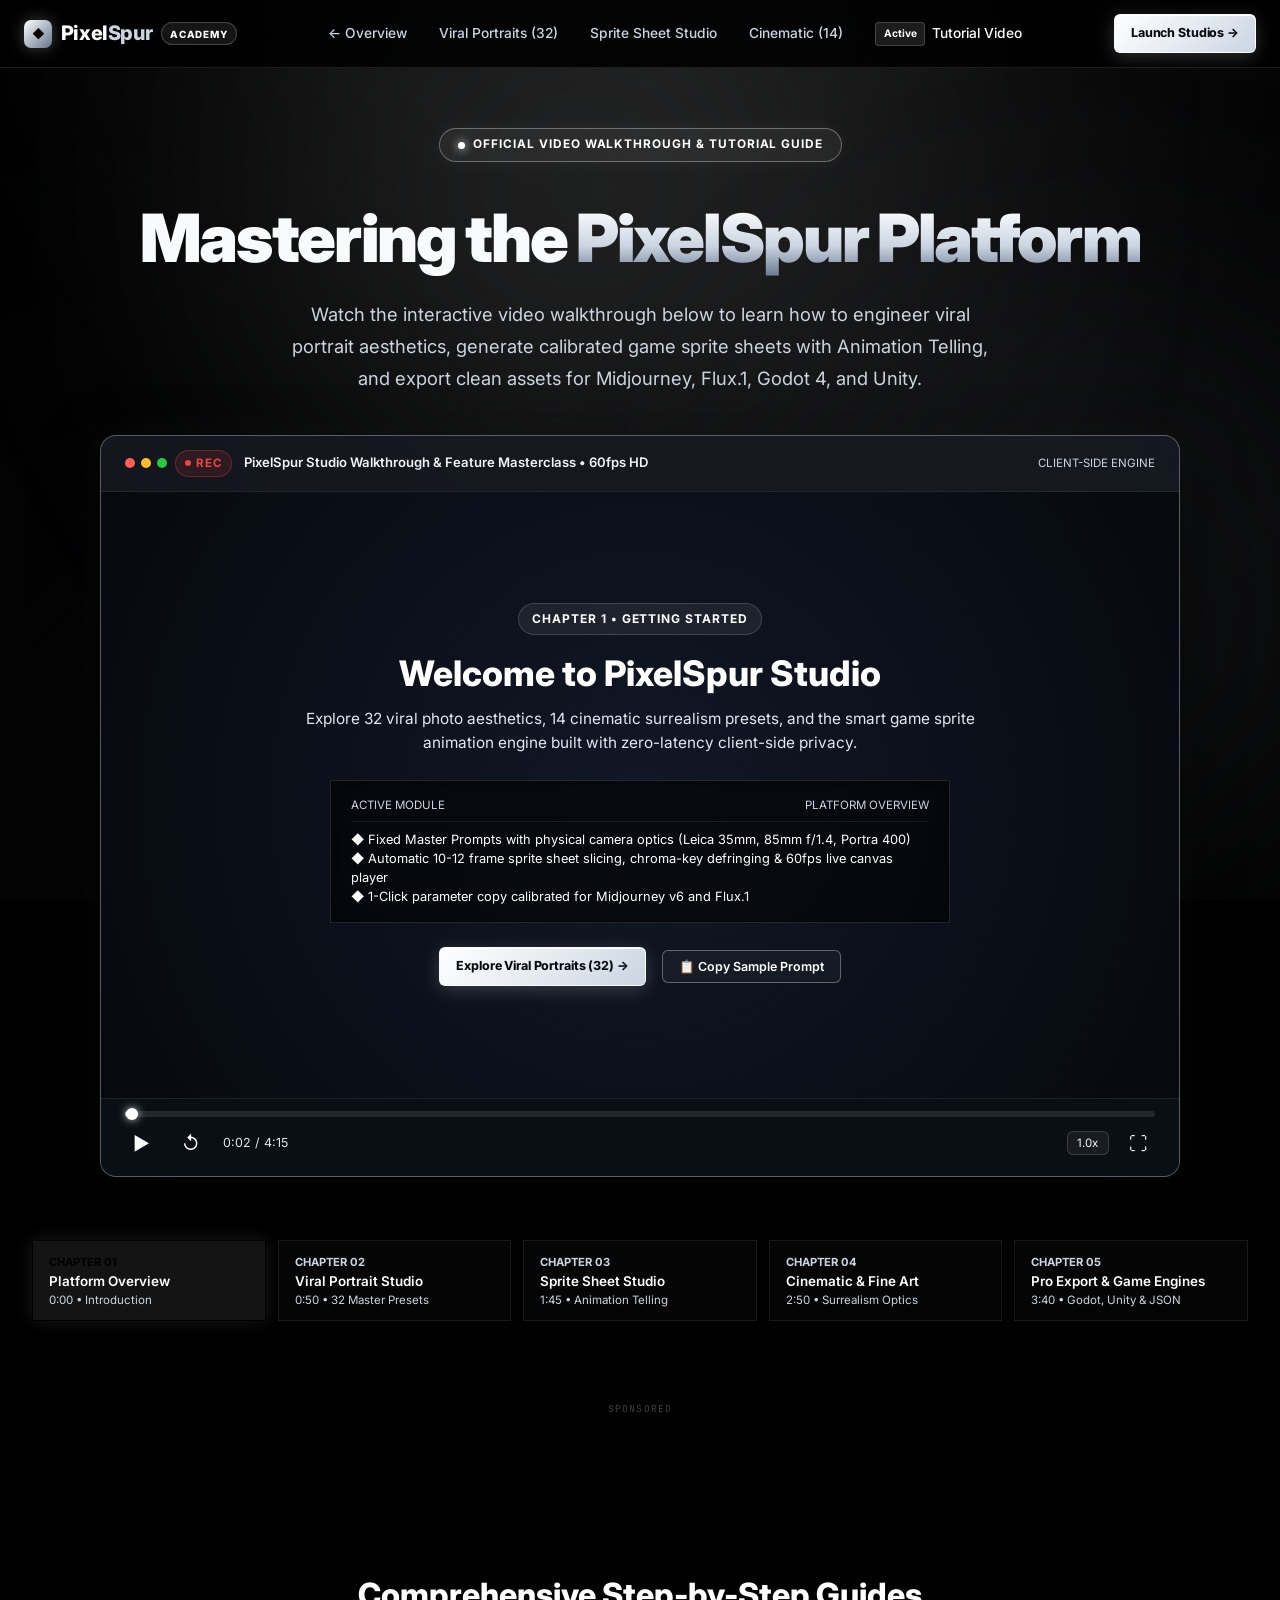
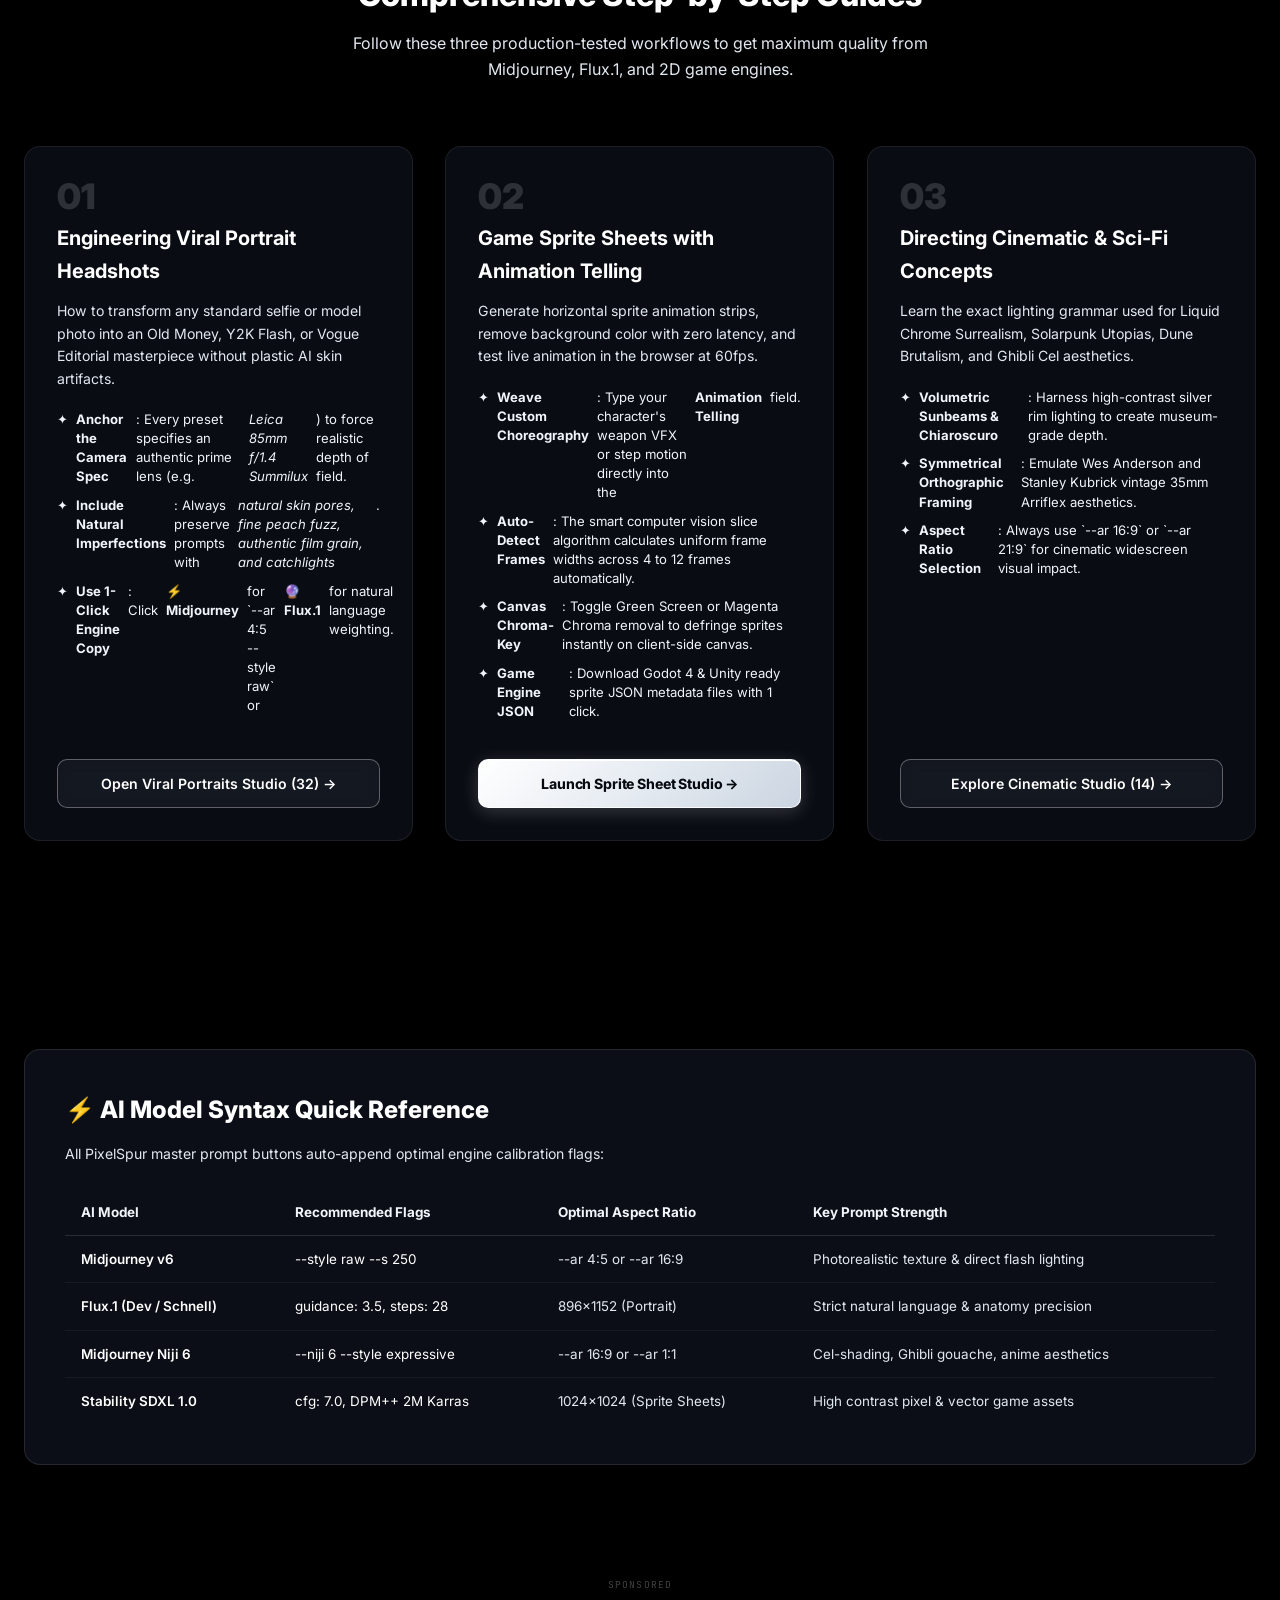
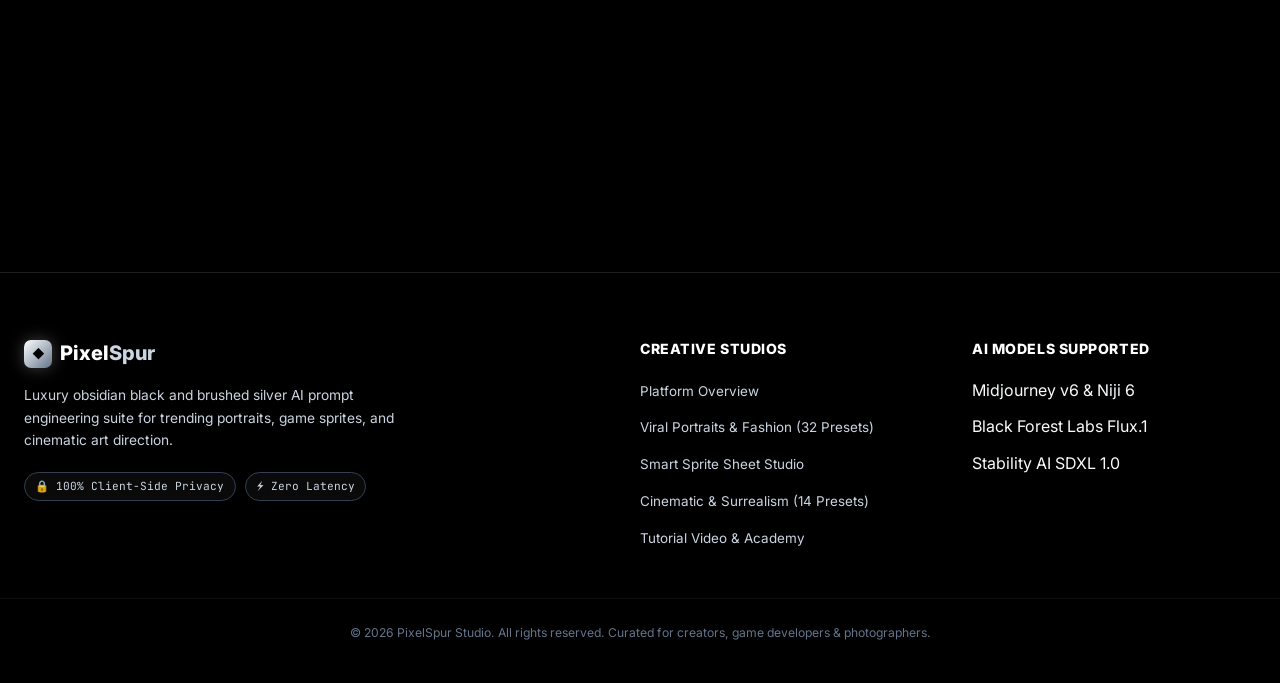
<file: tutorial.html>
<!DOCTYPE html>
<html lang="en">
<head>
  <meta charset="UTF-8"/>
  <meta name="viewport" content="width=device-width, initial-scale=1.0"/>
  <meta name="monetag" content="8d0e62e8b4c85d81fd08d0e941b169b7"/>
  <title>Master Tutorial &amp; Video Walkthrough — PixelSpur Studio</title>
  <meta name="description" content="Step-by-step interactive tutorial video and master guide for PixelSpur: engineer viral AI portraits, generate 2D game sprite sheets with Animation Telling, and direct cinematic surrealism."/>

  <!-- Fonts -->
  <link rel="preconnect" href="https://fonts.googleapis.com"/>
  <link rel="preconnect" href="https://fonts.gstatic.com" crossorigin/>
  <link href="https://fonts.googleapis.com/css2?family=Inter:wght@300;400;500;600;700;800;900&family=JetBrains+Mono:wght@400;500;600;700&display=swap" rel="stylesheet"/>

  <!-- Stylesheet -->
  <link rel="icon" href="favicon.svg" type="image/svg+xml"/>
  <link rel="stylesheet" href="style.css"/>


</head>
<body>

<!-- Dynamic Scroll Progress Bar -->
<div id="scroll-progress"></div>

<!-- Ambient Metallic Silver Glows -->
<div class="silver-ambient" aria-hidden="true">
  <div class="silver-orb orb-silver-1"></div>
  <div class="silver-orb orb-silver-2"></div>
</div>

<!-- Fixed Header Navbar -->
<header id="nav">
  <div class="nav-inner">
    <a href="index.html" class="nav-logo">
      <span class="logo-icon">◆</span>
      <span class="logo-name">Pixel<span class="logo-accent">Spur</span></span>
      <span class="logo-badge">ACADEMY</span>
    </a>

    <nav class="nav-links">
      <a href="index.html" class="nav-link">← Overview</a>
      <a href="aesthetic-studio.html" class="nav-link">Viral Portraits (32)</a>
      <a href="sprite-studio.html" class="nav-link">Sprite Sheet Studio</a>
      <a href="cinematic-studio.html" class="nav-link">Cinematic (14)</a>
      <a href="tutorial.html" class="nav-link active">
        <span class="nav-pill">Active</span> Tutorial Video
      </a>
    </nav>

    <div class="nav-actions">
      <a href="sprite-studio.html" class="btn btn-small btn-silver">Launch Studios →</a>
      <button class="nav-toggle" id="nav-toggle" aria-label="Toggle Navigation">
        <span></span><span></span><span></span>
      </button>
    </div>
  </div>
</header>

<!-- ════════════ HERO SECTION ════════════ -->
<section class="tutorial-hero">
  <div class="container">
    <div class="silver-badge reveal-on-scroll">
      <span class="badge-dot"></span>
      <span>OFFICIAL VIDEO WALKTHROUGH &amp; TUTORIAL GUIDE</span>
    </div>

    <h1 class="hero-home-title reveal-on-scroll" style="margin-top: 1rem;">
      Mastering the <span class="silver-grad-text">PixelSpur Platform</span>
    </h1>

    <p class="hero-home-sub reveal-on-scroll" style="max-width: 720px; margin: 0 auto 2.5rem;">
      Watch the interactive video walkthrough below to learn how to engineer viral portrait aesthetics, generate calibrated game sprite sheets with Animation Telling, and export clean assets for Midjourney, Flux.1, Godot 4, and Unity.
    </p>

    <!-- ════════════ INTERACTIVE VIDEO WALKTHROUGH PLAYER ════════════ -->
    <div class="tutorial-player-container reveal-on-scroll" id="tutorial-player">
      
      <!-- Video Window Header Bar -->
      <div class="player-top-bar">
        <div class="player-top-left">
          <div class="player-dot"></div>
          <span class="player-rec-badge">REC</span>
          <span class="player-video-title">PixelSpur Studio Walkthrough &amp; Feature Masterclass • 60fps HD</span>
        </div>
        <div style="font-family: var(--font-mono); font-size: 0.72rem; color: var(--silver-400);">
          CLIENT-SIDE ENGINE
        </div>
      </div>

      <!-- Player Screen Viewport -->
      <div class="player-screen" id="player-screen">
        
        <!-- Interactive Stage View -->
        <div class="player-stage fade-in" id="player-stage">
          <span class="stage-badge" id="stage-badge">Chapter 1 • Getting Started</span>
          <h2 class="stage-title" id="stage-title">Welcome to PixelSpur Studio</h2>
          <p class="stage-desc" id="stage-desc">
            Explore 32 viral photo aesthetics, 14 cinematic surrealism presets, and the smart game sprite animation engine built with zero-latency client-side privacy.
          </p>

          <div class="stage-demo-box" id="stage-demo-box">
            <div class="stage-demo-header">
              <span>ACTIVE MODULE</span>
              <span id="demo-module-status">PLATFORM OVERVIEW</span>
            </div>
            <div id="demo-content-text">
              ◆ Fixed Master Prompts with physical camera optics (Leica 35mm, 85mm f/1.4, Portra 400)<br/>
              ◆ Automatic 10-12 frame sprite sheet slicing, chroma-key defringing &amp; 60fps live canvas player<br/>
              ◆ 1-Click parameter copy calibrated for Midjourney v6 and Flux.1
            </div>
          </div>

          <div class="stage-cta-row" id="stage-cta-row">
            <a href="aesthetic-studio.html" class="btn btn-silver btn-small" id="stage-primary-btn">
              Explore Viral Portraits (32) →
            </a>
            <button type="button" class="btn btn-silver-outline btn-small" id="stage-action-btn">
              📋 Copy Sample Prompt
            </button>
          </div>
        </div>

      </div>

      <!-- Player Controls Bar -->
      <div class="player-controls-bar">
        <!-- Interactive Scrubber -->
        <div class="player-scrubber-track" id="scrubber-track" role="slider" aria-label="Video Progress" aria-valuemin="0" aria-valuemax="100" aria-valuenow="0">
          <div class="player-scrubber-fill" id="scrubber-fill">
            <div class="player-scrubber-handle"></div>
          </div>
        </div>

        <div class="player-buttons-row">
          <div class="player-btns-left">
            <button type="button" class="player-ctrl-btn" id="btn-play-pause" title="Play/Pause">
              ▶
            </button>
            <button type="button" class="player-ctrl-btn" id="btn-restart" title="Restart Video">
              ↺
            </button>
            <div class="player-time-display">
              <span id="current-time">0:00</span> / <span id="total-time">4:15</span>
            </div>
          </div>

          <div class="player-btns-right">
            <button type="button" class="player-speed-btn" id="btn-speed-toggle" title="Playback Speed">
              1.0x
            </button>
            <button type="button" class="player-ctrl-btn" id="btn-fullscreen" title="Toggle Fullscreen">
              ⛶
            </button>
          </div>
        </div>
      </div>

    </div>

    <!-- Chapter Selector Below Player -->
    <div class="tutorial-chapters-track reveal-on-scroll">
      <button type="button" class="chapter-card-btn active" data-chapter="0">
        <span class="chapter-num">CHAPTER 01</span>
        <span class="chapter-name">Platform Overview</span>
        <span class="chapter-time">0:00 • Introduction</span>
      </button>

      <button type="button" class="chapter-card-btn" data-chapter="1">
        <span class="chapter-num">CHAPTER 02</span>
        <span class="chapter-name">Viral Portrait Studio</span>
        <span class="chapter-time">0:50 • 32 Master Presets</span>
      </button>

      <button type="button" class="chapter-card-btn" data-chapter="2">
        <span class="chapter-num">CHAPTER 03</span>
        <span class="chapter-name">Sprite Sheet Studio</span>
        <span class="chapter-time">1:45 • Animation Telling</span>
      </button>

      <button type="button" class="chapter-card-btn" data-chapter="3">
        <span class="chapter-num">CHAPTER 04</span>
        <span class="chapter-name">Cinematic &amp; Fine Art</span>
        <span class="chapter-time">2:50 • Surrealism Optics</span>
      </button>

      <button type="button" class="chapter-card-btn" data-chapter="4">
        <span class="chapter-num">CHAPTER 05</span>
        <span class="chapter-name">Pro Export &amp; Game Engines</span>
        <span class="chapter-time">3:40 • Godot, Unity &amp; JSON</span>
      </button>
    </div>

  </div>
</section>

<!-- ════════════ ADSTERRA MID-PAGE 728x90 LEADERBOARD ════════════ -->
<div class="container ad-slot-wrapper" style="margin: 2rem auto 2.5rem; text-align: center; min-height: 90px; display: flex; justify-content: center; align-items: center;">
  <div id="atContainer-d5787b8bf3e86de096d5f5bf12337635">
    <script data-cfasync="false" type="text/javascript">
      atOptions = {
        'key' : 'd5787b8bf3e86de096d5f5bf12337635',
        'format' : 'iframe',
        'height' : 90,
        'width' : 728,
        'params' : {}
      };
    </script>
    <script data-cfasync="false" type="text/javascript" src="https://www.highrevenueformat.com/d5787b8bf3e86de096d5f5bf12337635/invoke.js"></script>
  </div>
</div>

<!-- ════════════ 3-STEP MASTER WORKFLOW GUIDES ════════════ -->
<section class="section-studios" style="padding-top: 1rem;">
  <div class="container">
    
    <div style="text-align: center; margin-bottom: 2.5rem;">
      <h2 style="font-size: 2rem; font-weight: 800; color: #fff;">
        Comprehensive Step-by-Step Guides
      </h2>
      <p style="color: var(--silver-300); max-width: 600px; margin: 0.5rem auto 0;">
        Follow these three production-tested workflows to get maximum quality from Midjourney, Flux.1, and 2D game engines.
      </p>
    </div>

    <div class="tutorial-guides-grid">

      <!-- Guide 1: Viral Portrait Engineering -->
      <article class="tutorial-step-card reveal-on-scroll">
        <div>
          <div class="step-card-num">01</div>
          <h3 class="step-card-title">Engineering Viral Portrait Headshots</h3>
          <p class="step-card-desc">
            How to transform any standard selfie or model photo into an Old Money, Y2K Flash, or Vogue Editorial masterpiece without plastic AI skin artifacts.
          </p>
          <ul class="step-tips-list">
            <li><span>✦</span> <strong>Anchor the Camera Spec</strong>: Every preset specifies an authentic prime lens (e.g. <em>Leica 85mm f/1.4 Summilux</em>) to force realistic depth of field.</li>
            <li><span>✦</span> <strong>Include Natural Imperfections</strong>: Always preserve prompts with <em>natural skin pores, fine peach fuzz, authentic film grain, and catchlights</em>.</li>
            <li><span>✦</span> <strong>Use 1-Click Engine Copy</strong>: Click <strong>⚡ Midjourney</strong> for `--ar 4:5 --style raw` or <strong>🔮 Flux.1</strong> for natural language weighting.</li>
          </ul>
        </div>
        <a href="aesthetic-studio.html" class="btn btn-silver-outline btn-block">
          Open Viral Portraits Studio (32) →
        </a>
      </article>

      <!-- Guide 2: Sprite Sheet Creation & Defringing -->
      <article class="tutorial-step-card reveal-on-scroll">
        <div>
          <div class="step-card-num">02</div>
          <h3 class="step-card-title">Game Sprite Sheets with Animation Telling</h3>
          <p class="step-card-desc">
            Generate horizontal sprite animation strips, remove background color with zero latency, and test live animation in the browser at 60fps.
          </p>
          <ul class="step-tips-list">
            <li><span>✦</span> <strong>Weave Custom Choreography</strong>: Type your character's weapon VFX or step motion directly into the <strong>Animation Telling</strong> field.</li>
            <li><span>✦</span> <strong>Auto-Detect Frames</strong>: The smart computer vision slice algorithm calculates uniform frame widths across 4 to 12 frames automatically.</li>
            <li><span>✦</span> <strong>Canvas Chroma-Key</strong>: Toggle Green Screen or Magenta Chroma removal to defringe sprites instantly on client-side canvas.</li>
            <li><span>✦</span> <strong>Game Engine JSON</strong>: Download Godot 4 &amp; Unity ready sprite JSON metadata files with 1 click.</li>
          </ul>
        </div>
        <a href="sprite-studio.html" class="btn btn-silver btn-block">
          Launch Sprite Sheet Studio →
        </a>
      </article>

      <!-- Guide 3: Cinematic Surrealism & Lighting -->
      <article class="tutorial-step-card reveal-on-scroll">
        <div>
          <div class="step-card-num">03</div>
          <h3 class="step-card-title">Directing Cinematic &amp; Sci-Fi Concepts</h3>
          <p class="step-card-desc">
            Learn the exact lighting grammar used for Liquid Chrome Surrealism, Solarpunk Utopias, Dune Brutalism, and Ghibli Cel aesthetics.
          </p>
          <ul class="step-tips-list">
            <li><span>✦</span> <strong>Volumetric Sunbeams &amp; Chiaroscuro</strong>: Harness high-contrast silver rim lighting to create museum-grade depth.</li>
            <li><span>✦</span> <strong>Symmetrical Orthographic Framing</strong>: Emulate Wes Anderson and Stanley Kubrick vintage 35mm Arriflex aesthetics.</li>
            <li><span>✦</span> <strong>Aspect Ratio Selection</strong>: Always use `--ar 16:9` or `--ar 21:9` for cinematic widescreen visual impact.</li>
          </ul>
        </div>
        <a href="cinematic-studio.html" class="btn btn-silver-outline btn-block">
          Explore Cinematic Studio (14) →
        </a>
      </article>

    </div>

  </div>
</section>

<!-- ════════════ MODEL SYNTAX CHEAT SHEET ════════════ -->
<section style="padding: 2rem 0 4rem;">
  <div class="container">
    <div style="background: rgba(13, 17, 26, 0.85); border: 1px solid var(--silver-border); border-radius: var(--radius-lg); padding: 2.5rem;">
      <h3 style="font-size: 1.5rem; font-weight: 800; color: #fff; margin-bottom: 0.75rem;">
        ⚡ AI Model Syntax Quick Reference
      </h3>
      <p style="color: var(--silver-300); font-size: 0.88rem; margin-bottom: 1.5rem;">
        All PixelSpur master prompt buttons auto-append optimal engine calibration flags:
      </p>

      <div style="overflow-x: auto;">
        <table style="width: 100%; border-collapse: collapse; text-align: left; font-size: 0.84rem;">
          <thead>
            <tr style="border-bottom: 1px solid rgba(255, 255, 255, 0.12); color: var(--silver-200);">
              <th style="padding: 0.75rem 1rem;">AI Model</th>
              <th style="padding: 0.75rem 1rem;">Recommended Flags</th>
              <th style="padding: 0.75rem 1rem;">Optimal Aspect Ratio</th>
              <th style="padding: 0.75rem 1rem;">Key Prompt Strength</th>
            </tr>
          </thead>
          <tbody style="color: var(--silver-300);">
            <tr style="border-bottom: 1px solid rgba(255, 255, 255, 0.05);">
              <td style="padding: 0.75rem 1rem; font-weight: 600; color: #fff;">Midjourney v6</td>
              <td style="padding: 0.75rem 1rem; font-family: var(--font-mono); color: var(--silver-100);">--style raw --s 250</td>
              <td style="padding: 0.75rem 1rem; font-family: var(--font-mono);">--ar 4:5 or --ar 16:9</td>
              <td style="padding: 0.75rem 1rem;">Photorealistic texture &amp; direct flash lighting</td>
            </tr>
            <tr style="border-bottom: 1px solid rgba(255, 255, 255, 0.05);">
              <td style="padding: 0.75rem 1rem; font-weight: 600; color: #fff;">Flux.1 (Dev / Schnell)</td>
              <td style="padding: 0.75rem 1rem; font-family: var(--font-mono); color: var(--silver-100);">guidance: 3.5, steps: 28</td>
              <td style="padding: 0.75rem 1rem; font-family: var(--font-mono);">896x1152 (Portrait)</td>
              <td style="padding: 0.75rem 1rem;">Strict natural language &amp; anatomy precision</td>
            </tr>
            <tr style="border-bottom: 1px solid rgba(255, 255, 255, 0.05);">
              <td style="padding: 0.75rem 1rem; font-weight: 600; color: #fff;">Midjourney Niji 6</td>
              <td style="padding: 0.75rem 1rem; font-family: var(--font-mono); color: var(--silver-100);">--niji 6 --style expressive</td>
              <td style="padding: 0.75rem 1rem; font-family: var(--font-mono);">--ar 16:9 or --ar 1:1</td>
              <td style="padding: 0.75rem 1rem;">Cel-shading, Ghibli gouache, anime aesthetics</td>
            </tr>
            <tr>
              <td style="padding: 0.75rem 1rem; font-weight: 600; color: #fff;">Stability SDXL 1.0</td>
              <td style="padding: 0.75rem 1rem; font-family: var(--font-mono); color: var(--silver-100);">cfg: 7.0, DPM++ 2M Karras</td>
              <td style="padding: 0.75rem 1rem; font-family: var(--font-mono);">1024x1024 (Sprite Sheets)</td>
              <td style="padding: 0.75rem 1rem;">High contrast pixel &amp; vector game assets</td>
            </tr>
          </tbody>
        </table>
      </div>
    </div>
  </div>
</section>

<!-- ════════════ ADSTERRA PRE-FOOTER 300x250 RECTANGLE ════════════ -->
<div class="ad-slot-wrapper" style="margin: 3rem auto 1.5rem; text-align: center; min-height: 250px; display: flex; justify-content: center; align-items: center;">
  <div id="atContainer-c075bb1d519d3ba0713981030cb622ed">
    <script data-cfasync="false" type="text/javascript">
      atOptions = {
        'key' : 'c075bb1d519d3ba0713981030cb622ed',
        'format' : 'iframe',
        'height' : 250,
        'width' : 300,
        'params' : {}
      };
    </script>
    <script data-cfasync="false" type="text/javascript" src="https://www.highrevenueformat.com/c075bb1d519d3ba0713981030cb622ed/invoke.js"></script>
  </div>
</div>

<!-- ════════════ FOOTER ════════════ -->
<footer id="footer">
  <div class="container footer-inner">
    <div class="footer-col">
      <div class="footer-brand">
        <span class="logo-icon">◆</span>
        <span class="logo-name">Pixel<span class="logo-accent">Spur</span></span>
      </div>
      <p class="footer-text">
        Luxury obsidian black and brushed silver AI prompt engineering suite for trending portraits, game sprites, and cinematic art direction.
      </p>
      <div class="footer-badges">
        <span class="footer-pill">🔒 100% Client-Side Privacy</span>
        <span class="footer-pill">⚡ Zero Latency</span>
      </div>
    </div>

    <div class="footer-col">
      <h5 class="footer-heading">Creative Studios</h5>
      <ul class="footer-links">
        <li><a href="index.html">Platform Overview</a></li>
        <li><a href="aesthetic-studio.html">Viral Portraits &amp; Fashion (32 Presets)</a></li>
        <li><a href="sprite-studio.html">Smart Sprite Sheet Studio</a></li>
        <li><a href="cinematic-studio.html">Cinematic &amp; Surrealism (14 Presets)</a></li>
        <li><a href="tutorial.html">Tutorial Video &amp; Academy</a></li>
      </ul>
    </div>

    <div class="footer-col">
      <h5 class="footer-heading">AI Models Supported</h5>
      <ul class="footer-links">
        <li><span>Midjourney v6 &amp; Niji 6</span></li>
        <li><span>Black Forest Labs Flux.1</span></li>
        <li><span>Stability AI SDXL 1.0</span></li>
      </ul>
    </div>
  </div>

  <div class="container footer-bottom">
    <p>© 2026 PixelSpur Studio. All rights reserved. Curated for creators, game developers &amp; photographers.</p>
  </div>
</footer>

<!-- Interactive Tutorial Script -->
<script>
  (function() {
    // Chapters Data for Interactive Video Player
    const chapters = [
      {
        id: 0,
        badge: "Chapter 1 • Getting Started (0:00)",
        title: "Welcome to PixelSpur Studio",
        desc: "Explore 32 viral photo aesthetics, 14 cinematic surrealism presets, and the smart game sprite animation engine built with zero-latency client-side privacy.",
        moduleStatus: "PLATFORM OVERVIEW",
        demoText: "◆ Fixed Master Prompts with physical camera optics (Leica 35mm, 85mm f/1.4, Portra 400)\n◆ Automatic 10-12 frame sprite sheet slicing, chroma-key defringing & 60fps live canvas player\n◆ 1-Click parameter copy calibrated for Midjourney v6 and Flux.1",
        primaryBtnText: "Explore Viral Portraits (32) →",
        primaryBtnUrl: "aesthetic-studio.html",
        samplePrompt: "[IMAGE_URL] Old Money aesthetic portrait, Lake Como golden hour, 85mm f/1.4 lens, natural skin pores, linen textures --ar 4:5 --style raw --s 250",
        duration: 50
      },
      {
        id: 1,
        badge: "Chapter 2 • Viral Portraits (0:50)",
        title: "32 Viral Camera & Lighting Presets",
        desc: "Transform personal headshots and model photography into Old Money Golden Hour, Y2K Direct Flash, Kintsugi Molten Gold, and Haute Couture Glass Headpieces.",
        moduleStatus: "VIRAL PORTRAITS ENGINE",
        demoText: "✓ Instant category filtering: High-Fashion Editorial, Quiet Luxury, Streetwear, Cyber-Goth\n✓ Camera lenses: Leica M11 35mm, Canon 85mm f/1.4, 35mm Arriflex\n✓ 1-Click copy for Midjourney (--style raw) and Flux.1 guidance parameters",
        primaryBtnText: "Open Portrait Studio →",
        primaryBtnUrl: "aesthetic-studio.html",
        samplePrompt: "[IMAGE_URL] Y2K on-camera direct flash portrait at midnight, party aesthetic, disposable camera snapshot, deep shadows, glossy skin, Portra 400 --ar 4:5 --style raw --s 250",
        duration: 55
      },
      {
        id: 2,
        badge: "Chapter 3 • Game Sprite Engine (1:45)",
        title: "Smart Sprite Sheet Studio & Animation Telling",
        desc: "Create game-ready 2D horizontal sprite strips with custom motion choreography, auto-frame detection, live 60fps canvas player, and chroma-key background removal.",
        moduleStatus: "SPRITE SHEET GENERATOR",
        demoText: "⚔ Animation Telling: Weave weapon trails, spell VFX, and multi-hit combos into prompts\n⚔ 26+ Game Action presets: Slashing, Bow Shot, Dash, Spellcast, Defeat\n⚔ Canvas Chroma-Key: Instant green-screen / magenta removal on client side",
        primaryBtnText: "Launch Sprite Studio →",
        primaryBtnUrl: "sprite-studio.html",
        samplePrompt: "2D game sprite sheet, pixel knight walking cycle animation, 8 uniform sequential horizontal frames, side view, green screen chroma-key background, pixel art style --ar 16:9",
        duration: 65
      },
      {
        id: 3,
        badge: "Chapter 4 • Cinematic Surrealism (2:50)",
        title: "Liquid Chrome & Sci-Fi Concept Art",
        desc: "Direct museum-grade concept art: Liquid Chrome Surrealism, Solarpunk Utopia, Dune Brutalist Deserts, Ghibli Cel-Shading, and Moebius architectural fantasy.",
        moduleStatus: "FINE ART & CINEMATIC",
        demoText: "✦ Volumetric sunbeams, golden hour mist, and Syd Mead composite curves\n✦ Heavy silver rim lighting, chiaroscuro contrast, and 35mm wide-angle optics\n✦ Calibrated widescreen aspect ratios (--ar 16:9 and --ar 21:9)",
        primaryBtnText: "Open Cinematic Studio →",
        primaryBtnUrl: "cinematic-studio.html",
        samplePrompt: "[IMAGE_URL] surreal solarpunk utopian megacity, soaring organic architectural towers draped in vertical hanging gardens, photovoltaic solar sails, golden hour sunbeams, Moebius concept art --ar 16:9 --style raw --s 350",
        duration: 50
      },
      {
        id: 4,
        badge: "Chapter 5 • Game Engine Integration (3:40)",
        title: "Exporting to Godot 4, Unity & Pixi.js",
        desc: "Export cleaned transparent PNG strips and JSON animation metadata directly compatible with Godot AnimatedSprite2D, Unity 2D SpriteSheet, Phaser 3, and Pixi.js.",
        moduleStatus: "ENGINE METADATA EXPORT",
        demoText: "📦 Godot 4 & Unity JSON: frame coordinates, animation FPS, loop flags, and dimensions\n📦 1-Click PNG Strip download with alpha transparency\n📦 Complete Character Action Pack: 5 synchronized animation prompts generated in 1 click",
        primaryBtnText: "Test JSON & Sprite Pack →",
        primaryBtnUrl: "sprite-studio.html",
        samplePrompt: '{"frames": [{"frame": {"x": 0, "y": 0, "w": 128, "h": 128}, "duration": 100}], "meta": {"app": "PixelSpur", "fps": 12, "format": "RGBA8888"}}',
        duration: 35
      }
    ];

    let currentChapterIdx = 0;
    let isPlaying = true;
    let playbackSpeed = 1.0;
    let progressSeconds = 0;
    const totalSeconds = 255; // 4 minutes 15 seconds

    const stageBadge = document.getElementById('stage-badge');
    const stageTitle = document.getElementById('stage-title');
    const stageDesc = document.getElementById('stage-desc');
    const demoModuleStatus = document.getElementById('demo-module-status');
    const demoContentText = document.getElementById('demo-content-text');
    const stagePrimaryBtn = document.getElementById('stage-primary-btn');
    const stageActionBtn = document.getElementById('stage-action-btn');
    const stageContainer = document.getElementById('player-stage');

    const scrubberFill = document.getElementById('scrubber-fill');
    const scrubberTrack = document.getElementById('scrubber-track');
    const btnPlayPause = document.getElementById('btn-play-pause');
    const btnRestart = document.getElementById('btn-restart');
    const btnSpeedToggle = document.getElementById('btn-speed-toggle');
    const btnFullscreen = document.getElementById('btn-fullscreen');
    const currentTimeDisplay = document.getElementById('current-time');
    const chapterButtons = document.querySelectorAll('.chapter-card-btn');

    function formatTime(secs) {
      const m = Math.floor(secs / 60);
      const s = Math.floor(secs % 60);
      return `${m}:${s < 10 ? '0' : ''}${s}`;
    }

    function renderChapter(idx) {
      const ch = chapters[idx];
      currentChapterIdx = idx;

      // Update chapter cards UI
      chapterButtons.forEach((btn, i) => {
        if (i === idx) btn.classList.add('active');
        else btn.classList.remove('active');
      });

      // Animate transition
      stageContainer.classList.remove('fade-in');
      stageContainer.classList.add('fade-out');

      setTimeout(() => {
        stageBadge.textContent = ch.badge;
        stageTitle.textContent = ch.title;
        stageDesc.textContent = ch.desc;
        demoModuleStatus.textContent = ch.moduleStatus;
        demoContentText.innerHTML = ch.demoText.replace(/\n/g, '<br/>');
        stagePrimaryBtn.textContent = ch.primaryBtnText;
        stagePrimaryBtn.href = ch.primaryBtnUrl;

        stageContainer.classList.remove('fade-out');
        stageContainer.classList.add('fade-in');
      }, 200);
    }

    function updateTimer() {
      if (!isPlaying) return;

      progressSeconds += 0.5 * playbackSpeed;
      if (progressSeconds >= totalSeconds) {
        progressSeconds = totalSeconds;
        isPlaying = false;
        btnPlayPause.textContent = '▶';
      }

      const percent = (progressSeconds / totalSeconds) * 100;
      scrubberFill.style.width = percent + '%';
      currentTimeDisplay.textContent = formatTime(progressSeconds);

      // Check which chapter corresponds to current progress
      if (progressSeconds < 50 && currentChapterIdx !== 0) renderChapter(0);
      else if (progressSeconds >= 50 && progressSeconds < 105 && currentChapterIdx !== 1) renderChapter(1);
      else if (progressSeconds >= 105 && progressSeconds < 170 && currentChapterIdx !== 2) renderChapter(2);
      else if (progressSeconds >= 170 && progressSeconds < 220 && currentChapterIdx !== 3) renderChapter(3);
      else if (progressSeconds >= 220 && currentChapterIdx !== 4) renderChapter(4);
    }

    const timerInterval = setInterval(updateTimer, 500);

    // Play / Pause Toggle
    btnPlayPause.addEventListener('click', () => {
      isPlaying = !isPlaying;
      btnPlayPause.textContent = isPlaying ? '⏸' : '▶';
    });

    // Restart
    btnRestart.addEventListener('click', () => {
      progressSeconds = 0;
      isPlaying = true;
      btnPlayPause.textContent = '⏸';
      renderChapter(0);
    });

    // Speed Toggle
    const speeds = [1.0, 1.25, 1.5, 2.0];
    let speedIdx = 0;
    btnSpeedToggle.addEventListener('click', () => {
      speedIdx = (speedIdx + 1) % speeds.length;
      playbackSpeed = speeds[speedIdx];
      btnSpeedToggle.textContent = playbackSpeed.toFixed(1) + 'x';
    });

    // Scrubber click
    scrubberTrack.addEventListener('click', (e) => {
      const rect = scrubberTrack.getBoundingClientRect();
      const clickX = e.clientX - rect.left;
      const ratio = Math.max(0, Math.min(1, clickX / rect.width));
      progressSeconds = ratio * totalSeconds;
      scrubberFill.style.width = (ratio * 100) + '%';
      currentTimeDisplay.textContent = formatTime(progressSeconds);
    });

    // Chapter Card Clicks
    chapterButtons.forEach((btn, i) => {
      btn.addEventListener('click', () => {
        const startTimes = [0, 50, 105, 170, 220];
        progressSeconds = startTimes[i];
        renderChapter(i);
        isPlaying = true;
        btnPlayPause.textContent = '⏸';
      });
    });

    // Action button: Copy current chapter's sample prompt
    stageActionBtn.addEventListener('click', () => {
      const currentPrompt = chapters[currentChapterIdx].samplePrompt;
      navigator.clipboard.writeText(currentPrompt).then(() => {
        const prevText = stageActionBtn.textContent;
        stageActionBtn.textContent = '✓ Copied Prompt!';
        stageActionBtn.style.borderColor = '#22c55e';
        stageActionBtn.style.color = '#22c55e';
        setTimeout(() => {
          stageActionBtn.textContent = prevText;
          stageActionBtn.style.borderColor = '';
          stageActionBtn.style.color = '';
        }, 2200);
      });
    });

    // Fullscreen Toggle
    btnFullscreen.addEventListener('click', () => {
      const playerEl = document.getElementById('tutorial-player');
      if (!document.fullscreenElement) {
        if (playerEl.requestFullscreen) playerEl.requestFullscreen();
      } else {
        if (document.exitFullscreen) document.exitFullscreen();
      }
    });

  })();
</script>

<script src="app.js"></script>

</body>
</html>
</file>
<file: style.css>
/* ══════════════════════════════════════════════════════════════════
   PixelSpur Studio — Obsidian Black & Brushed Silver Master Stylesheet
   Theme: Luxury Monochrome × Brushed Silver Texture × Pure Obsidian
   (Clean background without grid lines + Smooth scrolling animations)
   ══════════════════════════════════════════════════════════════════ */

/* ── Custom Properties & Silver Metallic Design Tokens ── */
:root {
  --bg-pure:      #000000;
  --bg:           #040406;
  --bg-alt:       #09090d;
  --surface:      #0e0e13;
  --surface-hi:   #15151d;
  --surface-card: rgba(14, 14, 20, 0.85);

  /* Metallic Silver & Chrome Spectrum */
  --silver-100:   #ffffff;
  --silver-200:   #f1f5f9;
  --silver-300:   #e2e8f0;
  --silver-400:   #cbd5e1;
  --silver-500:   #94a3b8;
  --silver-600:   #64748b;
  --silver-700:   #475569;
  --silver-800:   #334155;
  --silver-900:   #1e293b;

  --silver-glow:  rgba(255, 255, 255, 0.12);
  --silver-glow-strong: rgba(226, 232, 240, 0.25);
  --silver-border: rgba(255, 255, 255, 0.11);
  --silver-border-hi: rgba(255, 255, 255, 0.32);

  /* Functional Accents */
  --accent-cyan:   #38bdf8;
  --accent-emerald:#34d399;
  --accent-emerald-glow: rgba(52, 211, 153, 0.2);

  --text:         #f8fafc;
  --text-sec:     #cbd5e1;
  --text-dim:     #64748b;

  --mono:         'JetBrains Mono', monospace;
  --sans:         'Inter', -apple-system, BlinkMacSystemFont, "Segoe UI", Roboto, sans-serif;

  --radius-sm:    0.375rem;
  --radius:       0.625rem;
  --radius-lg:    1rem;
  --radius-xl:    1.25rem;

  --transition-fast: 0.2s cubic-bezier(0.16, 1, 0.3, 1);
  --transition-med:  0.35s cubic-bezier(0.16, 1, 0.3, 1);
}

/* ── Reset & Base Styles ── */
*, *::before, *::after {
  box-sizing: border-box;
  margin: 0;
  padding: 0;
}

html {
  scroll-behavior: smooth;
  scroll-padding-top: 80px;
  background-color: var(--bg-pure);
}

body {
  font-family: var(--sans);
  background-color: var(--bg-pure);
  color: var(--text);
  line-height: 1.65;
  -webkit-font-smoothing: antialiased;
  -moz-osx-font-smoothing: grayscale;
  overflow-x: hidden;
  position: relative;
}

/* Pure Deep Obsidian Black Background with Soft Silver Light Pools (NO GRID) */
body::before {
  content: "";
  position: fixed;
  inset: 0;
  pointer-events: none;
  z-index: 0;
  background:
    radial-gradient(circle at 50% -10%, rgba(255, 255, 255, 0.08) 0%, transparent 60%),
    radial-gradient(circle at 85% 45%, rgba(203, 213, 225, 0.04) 0%, transparent 55%),
    radial-gradient(circle at 15% 85%, rgba(148, 163, 184, 0.03) 0%, transparent 50%);
}

img, canvas {
  display: block;
  max-width: 100%;
}

a {
  color: inherit;
  text-decoration: none;
}

button {
  font-family: inherit;
  cursor: pointer;
  border: none;
  background: none;
}

input, select, textarea {
  font-family: inherit;
  color: inherit;
}

::selection {
  background: var(--silver-300);
  color: #000;
}

/* Scroll Progress Bar at the top of the viewport */
#scroll-progress {
  position: fixed;
  top: 0;
  left: 0;
  height: 3px;
  background: linear-gradient(90deg, #64748b, #cbd5e1, #ffffff, #cbd5e1, #64748b);
  width: 0%;
  z-index: 9999;
  transition: width 0.08s linear;
  box-shadow: 0 0 12px rgba(255, 255, 255, 0.6);
}

/* Custom Scrollbar */
::-webkit-scrollbar {
  width: 7px;
  height: 7px;
}
::-webkit-scrollbar-track {
  background: var(--bg-pure);
}
::-webkit-scrollbar-thumb {
  background: var(--silver-800);
  border-radius: 4px;
}
::-webkit-scrollbar-thumb:hover {
  background: var(--silver-500);
}

/* ── Layout Container ── */
.container {
  max-width: 1320px;
  margin: 0 auto;
  padding: 0 1.5rem;
}

/* ════════════ METALLIC SILVER GLOWS ════════════ */
.silver-ambient {
  position: fixed;
  inset: 0;
  pointer-events: none;
  z-index: 0;
  overflow: hidden;
}

.silver-orb {
  position: absolute;
  border-radius: 50%;
  filter: blur(160px);
  opacity: 0.12;
  will-change: transform;
}

.orb-silver-1 {
  width: 650px;
  height: 650px;
  background: radial-gradient(circle, #ffffff, #94a3b8);
  top: -15%;
  left: 20%;
  animation: floatSilver 24s ease-in-out infinite alternate;
}

.orb-silver-2 {
  width: 500px;
  height: 500px;
  background: radial-gradient(circle, #cbd5e1, #475569);
  bottom: 5%;
  right: -5%;
  animation: floatSilver 20s ease-in-out infinite alternate-reverse;
}

@keyframes floatSilver {
  0%   { transform: translate(0, 0) scale(1); }
  50%  { transform: translate(30px, -25px) scale(1.08); }
  100% { transform: translate(-25px, 35px) scale(0.96); }
}

/* ════════════ FIXED NAVBAR ════════════ */
#nav {
  position: fixed;
  top: 0;
  left: 0;
  right: 0;
  z-index: 1000;
  background: rgba(0, 0, 0, 0.88);
  backdrop-filter: blur(18px) saturate(1.4);
  -webkit-backdrop-filter: blur(18px) saturate(1.4);
  border-bottom: 1px solid var(--silver-border);
}

.nav-inner {
  max-width: 1320px;
  margin: 0 auto;
  display: flex;
  align-items: center;
  justify-content: space-between;
  padding: 0.9rem 1.5rem;
}

.nav-logo {
  display: flex;
  align-items: center;
  gap: 0.55rem;
  font-weight: 800;
  font-size: 1.25rem;
  letter-spacing: -0.02em;
}

.logo-icon {
  display: inline-flex;
  align-items: center;
  justify-content: center;
  width: 28px;
  height: 28px;
  border-radius: 7px;
  background: linear-gradient(135deg, #ffffff, #64748b);
  font-size: 0.75rem;
  color: #000;
  box-shadow: 0 0 16px rgba(255, 255, 255, 0.25);
  font-weight: 900;
}

.logo-name {
  color: #fff;
}

.logo-accent {
  color: var(--silver-400);
}

.logo-badge {
  font-size: 0.62rem;
  font-weight: 800;
  color: #fff;
  background: rgba(255, 255, 255, 0.08);
  border: 1px solid rgba(255, 255, 255, 0.2);
  padding: 0.15rem 0.5rem;
  border-radius: 9999px;
  letter-spacing: 0.08em;
}

.nav-links {
  display: flex;
  align-items: center;
  gap: 2rem;
}

.nav-link {
  display: flex;
  align-items: center;
  gap: 0.45rem;
  font-size: 0.86rem;
  font-weight: 500;
  color: var(--silver-400);
  transition: color var(--transition-fast);
}

.nav-link:hover, .nav-link.active {
  color: #fff;
}

.nav-pill {
  font-size: 0.64rem;
  font-weight: 700;
  padding: 0.15rem 0.45rem;
  border-radius: 4px;
  background: rgba(255, 255, 255, 0.1);
  color: #fff;
  border: 1px solid rgba(255, 255, 255, 0.18);
}

.nav-actions {
  display: flex;
  align-items: center;
  gap: 1rem;
}

.nav-toggle {
  display: none;
  flex-direction: column;
  gap: 5px;
  width: 24px;
  height: 20px;
  cursor: pointer;
}

.nav-toggle span {
  display: block;
  width: 100%;
  height: 2px;
  background: #fff;
  border-radius: 2px;
}

@media (max-width: 860px) {
  .nav-links {
    display: none;
    position: absolute;
    top: 100%;
    left: 0;
    right: 0;
    background: rgba(4, 4, 6, 0.98);
    backdrop-filter: blur(20px);
    flex-direction: column;
    padding: 1.5rem;
    gap: 1.25rem;
    border-bottom: 1px solid var(--silver-border);
  }
  .nav-links.open {
    display: flex;
  }
  .nav-toggle {
    display: flex;
  }
  .nav-actions .btn {
    display: none;
  }
}

/* ════════════ BUTTONS (SILVER & METALLIC) ════════════ */
.btn {
  display: inline-flex;
  align-items: center;
  justify-content: center;
  gap: 0.5rem;
  font-weight: 600;
  font-size: 0.88rem;
  padding: 0.75rem 1.6rem;
  border-radius: var(--radius);
  transition: all var(--transition-fast);
  cursor: pointer;
  white-space: nowrap;
}

.btn-lg {
  padding: 0.9rem 1.95rem;
  font-size: 0.95rem;
  border-radius: var(--radius-lg);
}

.btn-small {
  font-size: 0.78rem;
  padding: 0.5rem 1rem;
  border-radius: var(--radius-sm);
}

.btn-block {
  width: 100%;
  margin-top: 0.85rem;
}

.btn-silver {
  background: linear-gradient(135deg, #ffffff 0%, #e8edf3 45%, #cbd5e1 100%);
  color: #070a10 !important;
  font-weight: 750;
  letter-spacing: -0.01em;
  border: 1px solid rgba(255, 255, 255, 0.8);
  box-shadow: 0 4px 18px rgba(255, 255, 255, 0.18), inset 0 1px 0 rgba(255, 255, 255, 1);
  transition: all var(--transition-fast);
}
.btn-silver:hover {
  transform: translateY(-2px);
  background: linear-gradient(135deg, #ffffff 0%, #ffffff 50%, #e2e8f0 100%);
  color: #070a10 !important;
  box-shadow: 0 8px 30px rgba(255, 255, 255, 0.38), inset 0 1px 0 rgba(255, 255, 255, 1);
}

.btn-silver-outline {
  background: rgba(255, 255, 255, 0.04);
  color: #fff;
  border: 1px solid var(--silver-border-hi);
  backdrop-filter: blur(8px);
}
.btn-silver-outline:hover {
  border-color: #fff;
  background: rgba(255, 255, 255, 0.1);
  transform: translateY(-2px);
  box-shadow: 0 0 20px var(--silver-glow);
}

.btn:active {
  transform: scale(0.98);
}

/* ════════════ TYPOGRAPHY GRADIENTS ════════════ */
.silver-grad-text {
  background: linear-gradient(180deg, #ffffff 10%, #cbd5e1 60%, #64748b 100%);
  -webkit-background-clip: text;
  background-clip: text;
  -webkit-text-fill-color: transparent;
}

.silver-shine-text {
  background: linear-gradient(90deg, #94a3b8 0%, #ffffff 50%, #94a3b8 100%);
  -webkit-background-clip: text;
  background-clip: text;
  -webkit-text-fill-color: transparent;
  background-size: 200% auto;
  animation: shineText 4s linear infinite;
}

@keyframes shineText {
  to { background-position: 200% center; }
}

/* ════════════ HOMEPAGE HERO WITH SHOWCASE ════════════ */
#hero-home {
  position: relative;
  min-height: 90vh;
  display: flex;
  align-items: center;
  padding: 7.5rem 0 4rem;
  z-index: 1;
}

.hero-home-inner {
  text-align: center;
  max-width: 960px;
  margin: 0 auto;
}

.silver-badge {
  display: inline-flex;
  align-items: center;
  gap: 0.55rem;
  font-size: 0.74rem;
  font-weight: 700;
  color: #fff;
  background: rgba(255, 255, 255, 0.06);
  border: 1px solid var(--silver-border-hi);
  padding: 0.4rem 1.1rem;
  border-radius: 9999px;
  margin-bottom: 1.5rem;
  letter-spacing: 0.08em;
  box-shadow: 0 0 20px rgba(255, 255, 255, 0.05);
}

.badge-dot {
  width: 7px;
  height: 7px;
  border-radius: 50%;
  background: #ffffff;
  box-shadow: 0 0 10px #ffffff;
}

.hero-home-title {
  font-size: clamp(2.4rem, 5.2vw, 4.3rem);
  font-weight: 900;
  line-height: 1.1;
  letter-spacing: -0.035em;
  margin-bottom: 1.4rem;
}

.hero-home-sub {
  font-size: 1.15rem;
  color: var(--silver-400);
  line-height: 1.75;
  margin-bottom: 2.2rem;
  max-width: 760px;
  margin-left: auto;
  margin-right: auto;
}

.hero-home-sub strong {
  color: #ffffff;
}

.hero-home-ctas {
  display: flex;
  gap: 1rem;
  justify-content: center;
  flex-wrap: wrap;
  margin-bottom: 3.5rem;
}

/* Hero Visual Banner */
.hero-visual-frame {
  position: relative;
  max-width: 900px;
  margin: 0 auto;
  border-radius: var(--radius-xl);
  overflow: hidden;
  border: 1px solid var(--silver-border-hi);
  box-shadow: 0 25px 60px rgba(0, 0, 0, 0.9), 0 0 35px rgba(255, 255, 255, 0.12);
  transition: transform 0.5s ease;
}

.hero-visual-frame:hover {
  transform: translateY(-4px);
}

.hero-visual-img {
  width: 100%;
  aspect-ratio: 16 / 9;
  object-fit: cover;
  display: block;
}

.hero-visual-overlay {
  position: absolute;
  inset: 0;
  background: linear-gradient(to top, rgba(0,0,0,0.85) 0%, transparent 50%);
  display: flex;
  align-items: flex-end;
  justify-content: space-between;
  padding: 1.75rem 2rem;
}

.hero-overlay-text h4 {
  font-size: 1.25rem;
  font-weight: 800;
  color: #fff;
  text-align: left;
}

.hero-overlay-text p {
  font-size: 0.85rem;
  color: var(--silver-400);
  text-align: left;
}

/* ════════════ INFINITE SCROLLING MARQUEE SHOWCASE ════════════ */
.marquee-section {
  position: relative;
  overflow: hidden;
  padding: 4rem 0 3rem;
  z-index: 2;
  border-top: 1px solid var(--silver-border);
  border-bottom: 1px solid var(--silver-border);
  background: rgba(8, 8, 11, 0.6);
}

.marquee-header {
  text-align: center;
  margin-bottom: 2rem;
}

.marquee-header h3 {
  font-size: 1.35rem;
  font-weight: 800;
  color: #fff;
  letter-spacing: -0.01em;
  margin-bottom: 0.35rem;
}

.marquee-header p {
  font-size: 0.88rem;
  color: var(--silver-400);
}

.marquee-wrapper {
  display: flex;
  overflow: hidden;
  user-select: none;
  position: relative;
  mask-image: linear-gradient(90deg, transparent 0%, #000 12%, #000 88%, transparent 100%);
  -webkit-mask-image: linear-gradient(90deg, transparent 0%, #000 12%, #000 88%, transparent 100%);
}

.marquee-track {
  display: flex;
  gap: 1.5rem;
  width: max-content;
  animation: scrollMarquee 38s linear infinite;
  padding: 0.75rem 0;
}

.marquee-track:hover {
  animation-play-state: paused;
}

@keyframes scrollMarquee {
  0%   { transform: translateX(0); }
  100% { transform: translateX(-50%); }
}

.marquee-card {
  width: 310px;
  background: var(--surface);
  border: 1px solid var(--silver-border);
  border-radius: var(--radius-lg);
  overflow: hidden;
  flex-shrink: 0;
  transition: transform var(--transition-med), border-color var(--transition-med), box-shadow var(--transition-med);
  display: flex;
  flex-direction: column;
}

.marquee-card:hover {
  transform: translateY(-8px) scale(1.02);
  border-color: var(--silver-border-hi);
  box-shadow: 0 16px 40px rgba(0, 0, 0, 0.9), 0 0 25px var(--silver-glow);
}

.marquee-thumb-wrap {
  position: relative;
  aspect-ratio: 16 / 9;
  overflow: hidden;
  background: #000;
}

.marquee-thumb {
  width: 100%;
  height: 100%;
  object-fit: cover;
  transition: transform 0.5s ease;
}

.marquee-card:hover .marquee-thumb {
  transform: scale(1.06);
}

.marquee-badge {
  position: absolute;
  top: 10px;
  left: 10px;
  font-family: var(--mono);
  font-size: 0.65rem;
  font-weight: 800;
  color: #fff;
  background: rgba(0, 0, 0, 0.75);
  border: 1px solid var(--silver-border-hi);
  padding: 0.2rem 0.55rem;
  border-radius: 9999px;
  backdrop-filter: blur(8px);
}

.marquee-content {
  padding: 1.15rem;
  display: flex;
  flex-direction: column;
  flex: 1;
}

.marquee-title {
  font-size: 0.98rem;
  font-weight: 800;
  color: #fff;
  margin-bottom: 0.35rem;
}

.marquee-desc {
  font-size: 0.78rem;
  color: var(--silver-400);
  line-height: 1.5;
  margin-bottom: 0.85rem;
}

.marquee-action {
  margin-top: auto;
}

/* ════════════ TWO FLAGSHIP STUDIOS SHOWCASE ════════════ */
.section-studios {
  position: relative;
  padding: 5rem 0 7rem;
  z-index: 2;
}

.studios-container {
  display: grid;
  grid-template-columns: 1fr 1fr;
  gap: 2.5rem;
}

@media (max-width: 980px) {
  .studios-container {
    grid-template-columns: 1fr;
  }
}

.studio-card-large {
  background: var(--surface);
  border: 1px solid var(--silver-border);
  border-radius: var(--radius-xl);
  overflow: hidden;
  display: flex;
  flex-direction: column;
  transition: transform var(--transition-med), border-color var(--transition-med), box-shadow var(--transition-med);
  position: relative;
}

.studio-card-large:hover {
  transform: translateY(-6px);
  border-color: var(--silver-border-hi);
  box-shadow: 0 20px 50px rgba(0, 0, 0, 0.85), 0 0 30px var(--silver-glow);
}

.studio-card-media {
  position: relative;
  aspect-ratio: 16 / 9;
  overflow: hidden;
  background: #000;
}

.studio-card-img {
  width: 100%;
  height: 100%;
  object-fit: cover;
  transition: transform 0.6s ease;
}

.studio-card-large:hover .studio-card-img {
  transform: scale(1.05);
}

.studio-card-badge {
  position: absolute;
  top: 16px;
  left: 16px;
  font-family: var(--mono);
  font-size: 0.7rem;
  font-weight: 800;
  color: #ffffff;
  background: rgba(10, 12, 18, 0.85);
  border: 1px solid var(--silver-border-hi);
  backdrop-filter: blur(8px);
  padding: 0.3rem 0.85rem;
  border-radius: 9999px;
  letter-spacing: 0.06em;
  box-shadow: 0 4px 15px rgba(0, 0, 0, 0.6), 0 0 12px rgba(255, 255, 255, 0.1);
}

.studio-card-content {
  padding: 2.2rem 2rem;
  display: flex;
  flex-direction: column;
  flex: 1;
}

.studio-card-title {
  font-size: 1.5rem;
  font-weight: 800;
  letter-spacing: -0.02em;
  margin-bottom: 0.65rem;
  color: #fff;
}

.studio-card-desc {
  font-size: 0.95rem;
  color: var(--silver-400);
  line-height: 1.7;
  margin-bottom: 1.5rem;
}

.studio-features-list {
  list-style: none;
  margin-bottom: 2rem;
  display: flex;
  flex-direction: column;
  gap: 0.6rem;
}

.studio-features-list li {
  font-size: 0.86rem;
  color: var(--silver-300);
  display: flex;
  align-items: center;
  gap: 0.5rem;
}

.studio-features-list li span {
  color: #fff;
  font-weight: bold;
}

.studio-card-action {
  margin-top: auto;
}

/* ════════════ DEDICATED STUDIO PAGES COMMON ════════════ */
.page-header {
  padding: 7rem 0 3rem;
  text-align: center;
  border-bottom: 1px solid var(--silver-border);
  background: radial-gradient(circle at 50% 100%, rgba(255, 255, 255, 0.04) 0%, transparent 60%);
  position: relative;
  z-index: 2;
}

.page-badge-row {
  display: flex;
  align-items: center;
  justify-content: center;
  gap: 0.75rem;
  margin-bottom: 1rem;
}

.page-title {
  font-size: clamp(2rem, 4vw, 3.2rem);
  font-weight: 900;
  letter-spacing: -0.03em;
  margin-bottom: 1rem;
}

.page-sub {
  font-size: 1.05rem;
  color: var(--silver-400);
  max-width: 780px;
  margin: 0 auto;
  line-height: 1.7;
}

.page-sub strong {
  color: #fff;
}

/* ════════════ HOW IT WORKS STEPPER (AESTHETIC STUDIO) ════════════ */
.workflow-box {
  background: var(--surface-card);
  border: 1px solid var(--silver-border);
  border-radius: var(--radius-xl);
  padding: 1.75rem;
  margin: 2.5rem 0 3.5rem;
  backdrop-filter: blur(14px);
}

.workflow-header {
  font-size: 0.88rem;
  font-weight: 700;
  color: #fff;
  letter-spacing: 0.05em;
  text-transform: uppercase;
  margin-bottom: 1.25rem;
  display: flex;
  align-items: center;
  gap: 0.5rem;
}

.workflow-steps-row {
  display: grid;
  grid-template-columns: repeat(auto-fit, minmax(240px, 1fr));
  gap: 1.5rem;
}

.wf-step {
  display: flex;
  gap: 1rem;
}

.wf-num {
  width: 34px;
  height: 34px;
  border-radius: 50%;
  background: rgba(255, 255, 255, 0.08);
  border: 1px solid var(--silver-border-hi);
  display: flex;
  align-items: center;
  justify-content: center;
  font-family: var(--mono);
  font-size: 0.85rem;
  font-weight: 800;
  color: #fff;
  flex-shrink: 0;
}

.wf-step h5 {
  font-size: 0.92rem;
  font-weight: 700;
  margin-bottom: 0.25rem;
  color: #fff;
}

.wf-step p {
  font-size: 0.82rem;
  color: var(--silver-400);
  line-height: 1.5;
}

/* ════════════ AESTHETIC STUDIO TOOLBAR & FILTER SYSTEM ════════════ */
.studio-toolbar {
  display: flex;
  flex-direction: column;
  gap: 1.25rem;
  margin-bottom: 2.75rem;
  background: var(--surface-card);
  border: 1px solid var(--silver-border);
  border-radius: var(--radius-xl);
  padding: 1.25rem 1.75rem;
  backdrop-filter: blur(16px);
}

.filter-row {
  display: flex;
  align-items: center;
  justify-content: space-between;
  gap: 1.25rem;
  flex-wrap: wrap;
}

.filter-tabs {
  display: flex;
  gap: 0.5rem;
  flex-wrap: wrap;
}

.filter-btn {
  background: rgba(255, 255, 255, 0.03);
  border: 1px solid var(--silver-800);
  color: var(--silver-400);
  font-family: var(--sans);
  font-size: 0.82rem;
  font-weight: 600;
  padding: 0.45rem 1.05rem;
  border-radius: 9999px;
  cursor: pointer;
  transition: all var(--transition-fast);
}

.filter-btn:hover {
  color: #fff;
  border-color: var(--silver-400);
  background: rgba(255, 255, 255, 0.07);
}

.filter-btn.active {
  background: linear-gradient(135deg, rgba(255, 255, 255, 0.2), rgba(255, 255, 255, 0.08));
  color: #ffffff !important;
  border-color: #ffffff;
  font-weight: 750;
  box-shadow: 0 0 16px rgba(255, 255, 255, 0.35);
}

.search-box-wrap {
  position: relative;
  min-width: 280px;
  flex: 1;
  max-width: 440px;
}

.search-box-wrap input {
  width: 100%;
  background: #000000;
  border: 1px solid var(--silver-800);
  border-radius: 9999px;
  padding: 0.55rem 1.1rem 0.55rem 2.4rem;
  color: #fff;
  font-size: 0.84rem;
  outline: none;
  transition: border-color 0.2s, box-shadow 0.2s;
}

.search-box-wrap input:focus {
  border-color: #ffffff;
  box-shadow: 0 0 0 2px var(--silver-glow);
}

.search-icon-svg {
  position: absolute;
  left: 0.95rem;
  top: 50%;
  transform: translateY(-50%);
  color: var(--silver-500);
  pointer-events: none;
  font-size: 0.85rem;
}

.filter-stats-bar {
  display: flex;
  align-items: center;
  justify-content: space-between;
  border-top: 1px solid rgba(255, 255, 255, 0.06);
  padding-top: 0.85rem;
  font-size: 0.78rem;
  color: var(--silver-500);
}

.filter-stats-bar strong {
  color: #ffffff;
  font-family: var(--mono);
}

/* ════════════ AESTHETIC STUDIO GALLERY ════════════ */
.aesthetic-grid-full {
  display: grid;
  grid-template-columns: repeat(auto-fill, minmax(360px, 1fr));
  gap: 2rem;
  margin-bottom: 5rem;
}

@media (max-width: 480px) {
  .aesthetic-grid-full {
    grid-template-columns: 1fr;
  }
}

.aesthetic-card-full {
  background: var(--surface);
  border: 1px solid var(--silver-border);
  border-radius: var(--radius-xl);
  overflow: hidden;
  transition: transform var(--transition-med), border-color var(--transition-med), box-shadow var(--transition-med);
  display: flex;
  flex-direction: column;
}

.aesthetic-card-full.hidden-by-filter {
  display: none !important;
}

.aesthetic-card-full:hover {
  transform: translateY(-5px);
  border-color: var(--silver-border-hi);
  box-shadow: 0 20px 45px rgba(0, 0, 0, 0.8), 0 0 25px var(--silver-glow);
}

.card-thumb-wrap {
  position: relative;
  aspect-ratio: 16 / 10;
  overflow: hidden;
  background: #000;
  cursor: pointer;
}

.card-thumb {
  width: 100%;
  height: 100%;
  object-fit: cover;
  transition: transform 0.6s ease;
}

.aesthetic-card-full:hover .card-thumb {
  transform: scale(1.05);
}

.thumb-tag {
  position: absolute;
  top: 12px;
  left: 12px;
  font-family: var(--mono);
  font-size: 0.68rem;
  font-weight: 800;
  padding: 0.25rem 0.65rem;
  border-radius: 9999px;
  background: rgba(0, 0, 0, 0.75);
  border: 1px solid var(--silver-border-hi);
  color: #fff;
  backdrop-filter: blur(8px);
}

.card-body-full {
  padding: 1.4rem;
  display: flex;
  flex-direction: column;
  flex: 1;
}

.card-title-full {
  font-size: 1.12rem;
  font-weight: 800;
  margin-bottom: 0.35rem;
  color: #fff;
}

.card-desc-full {
  font-size: 0.82rem;
  color: var(--silver-400);
  line-height: 1.55;
  margin-bottom: 0.85rem;
}

.prompt-copy-box {
  background: #000;
  border: 1px dashed var(--silver-800);
  border-radius: var(--radius);
  padding: 0.8rem;
  font-family: var(--mono);
  font-size: 0.74rem;
  line-height: 1.6;
  color: var(--silver-300);
  margin-bottom: 0.95rem;
  max-height: 120px;
  overflow-y: auto;
  white-space: pre-wrap;
  word-break: break-word;
}

.card-actions-row {
  display: flex;
  gap: 0.45rem;
  margin-top: auto;
  flex-wrap: wrap;
}

.card-actions-row .btn {
  font-size: 0.76rem;
  padding: 0.45rem 0.75rem;
}

/* ════════════ SPRITE STUDIO INTERACTIVE GRID ════════════ */
.sprite-studio-wrap {
  padding: 3rem 0 6rem;
  position: relative;
  z-index: 2;
}

.sprite-grid {
  display: grid;
  grid-template-columns: 1fr 1fr;
  gap: 2rem;
}

@media (max-width: 1024px) {
  .sprite-grid {
    grid-template-columns: 1fr;
  }
}

.studio-col {
  display: flex;
  flex-direction: column;
  gap: 1.5rem;
}

/* Smart Indicator Banner */
.smart-sync-banner {
  display: flex;
  align-items: center;
  justify-content: space-between;
  background: rgba(255, 255, 255, 0.04);
  border: 1px solid var(--silver-border-hi);
  border-radius: var(--radius);
  padding: 0.75rem 1.15rem;
  margin-bottom: 1rem;
}

.smart-sync-title {
  display: flex;
  align-items: center;
  gap: 0.5rem;
  font-size: 0.84rem;
  font-weight: 700;
  color: #fff;
}

.smart-sync-badge {
  font-family: var(--mono);
  font-size: 0.74rem;
  font-weight: 800;
  color: #38bdf8 !important;
  background: rgba(56, 189, 248, 0.12);
  border: 1px solid rgba(56, 189, 248, 0.38);
  padding: 0.25rem 0.65rem;
  border-radius: 6px;
  letter-spacing: 0.04em;
  box-shadow: 0 0 14px rgba(56, 189, 248, 0.15);
  display: inline-flex;
  align-items: center;
}

/* Panels */
.panel {
  background: var(--surface);
  border: 1px solid var(--silver-border);
  border-radius: var(--radius-xl);
  padding: 1.6rem;
  transition: border-color 0.3s ease, box-shadow 0.3s ease;
}

.panel:hover {
  border-color: var(--silver-border-hi);
  box-shadow: 0 10px 30px rgba(0, 0, 0, 0.65);
}

.panel-header {
  display: flex;
  align-items: center;
  justify-content: space-between;
  margin-bottom: 1.25rem;
  border-bottom: 1px solid rgba(255, 255, 255, 0.06);
  padding-bottom: 0.75rem;
}

.panel-title {
  font-size: 1.05rem;
  font-weight: 800;
  color: #fff;
  display: flex;
  align-items: center;
  gap: 0.5rem;
}

.panel-pill {
  font-family: var(--mono);
  font-size: 0.68rem;
  color: #fff;
  background: rgba(255, 255, 255, 0.08);
  border: 1px solid var(--silver-border);
  padding: 0.2rem 0.55rem;
  border-radius: 4px;
}

/* Form Fields */
.field-label {
  display: block;
  font-size: 0.8rem;
  font-weight: 650;
  color: #e2e8f0;
  margin: 1.1rem 0 0.45rem;
  letter-spacing: -0.01em;
}

.field-label:first-of-type {
  margin-top: 0;
}

.form-row {
  display: grid;
  grid-template-columns: 1fr 1fr;
  gap: 1rem;
}

@media (max-width: 600px) {
  .form-row {
    grid-template-columns: 1fr;
  }
}

textarea, input[type="text"], input[type="number"], select {
  display: block;
  width: 100%;
  background: #090b10;
  border: 1px solid var(--silver-800);
  border-radius: var(--radius);
  padding: 0.7rem 0.9rem;
  font-size: 0.85rem;
  color: #ffffff;
  outline: none;
  transition: border-color 0.2s, box-shadow 0.2s;
}

textarea:focus, input[type="text"]:focus, input[type="number"]:focus, select:focus {
  border-color: #ffffff;
  box-shadow: 0 0 0 2px var(--silver-glow);
}

textarea {
  resize: vertical;
}

select, select option, select optgroup {
  background-color: #0b0d14 !important;
  color: #ffffff !important;
}

select optgroup {
  background-color: #06070a !important;
  color: #94a3b8 !important;
  font-weight: 700;
  font-size: 0.76rem;
  letter-spacing: 0.04em;
  padding: 6px 8px;
}

select option {
  background-color: #0b0d14 !important;
  color: #ffffff !important;
  padding: 6px 10px;
}

select option:checked, select option:hover {
  background-color: #1e293b !important;
  color: #38bdf8 !important;
}

/* Animation Telling & Action Chips */
.custom-anim-section {
  background: rgba(255, 255, 255, 0.02);
  border: 1px solid var(--silver-border);
  border-radius: var(--radius);
  padding: 0.95rem;
  transition: border-color var(--transition-fast);
}

.custom-anim-section:focus-within {
  border-color: var(--silver-border-hi);
  box-shadow: 0 0 16px rgba(255, 255, 255, 0.08);
}

.anim-chips-row {
  display: flex;
  flex-wrap: wrap;
  gap: 0.4rem;
}

.anim-chip {
  background: rgba(255, 255, 255, 0.04);
  border: 1px solid var(--silver-800);
  border-radius: 9999px;
  color: var(--silver-300);
  font-family: var(--sans);
  font-size: 0.72rem;
  font-weight: 500;
  padding: 0.28rem 0.65rem;
  cursor: pointer;
  transition: all var(--transition-fast);
  display: inline-flex;
  align-items: center;
  gap: 0.35rem;
}

.anim-chip:hover {
  background: rgba(255, 255, 255, 0.12);
  color: #ffffff;
  border-color: var(--silver-400);
  transform: translateY(-1px);
}

/* Frame Selector Buttons */
.frame-btns {
  display: flex;
  gap: 0.6rem;
}

.frame-btn {
  flex: 1;
  padding: 0.65rem 0.5rem;
  font-size: 0.82rem;
  font-weight: 600;
  background: rgba(13, 16, 24, 0.9);
  border: 1px solid var(--silver-800);
  color: #cbd5e1;
  border-radius: var(--radius-sm);
  transition: all var(--transition-fast);
  text-align: center;
}

.frame-btn:hover {
  border-color: #38bdf8;
  color: #ffffff;
  background: rgba(56, 189, 248, 0.1);
  transform: translateY(-1px);
}

.frame-btn.active {
  background: linear-gradient(135deg, rgba(0, 240, 255, 0.22), rgba(255, 255, 255, 0.12));
  border-color: #00f0ff;
  color: #ffffff !important;
  font-weight: 800;
  box-shadow: 0 0 18px rgba(0, 240, 255, 0.4), inset 0 0 10px rgba(0, 240, 255, 0.15);
}

.frame-btn strong {
  font-size: 1.05rem;
  color: inherit;
}

/* Engine Tabs */
.engine-tabs {
  display: flex;
  border-bottom: 1px solid var(--silver-800);
  margin-bottom: 1rem;
}

.engine-tab {
  padding: 0.65rem 1.15rem;
  font-size: 0.84rem;
  font-weight: 600;
  color: var(--text-dim);
  border-bottom: 2px solid transparent;
  transition: all var(--transition-fast);
}

.engine-tab:hover {
  color: var(--silver-300);
}

.engine-tab.active {
  color: #fff;
  border-bottom-color: #fff;
}

.prompt-box {
  background: #000;
  border: 1px dashed var(--silver-800);
  border-radius: var(--radius);
  padding: 1rem;
  font-family: var(--mono);
  font-size: 0.78rem;
  line-height: 1.7;
  color: var(--silver-300);
  white-space: pre-wrap;
  word-break: break-word;
  min-height: 110px;
  max-height: 240px;
  overflow-y: auto;
}

/* Prompt Tabs */
.prompt-tabs-bar {
  display: flex;
  gap: 0.4rem;
  border-bottom: 1px solid var(--silver-border);
  padding-bottom: 0.5rem;
  margin-bottom: 0.75rem;
}

.prompt-tab-btn {
  background: transparent;
  border: 1px solid transparent;
  color: var(--silver-400);
  font-family: var(--sans);
  font-size: 0.74rem;
  font-weight: 600;
  padding: 0.35rem 0.75rem;
  border-radius: var(--radius-sm);
  cursor: pointer;
  transition: all var(--transition-fast);
}

.prompt-tab-btn:hover {
  color: #fff;
  background: rgba(255, 255, 255, 0.05);
}

.prompt-tab-btn.active {
  color: #fff;
  background: rgba(255, 255, 255, 0.12);
  border-color: var(--silver-border-hi);
  box-shadow: 0 0 12px rgba(255, 255, 255, 0.15);
}

/* Visual FX (VFX) Chips */
.vfx-chips-row {
  display: flex;
  flex-wrap: wrap;
  gap: 0.4rem;
}

.vfx-chip {
  background: rgba(255, 255, 255, 0.03);
  border: 1px solid var(--silver-800);
  border-radius: 9999px;
  color: var(--silver-400);
  font-family: var(--sans);
  font-size: 0.72rem;
  font-weight: 500;
  padding: 0.28rem 0.65rem;
  cursor: pointer;
  transition: all var(--transition-fast);
  display: inline-flex;
  align-items: center;
  gap: 0.35rem;
}

.vfx-chip:hover {
  background: rgba(255, 255, 255, 0.08);
  color: #fff;
  border-color: var(--silver-400);
}

.vfx-chip.active {
  background: rgba(56, 189, 248, 0.15);
  border-color: #38bdf8;
  color: #bae6fd;
  font-weight: 700;
  box-shadow: 0 0 12px rgba(56, 189, 248, 0.3);
}

/* Action Pack Cards */
.action-pack-item {
  background: rgba(0, 0, 0, 0.5);
  border: 1px solid var(--silver-border);
  border-radius: var(--radius-sm);
  padding: 0.75rem;
  display: flex;
  flex-direction: column;
  gap: 0.4rem;
}

.action-pack-header {
  display: flex;
  justify-content: space-between;
  align-items: center;
}

.action-pack-prompt {
  font-family: var(--mono);
  font-size: 0.7rem;
  line-height: 1.5;
  color: var(--silver-300);
  background: #000;
  padding: 0.5rem;
  border-radius: 4px;
  max-height: 80px;
  overflow-y: auto;
  white-space: pre-wrap;
  word-break: break-word;
}

.prompt-actions {
  display: flex;
  gap: 0.6rem;
  margin-top: 0.85rem;
  flex-wrap: wrap;
}

.toast {
  text-align: center;
  font-size: 0.82rem;
  font-weight: 700;
  color: #fff;
  padding: 0.5rem;
  margin-top: 0.6rem;
  background: rgba(255, 255, 255, 0.08);
  border: 1px solid var(--silver-border-hi);
  border-radius: var(--radius-sm);
  animation: fadeIn 0.3s ease;
}

/* ════════════ CANVAS DEFRINGER & PLAYER ════════════ */
#drop-zone {
  border: 2px dashed var(--silver-800);
  border-radius: var(--radius-lg);
  display: flex;
  flex-direction: column;
  align-items: center;
  justify-content: center;
  gap: 0.6rem;
  padding: 2.5rem 1.25rem;
  cursor: pointer;
  transition: all 0.3s ease;
  text-align: center;
  background: rgba(0, 0, 0, 0.4);
}

#drop-zone:hover, #drop-zone.dragover {
  border-color: #fff;
  border-style: solid;
  background: rgba(255, 255, 255, 0.04);
}

#drop-zone:focus {
  outline: none;
  border-color: #fff;
  border-style: solid;
  background: rgba(255, 255, 255, 0.05);
  box-shadow: 0 0 24px rgba(255, 255, 255, 0.25);
}

#drop-zone.pasted-success {
  border-color: #ffffff !important;
  border-style: solid !important;
  background: rgba(255, 255, 255, 0.08) !important;
  box-shadow: 0 0 28px rgba(255, 255, 255, 0.35) !important;
}

#drop-zone.pasted-error {
  border-color: #f87171 !important;
  border-style: solid !important;
  background: rgba(248, 113, 113, 0.08) !important;
  box-shadow: 0 0 28px rgba(248, 113, 113, 0.25) !important;
}

.drop-icon-circle {
  width: 50px;
  height: 50px;
  border-radius: 50%;
  background: var(--surface-hi);
  display: flex;
  align-items: center;
  justify-content: center;
  color: #fff;
  border: 1px solid var(--silver-border);
}

.drop-label {
  font-size: 0.92rem;
  font-weight: 700;
  color: #fff;
}

.drop-hint {
  font-size: 0.75rem;
  color: var(--text-dim);
}

.drop-hint kbd {
  background: var(--surface);
  border: 1px solid var(--silver-700);
  border-radius: 3px;
  padding: 0.1rem 0.35rem;
  font-family: var(--mono);
  font-size: 0.68rem;
  color: #fff;
}

/* Toggle Switch */
.toggle-switch {
  position: relative;
  display: inline-block;
  width: 36px;
  height: 20px;
}

.toggle-switch input {
  opacity: 0;
  width: 0;
  height: 0;
}

.toggle-slider {
  position: absolute;
  cursor: pointer;
  top: 0;
  left: 0;
  right: 0;
  bottom: 0;
  background-color: var(--surface-hi);
  border: 1px solid var(--silver-700);
  transition: 0.3s;
  border-radius: 20px;
}

.toggle-slider:before {
  position: absolute;
  content: "";
  height: 14px;
  width: 14px;
  left: 2px;
  bottom: 2px;
  background-color: var(--silver-400);
  transition: 0.3s;
  border-radius: 50%;
}

.toggle-switch input:checked + .toggle-slider {
  background-color: #ffffff;
  border-color: #ffffff;
}

.toggle-switch input:checked + .toggle-slider:before {
  transform: translateX(16px);
  background-color: #000000;
}

.btn-sm {
  padding: 0.28rem 0.65rem;
  font-size: 0.72rem;
  font-weight: 600;
  border-radius: var(--radius-sm);
}

.grid-controls-box {
  transition: border-color 0.2s ease, background-color 0.2s ease;
}

.grid-controls-box:hover {
  border-color: var(--silver-border-hi);
  background: rgba(255, 255, 255, 0.05);
}

.grid-preset-btn {
  transition: all 0.2s ease;
}

.grid-preset-btn:hover {
  border-color: #ffffff;
  color: #ffffff;
  background: rgba(255, 255, 255, 0.12);
}

#canvas-wrapper {
  position: relative;
  border-radius: var(--radius);
  overflow: hidden;
  margin-top: 0.85rem;
  background-image:
    linear-gradient(45deg, #121218 25%, transparent 25%),
    linear-gradient(-45deg, #121218 25%, transparent 25%),
    linear-gradient(45deg, transparent 75%, #121218 75%),
    linear-gradient(-45deg, transparent 75%, #121218 75%);
  background-size: 16px 16px;
  background-position: 0 0, 0 8px, 8px -8px, -8px 0;
  border: 1px solid var(--silver-800);
}

#canvas-wrapper canvas {
  width: 100%;
  height: auto;
  display: block;
}

.canvas-hint-badge {
  position: absolute;
  bottom: 8px;
  right: 8px;
  font-size: 0.65rem;
  font-family: var(--mono);
  background: rgba(0, 0, 0, 0.85);
  color: var(--silver-400);
  padding: 0.2rem 0.5rem;
  border-radius: 4px;
}

.controls-group {
  margin-top: 1.25rem;
}

.controls-header {
  display: flex;
  align-items: center;
  justify-content: space-between;
  margin-bottom: 0.65rem;
}

.controls-label {
  font-size: 0.84rem;
  font-weight: 700;
  color: #fff;
}

.controls-tag {
  font-size: 0.68rem;
  font-family: var(--mono);
  color: var(--text-dim);
}

.slider-row {
  display: flex;
  align-items: center;
  gap: 0.75rem;
  margin-bottom: 0.65rem;
}

.slider-row label {
  font-size: 0.76rem;
  color: #cbd5e1;
  min-width: 72px;
  font-weight: 500;
}

.slider {
  flex: 1;
  -webkit-appearance: none;
  appearance: none;
  height: 6px;
  background: #1e2433;
  border-radius: 99px;
  outline: none;
}

.slider::-webkit-slider-thumb {
  -webkit-appearance: none;
  width: 16px;
  height: 16px;
  border-radius: 50%;
  border: 2px solid #00f0ff;
  background: #ffffff;
  box-shadow: 0 0 10px rgba(0, 240, 255, 0.6);
  cursor: pointer;
  transition: transform 0.15s, box-shadow 0.15s;
}

.slider::-webkit-slider-thumb:hover {
  transform: scale(1.2);
  box-shadow: 0 0 14px rgba(0, 240, 255, 0.9);
}

.slider::-moz-range-thumb {
  width: 16px;
  height: 16px;
  border-radius: 50%;
  border: 2px solid #00f0ff;
  background: #ffffff;
  box-shadow: 0 0 10px rgba(0, 240, 255, 0.6);
  cursor: pointer;
}

.slider-val, .crop-val {
  font-family: var(--mono);
  font-size: 0.76rem;
  min-width: 26px;
  text-align: right;
  font-weight: 700;
  color: #fff;
}

.btn-row {
  display: flex;
  gap: 0.6rem;
  margin-top: 0.75rem;
}

.crop-grid {
  display: grid;
  grid-template-columns: 1fr 1fr;
  gap: 0.35rem 1rem;
}

/* ════════════ ANIMATION PREVIEWER ════════════ */
.smart-player-status {
  display: flex;
  align-items: center;
  justify-content: space-between;
  margin-bottom: 0.85rem;
  font-size: 0.82rem;
  color: var(--silver-400);
}

.smart-player-status strong {
  color: #fff;
}

.anim-canvas-wrap {
  position: relative;
  border-radius: var(--radius);
  overflow: hidden;
  min-height: 180px;
  display: flex;
  align-items: center;
  justify-content: center;
  background-image:
    linear-gradient(45deg, #121218 25%, transparent 25%),
    linear-gradient(-45deg, #121218 25%, transparent 25%),
    linear-gradient(45deg, transparent 75%, #121218 75%),
    linear-gradient(-45deg, transparent 75%, #121218 75%);
  background-size: 16px 16px;
  background-position: 0 0, 0 8px, 8px -8px, -8px 0;
  border: 1px solid var(--silver-800);
}

.anim-canvas-wrap canvas {
  max-width: 100%;
  height: auto;
  image-rendering: pixelated;
}

.anim-placeholder {
  position: absolute;
  font-size: 0.82rem;
  color: var(--text-dim);
  text-align: center;
  padding: 1.5rem;
  line-height: 1.6;
}

.anim-placeholder strong {
  color: #fff;
}

.playback-bar {
  display: flex;
  align-items: center;
  gap: 0.6rem;
  margin: 1rem 0;
  padding: 0.5rem 0;
}

.pb-btn {
  width: 2.4rem;
  height: 2.4rem;
  display: flex;
  align-items: center;
  justify-content: center;
  background: #000;
  border: 1px solid var(--silver-800);
  border-radius: 50%;
  color: #fff;
  font-size: 0.8rem;
  transition: all var(--transition-fast);
}

.pb-btn:hover {
  border-color: #fff;
  background: var(--surface-hi);
}

.pb-play {
  width: 3.2rem;
  height: 3.2rem;
  font-size: 1.15rem;
  border: 1px solid #00f0ff;
  background: linear-gradient(135deg, #00f0ff 0%, #0284c7 100%);
  color: #ffffff !important;
  box-shadow: 0 0 20px rgba(0, 240, 255, 0.4);
  border-radius: 50%;
  display: flex;
  align-items: center;
  justify-content: center;
  cursor: pointer;
  transition: all var(--transition-fast);
}

.pb-play:hover {
  background: linear-gradient(135deg, #38bdf8 0%, #0369a1 100%);
  transform: scale(1.08);
  box-shadow: 0 0 28px rgba(0, 240, 255, 0.65);
}

.frame-info {
  font-family: var(--mono);
  font-size: 0.78rem;
  color: #cbd5e1;
  margin-left: 0.4rem;
}

.fps-group {
  display: flex;
  align-items: center;
  gap: 0.45rem;
  margin-left: auto;
  font-size: 0.75rem;
  color: #cbd5e1;
}

.fps-group span:nth-child(3) {
  font-family: var(--mono);
  font-weight: 700;
  color: #fff;
  min-width: 16px;
}

.slider-sm {
  width: 75px;
}

.download-group {
  display: flex;
  flex-direction: column;
  gap: 0.6rem;
  margin-top: 0.85rem;
}

.download-hint {
  font-size: 0.72rem;
  color: #94a3b8;
  text-align: center;
}

/* ════════════ 🎞️ EXTRACTED FRAMES MANAGER ════════════ */
.extracted-frames-panel {
  position: relative;
}

.extracted-frames-grid {
  display: grid;
  grid-template-columns: repeat(auto-fill, minmax(130px, 1fr));
  gap: 0.65rem;
  max-height: 420px;
  overflow-y: auto;
  padding: 0.25rem 0.25rem 0.5rem 0;
  scrollbar-width: thin;
  scrollbar-color: var(--silver-800) transparent;
}

.extracted-frames-grid::-webkit-scrollbar {
  width: 6px;
}

.extracted-frames-grid::-webkit-scrollbar-thumb {
  background: var(--silver-800);
  border-radius: 4px;
}

.frame-card {
  background: rgba(18, 18, 22, 0.85);
  border: 1px solid var(--silver-800);
  border-radius: var(--radius-sm);
  padding: 0.55rem;
  display: flex;
  flex-direction: column;
  gap: 0.45rem;
  position: relative;
  transition: all var(--transition-fast);
  box-shadow: 0 2px 8px rgba(0, 0, 0, 0.35);
  backdrop-filter: blur(10px);
}

.frame-card:hover {
  border-color: var(--silver-400);
  transform: translateY(-2px);
  box-shadow: 0 6px 18px rgba(0, 0, 0, 0.6);
}

.frame-card.is-active-playing {
  border-color: #ffffff;
  box-shadow: 0 0 14px rgba(255, 255, 255, 0.25);
}

.frame-card.is-excluded {
  border-color: rgba(239, 68, 68, 0.6);
  background: rgba(239, 68, 68, 0.04);
  opacity: 0.65;
}

.frame-card.is-excluded:hover {
  opacity: 0.85;
  border-color: #ef4444;
}

.frame-card-header {
  display: flex;
  justify-content: space-between;
  align-items: center;
  font-size: 0.68rem;
  color: var(--silver-400);
}

.frame-num-badge {
  font-family: var(--mono);
  font-weight: 700;
  color: #fff;
  background: rgba(255, 255, 255, 0.08);
  padding: 0.15rem 0.4rem;
  border-radius: 3px;
  border: 1px solid var(--silver-800);
}

.frame-status-tag {
  font-size: 0.62rem;
  font-family: var(--mono);
  font-weight: 600;
  padding: 0.1rem 0.35rem;
  border-radius: 9999px;
}

.frame-status-tag.active {
  background: rgba(34, 197, 94, 0.15);
  color: #4ade80;
  border: 1px solid rgba(34, 197, 94, 0.3);
}

.frame-status-tag.excluded {
  background: rgba(239, 68, 68, 0.2);
  color: #f87171;
  border: 1px solid rgba(239, 68, 68, 0.4);
}

.frame-thumb-box {
  width: 100%;
  height: 96px;
  display: flex;
  align-items: center;
  justify-content: center;
  border-radius: 4px;
  overflow: hidden;
  position: relative;
  border: 1px solid rgba(255, 255, 255, 0.05);
  cursor: pointer;
  background-color: #0c0c0e;
  background-image:
    linear-gradient(45deg, #18181b 25%, transparent 25%),
    linear-gradient(-45deg, #18181b 25%, transparent 25%),
    linear-gradient(45deg, transparent 75%, #18181b 75%),
    linear-gradient(-45deg, transparent 75%, #18181b 75%);
  background-size: 16px 16px;
  background-position: 0 0, 0 8px, 8px -8px, -8px 0px;
}

.frame-thumb-img {
  max-width: 100%;
  max-height: 100%;
  object-fit: contain;
  image-rendering: pixelated;
  image-rendering: crisp-edges;
  transition: transform 0.15s ease;
}

.frame-thumb-box:hover .frame-thumb-img {
  transform: scale(1.08);
}

.frame-excluded-stamp {
  position: absolute;
  top: 50%;
  left: 50%;
  transform: translate(-50%, -50%) rotate(-12deg);
  background: rgba(220, 38, 38, 0.9);
  color: #fff;
  font-family: var(--mono);
  font-size: 0.68rem;
  font-weight: 800;
  padding: 0.25rem 0.5rem;
  border-radius: 4px;
  box-shadow: 0 2px 10px rgba(0,0,0,0.6);
  letter-spacing: 0.05em;
  pointer-events: none;
  z-index: 2;
  border: 1px solid rgba(255,255,255,0.4);
}

.frame-card-actions {
  display: flex;
  flex-direction: column;
  gap: 0.35rem;
  margin-top: 0.2rem;
}

.frame-action-main {
  width: 100%;
}

.frame-btn-remove {
  width: 100%;
  font-size: 0.68rem;
  padding: 0.3rem 0.4rem;
  background: rgba(239, 68, 68, 0.1);
  border: 1px solid rgba(239, 68, 68, 0.35);
  color: #fca5a5;
  border-radius: 4px;
  cursor: pointer;
  transition: all 0.15s ease;
  display: flex;
  align-items: center;
  justify-content: center;
  gap: 0.3rem;
  font-weight: 600;
}

.frame-btn-remove:hover {
  background: rgba(239, 68, 68, 0.25);
  border-color: #ef4444;
  color: #fff;
}

.frame-btn-restore {
  width: 100%;
  font-size: 0.68rem;
  padding: 0.3rem 0.4rem;
  background: rgba(34, 197, 94, 0.15);
  border: 1px solid rgba(34, 197, 94, 0.4);
  color: #86efac;
  border-radius: 4px;
  cursor: pointer;
  transition: all 0.15s ease;
  display: flex;
  align-items: center;
  justify-content: center;
  gap: 0.3rem;
  font-weight: 600;
}

.frame-btn-restore:hover {
  background: rgba(34, 197, 94, 0.3);
  border-color: #22c55e;
  color: #fff;
}

.frame-sub-actions {
  display: flex;
  gap: 0.25rem;
}

.frame-btn-sub {
  flex: 1;
  font-size: 0.62rem;
  padding: 0.25rem 0.2rem;
  background: rgba(255, 255, 255, 0.04);
  border: 1px solid var(--silver-800);
  color: var(--silver-400);
  border-radius: 3px;
  cursor: pointer;
  transition: all 0.15s ease;
  display: flex;
  align-items: center;
  justify-content: center;
}

.frame-btn-sub:hover {
  background: rgba(255, 255, 255, 0.1);
  border-color: #fff;
  color: #fff;
}

.frame-btn-sub:disabled {
  opacity: 0.3;
  cursor: not-allowed;
  border-color: transparent;
}

/* ════════════ FOOTER ════════════ */
#footer {
  border-top: 1px solid var(--silver-border);
  padding: 4rem 0 2.5rem;
  background: #000000;
  position: relative;
  z-index: 2;
}

.footer-inner {
  display: grid;
  grid-template-columns: 2fr 1fr 1fr;
  gap: 3rem;
  margin-bottom: 3rem;
}

@media (max-width: 768px) {
  .footer-inner {
    grid-template-columns: 1fr;
    gap: 2rem;
  }
}

.footer-brand {
  display: flex;
  align-items: center;
  gap: 0.5rem;
  font-weight: 800;
  font-size: 1.25rem;
  margin-bottom: 0.85rem;
}

.footer-text {
  font-size: 0.86rem;
  color: var(--silver-400);
  line-height: 1.65;
  max-width: 380px;
  margin-bottom: 1.25rem;
}

.footer-badges {
  display: flex;
  gap: 0.6rem;
  flex-wrap: wrap;
}

.footer-pill {
  font-size: 0.7rem;
  font-family: var(--mono);
  background: rgba(255, 255, 255, 0.04);
  border: 1px solid var(--silver-800);
  color: var(--silver-400);
  padding: 0.25rem 0.65rem;
  border-radius: 9999px;
}

.footer-heading {
  font-size: 0.88rem;
  font-weight: 800;
  color: #fff;
  margin-bottom: 1rem;
  letter-spacing: 0.04em;
  text-transform: uppercase;
}

.footer-links {
  list-style: none;
  display: flex;
  flex-direction: column;
  gap: 0.65rem;
}

.footer-links a {
  font-size: 0.84rem;
  color: var(--silver-400);
  transition: color var(--transition-fast);
}

.footer-links a:hover {
  color: #fff;
}

.footer-bottom {
  border-top: 1px solid rgba(255, 255, 255, 0.06);
  padding-top: 1.5rem;
  text-align: center;
  font-size: 0.76rem;
  color: var(--text-dim);
}

/* ════════════ UTILITIES & SCROLL ANIMATIONS ════════════ */
.hidden {
  display: none !important;
}

@keyframes fadeIn {
  from { opacity: 0; transform: translateY(6px); }
  to   { opacity: 1; transform: translateY(0); }
}

/* Smooth Scroll Reveal */
.reveal-on-scroll {
  opacity: 0;
  transform: translateY(28px) scale(0.98);
  transition: opacity 0.75s cubic-bezier(0.16, 1, 0.3, 1),
              transform 0.75s cubic-bezier(0.16, 1, 0.3, 1);
  will-change: opacity, transform;
}

.reveal-on-scroll.revealed {
  opacity: 1;
  transform: translateY(0) scale(1);
}

/* ════════════ AI TRAINING & PROBLEM FEEDBACK LAB MODAL ════════════ */
.modal-backdrop {
  position: fixed;
  top: 0;
  left: 0;
  width: 100vw;
  height: 100vh;
  background: rgba(0, 0, 0, 0.82);
  backdrop-filter: blur(14px);
  z-index: 9999;
  display: none;
  align-items: center;
  justify-content: center;
  padding: 1.25rem;
  overflow-y: auto;
}

.modal-backdrop.open,
.modal-backdrop.active {
  display: flex;
  animation: fadeIn 0.25s ease forwards;
}

.modal-card {
  background: #0d0d12;
  border: 1px solid var(--silver-border-hi);
  border-radius: var(--radius-xl);
  width: 100%;
  max-width: 680px;
  max-height: 90vh;
  overflow-y: auto;
  padding: 1.75rem;
  box-shadow: 0 0 60px rgba(0, 0, 0, 0.9), 0 0 30px rgba(255, 255, 255, 0.08);
  position: relative;
  color: #fff;
}

.modal-card-lg {
  max-width: 960px;
}

.modal-header {
  display: flex;
  justify-content: space-between;
  align-items: flex-start;
  margin-bottom: 1.25rem;
  padding-bottom: 0.85rem;
  border-bottom: 1px solid var(--silver-border);
}

.modal-title {
  font-size: 1.15rem;
  font-weight: 800;
  color: #fff;
  display: flex;
  align-items: center;
  gap: 0.5rem;
}

.modal-close {
  background: none;
  border: none;
  font-size: 1.5rem;
  color: var(--silver-400);
  cursor: pointer;
  padding: 0.2rem 0.5rem;
  border-radius: 4px;
  line-height: 1;
  transition: all 0.2s ease;
}

.modal-close:hover {
  color: #fff;
  background: rgba(255, 255, 255, 0.1);
}

.rating-stars-wrap {
  display: flex;
  gap: 0.4rem;
  align-items: center;
}

.star-btn {
  background: none;
  border: none;
  font-size: 1.35rem;
  cursor: pointer;
  color: rgba(255, 255, 255, 0.25);
  transition: all 0.15s ease;
  padding: 0.15rem;
}

.star-btn.active, .star-btn:hover {
  color: #fbbf24;
  transform: scale(1.15);
  text-shadow: 0 0 10px rgba(251, 191, 36, 0.5);
}

.dataset-table-wrap {
  width: 100%;
  overflow-x: auto;
  max-height: 480px;
  border: 1px solid var(--silver-border);
  border-radius: var(--radius-sm);
  background: #000000;
}

.dataset-table {
  width: 100%;
  border-collapse: collapse;
  font-size: 0.78rem;
  text-align: left;
}

.dataset-table th {
  background: rgba(255, 255, 255, 0.05);
  color: #fff;
  padding: 0.65rem 0.75rem;
  font-weight: 700;
  border-bottom: 1px solid var(--silver-border);
  position: sticky;
  top: 0;
  z-index: 2;
}

.dataset-table td {
  padding: 0.65rem 0.75rem;
  border-bottom: 1px solid rgba(255, 255, 255, 0.05);
  color: var(--silver-300);
  vertical-align: top;
}

.dataset-table tr:hover td {
  background: rgba(255, 255, 255, 0.02);
}

.cat-badge {
  display: inline-block;
  padding: 0.15rem 0.45rem;
  border-radius: 4px;
  font-family: var(--mono);
  font-size: 0.68rem;
  font-weight: 700;
  background: rgba(255, 255, 255, 0.08);
  border: 1px solid var(--silver-border);
  color: #fff;
}

.cat-badge.cat-drift {
  background: rgba(56, 189, 248, 0.12);
  border-color: rgba(56, 189, 248, 0.45);
  color: #38bdf8;
}

.cat-badge.cat-loop {
  background: rgba(168, 85, 247, 0.12);
  border-color: rgba(168, 85, 247, 0.45);
  color: #c084fc;
}

.cat-badge.cat-persp {
  background: rgba(251, 146, 60, 0.12);
  border-color: rgba(251, 146, 60, 0.45);
  color: #fb923c;
}

.cat-badge.cat-watermark {
  background: rgba(244, 63, 94, 0.12);
  border-color: rgba(244, 63, 94, 0.45);
  color: #f43f5e;
}

.cat-badge.cat-morph {
  background: rgba(234, 179, 8, 0.12);
  border-color: rgba(234, 179, 8, 0.45);
  color: #facc15;
}

.cat-badge.cat-general {
  background: rgba(148, 163, 184, 0.12);
  border-color: rgba(148, 163, 184, 0.45);
  color: #cbd5e1;
}

/* ════════════ ⚡ SPRITE STUDIO DEDICATED COMPONENTS & POLISH ════════════ */
.smart-sync-banner {
  background: linear-gradient(90deg, rgba(255, 255, 255, 0.04) 0%, rgba(56, 189, 248, 0.06) 100%);
  border: 1px solid var(--silver-border);
  border-radius: var(--radius);
  padding: 0.9rem 1.25rem;
  box-shadow: 0 4px 20px rgba(0, 0, 0, 0.45);
}

.box-cleaner-wrap {
  background: linear-gradient(135deg, rgba(56, 189, 248, 0.08) 0%, rgba(14, 165, 233, 0.03) 100%);
  border: 1px solid rgba(56, 189, 248, 0.32);
  border-radius: var(--radius-sm);
  padding: 0.85rem 1rem;
  box-shadow: 0 4px 15px rgba(0, 0, 0, 0.35);
  transition: border-color var(--transition-fast), box-shadow var(--transition-fast);
}

.box-cleaner-wrap:hover {
  border-color: rgba(56, 189, 248, 0.55);
  box-shadow: 0 4px 20px rgba(56, 189, 248, 0.15);
}

.slice-finetune-wrap {
  margin-top: 0.75rem;
  padding-top: 0.75rem;
  border-top: 1px dashed rgba(255, 255, 255, 0.15);
}

.grid-controls-box {
  background: linear-gradient(180deg, rgba(255, 255, 255, 0.035) 0%, rgba(255, 255, 255, 0.015) 100%);
  border: 1px solid var(--silver-border);
  border-radius: var(--radius-sm);
  padding: 0.85rem 1rem;
  margin-top: 0.75rem;
  margin-bottom: 0.85rem;
  box-shadow: 0 2px 12px rgba(0, 0, 0, 0.3);
}

.grid-preset-btn {
  font-family: var(--mono);
  font-size: 0.68rem;
  padding: 0.2rem 0.5rem;
  border-color: var(--silver-800);
  color: var(--silver-300);
  background: rgba(255, 255, 255, 0.03);
  border-radius: 4px;
  cursor: pointer;
  transition: all var(--transition-fast);
}

.grid-preset-btn:hover {
  border-color: #38bdf8;
  color: #ffffff;
  background: rgba(56, 189, 248, 0.12);
  box-shadow: 0 0 10px rgba(56, 189, 248, 0.25);
}

.frames-panel-header {
  display: flex;
  justify-content: space-between;
  align-items: center;
  flex-wrap: wrap;
  gap: 0.5rem;
  margin-bottom: 0.75rem;
}

.frames-empty-state {
  padding: 2rem 1.5rem;
  text-align: center;
  background: rgba(255, 255, 255, 0.02);
  border: 1px dashed var(--silver-800);
  border-radius: var(--radius-sm);
  color: #cbd5e1;
  font-size: 0.78rem;
  line-height: 1.5;
}

.linter-box {
  background: rgba(255, 255, 255, 0.025);
  border: 1px solid var(--silver-border);
  border-radius: var(--radius-sm);
  padding: 0.85rem;
}

.feedback-trigger-row {
  display: flex;
  gap: 0.5rem;
  flex-wrap: wrap;
}

.vfx-section {
  margin-top: 1rem;
  padding-top: 0.85rem;
  border-top: 1px solid var(--silver-border);
}

.anim-chips-wrap {
  margin-top: 0.5rem;
}

/* Ensure all form inputs in sprite studio have crisp contrast */
.sprite-studio-wrap input[type="text"],
.sprite-studio-wrap input[type="number"],
.sprite-studio-wrap textarea,
.sprite-studio-wrap select {
  color: #ffffff !important;
  background-color: #0b0d14 !important;
  border: 1px solid rgba(255, 255, 255, 0.14) !important;
}

.sprite-studio-wrap input[type="text"]:focus,
.sprite-studio-wrap input[type="number"]:focus,
.sprite-studio-wrap textarea:focus,
.sprite-studio-wrap select:focus {
  border-color: #38bdf8 !important;
  box-shadow: 0 0 12px rgba(56, 189, 248, 0.25) !important;
}

/* ════════════ ADSTERRA AD SLOTS & HIGH-CPM PLACEMENTS ════════════ */
.ad-slot-wrapper {
  display: flex;
  flex-direction: column;
  align-items: center;
  justify-content: center;
  margin: 2.5rem auto;
  position: relative;
  width: 100%;
  max-width: 100%;
  text-align: center;
}

.ad-slot-wrapper::before {
  content: "SPONSORED";
  display: block;
  font-family: var(--mono);
  font-size: 0.6rem;
  letter-spacing: 0.12em;
  color: rgba(255, 255, 255, 0.25);
  margin-bottom: 0.35rem;
}

#atContainer-d5787b8bf3e86de096d5f5bf12337635,
[id^="atContainer-d5787b8bf3e86de096d5f5bf12337635"] {
  display: flex;
  align-items: center;
  justify-content: center;
  width: 100%;
  max-width: 728px;
  min-height: 90px;
  margin: 0 auto;
  overflow: hidden;
}

#atContainer-c075bb1d519d3ba0713981030cb622ed,
[id^="atContainer-c075bb1d519d3ba0713981030cb622ed"] {
  display: flex;
  align-items: center;
  justify-content: center;
  width: 100%;
  max-width: 300px;
  min-height: 250px;
  margin: 0 auto;
  overflow: hidden;
}

/* ════════════ INTERACTIVE TUTORIAL VIDEO PLAYER & GUIDES ════════════ */
.tutorial-hero {
  padding: 8rem 0 3rem;
  text-align: center;
  position: relative;
}

.tutorial-player-container {
  max-width: 1080px;
  margin: 0 auto 4rem;
  border-radius: var(--radius-lg);
  border: 1px solid var(--silver-border-hi);
  background: rgba(13, 17, 26, 0.85);
  backdrop-filter: blur(20px);
  box-shadow: 0 20px 60px rgba(0, 0, 0, 0.7), 0 0 40px rgba(255, 255, 255, 0.04);
  overflow: hidden;
}

.player-top-bar {
  display: flex;
  align-items: center;
  justify-content: space-between;
  padding: 0.85rem 1.5rem;
  background: rgba(255, 255, 255, 0.03);
  border-bottom: 1px solid rgba(255, 255, 255, 0.07);
}

.player-top-left {
  display: flex;
  align-items: center;
  gap: 0.75rem;
}

.player-dot {
  width: 10px;
  height: 10px;
  border-radius: 50%;
  background: #ff5f56;
  box-shadow: 16px 0 0 #ffbd2e, 32px 0 0 #27c93f;
  margin-right: 28px;
}

.player-rec-badge {
  display: inline-flex;
  align-items: center;
  gap: 0.35rem;
  font-family: var(--font-mono);
  font-size: 0.72rem;
  font-weight: 700;
  color: #ef4444;
  background: rgba(239, 68, 68, 0.12);
  border: 1px solid rgba(239, 68, 68, 0.3);
  padding: 0.2rem 0.55rem;
  border-radius: 9999px;
  letter-spacing: 0.05em;
}

.player-rec-badge::before {
  content: "";
  width: 6px;
  height: 6px;
  border-radius: 50%;
  background: #ef4444;
  animation: pulseDot 1.5s infinite;
}

@keyframes pulseDot {
  0%, 100% { opacity: 1; transform: scale(1); }
  50% { opacity: 0.3; transform: scale(0.85); }
}

.player-video-title {
  font-size: 0.82rem;
  font-weight: 600;
  color: var(--silver-200);
}

.player-screen {
  position: relative;
  aspect-ratio: 16 / 9;
  background: radial-gradient(circle at center, #111726 0%, #06090e 100%);
  display: flex;
  align-items: center;
  justify-content: center;
  overflow: hidden;
}

.player-stage {
  width: 100%;
  height: 100%;
  display: flex;
  flex-direction: column;
  align-items: center;
  justify-content: center;
  padding: 2.5rem;
  text-align: center;
  transition: opacity 0.4s ease, transform 0.4s ease;
}

.player-stage.fade-in {
  opacity: 1;
  transform: scale(1);
}

.player-stage.fade-out {
  opacity: 0;
  transform: scale(0.97);
}

.stage-badge {
  display: inline-flex;
  align-items: center;
  gap: 0.4rem;
  padding: 0.3rem 0.8rem;
  background: rgba(255, 255, 255, 0.07);
  border: 1px solid rgba(255, 255, 255, 0.15);
  border-radius: 9999px;
  font-size: 0.75rem;
  font-weight: 700;
  color: var(--silver-100);
  margin-bottom: 1rem;
  text-transform: uppercase;
  letter-spacing: 0.08em;
}

.stage-title {
  font-size: clamp(1.4rem, 2.8vw, 2.2rem);
  font-weight: 800;
  color: #fff;
  margin-bottom: 0.75rem;
  line-height: 1.25;
}

.stage-desc {
  font-size: clamp(0.85rem, 1.2vw, 1.05rem);
  color: var(--silver-300);
  max-width: 680px;
  margin: 0 auto 1.5rem;
  line-height: 1.6;
}

.stage-demo-box {
  width: 100%;
  max-width: 620px;
  background: rgba(0, 0, 0, 0.55);
  border: 1px solid rgba(255, 255, 255, 0.12);
  border-radius: var(--radius-md);
  padding: 1rem 1.25rem;
  text-align: left;
  margin-bottom: 1.5rem;
  font-family: var(--font-mono);
  font-size: 0.8rem;
  color: var(--silver-100);
  line-height: 1.5;
  box-shadow: inset 0 2px 10px rgba(0, 0, 0, 0.4);
}

.stage-demo-header {
  display: flex;
  justify-content: space-between;
  margin-bottom: 0.5rem;
  font-size: 0.72rem;
  color: var(--silver-400);
  border-bottom: 1px solid rgba(255, 255, 255, 0.08);
  padding-bottom: 0.4rem;
}

.stage-cta-row {
  display: flex;
  align-items: center;
  justify-content: center;
  gap: 1rem;
  flex-wrap: wrap;
}

/* Video Player Controls Bar */
.player-controls-bar {
  display: flex;
  flex-direction: column;
  padding: 0.75rem 1.5rem 1rem;
  background: rgba(10, 14, 22, 0.95);
  border-top: 1px solid rgba(255, 255, 255, 0.08);
  gap: 0.6rem;
}

.player-scrubber-track {
  position: relative;
  width: 100%;
  height: 6px;
  background: rgba(255, 255, 255, 0.1);
  border-radius: 3px;
  cursor: pointer;
  transition: height 0.15s ease;
}

.player-scrubber-track:hover {
  height: 8px;
}

.player-scrubber-fill {
  height: 100%;
  width: 0%;
  background: linear-gradient(90deg, #94a3b8 0%, #ffffff 100%);
  border-radius: 3px;
  position: relative;
  transition: width 0.1s linear;
}

.player-scrubber-handle {
  position: absolute;
  right: -5px;
  top: 50%;
  transform: translateY(-50%);
  width: 12px;
  height: 12px;
  background: #fff;
  border-radius: 50%;
  box-shadow: 0 0 8px rgba(255, 255, 255, 0.8);
}

.player-buttons-row {
  display: flex;
  align-items: center;
  justify-content: space-between;
}

.player-btns-left {
  display: flex;
  align-items: center;
  gap: 1rem;
}

.player-ctrl-btn {
  background: none;
  border: none;
  color: #fff;
  font-size: 1.15rem;
  cursor: pointer;
  padding: 0.35rem 0.5rem;
  border-radius: var(--radius-sm);
  display: flex;
  align-items: center;
  justify-content: center;
  transition: all var(--transition-fast);
}

.player-ctrl-btn:hover {
  color: var(--silver-shine);
  background: rgba(255, 255, 255, 0.08);
}

.player-time-display {
  font-family: var(--font-mono);
  font-size: 0.78rem;
  color: var(--silver-300);
}

.player-btns-right {
  display: flex;
  align-items: center;
  gap: 0.75rem;
}

.player-speed-btn {
  background: rgba(255, 255, 255, 0.06);
  border: 1px solid rgba(255, 255, 255, 0.15);
  color: var(--silver-200);
  padding: 0.25rem 0.6rem;
  border-radius: var(--radius-sm);
  font-size: 0.72rem;
  font-family: var(--font-mono);
  cursor: pointer;
  transition: all var(--transition-fast);
}

.player-speed-btn:hover {
  background: rgba(255, 255, 255, 0.12);
  color: #fff;
}

/* Chapter Navigator Below Player */
.tutorial-chapters-track {
  display: grid;
  grid-template-columns: repeat(auto-fit, minmax(180px, 1fr));
  gap: 0.75rem;
  margin-top: 1.5rem;
  padding: 0 0.5rem;
}

.chapter-card-btn {
  background: rgba(255, 255, 255, 0.02);
  border: 1px solid rgba(255, 255, 255, 0.08);
  border-radius: var(--radius-md);
  padding: 0.85rem 1rem;
  text-align: left;
  cursor: pointer;
  transition: all var(--transition-normal);
  display: flex;
  flex-direction: column;
  gap: 0.25rem;
}

.chapter-card-btn:hover {
  background: rgba(255, 255, 255, 0.06);
  border-color: rgba(255, 255, 255, 0.2);
  transform: translateY(-2px);
}

.chapter-card-btn.active {
  background: rgba(255, 255, 255, 0.08);
  border-color: var(--silver-shine);
  box-shadow: 0 0 15px rgba(255, 255, 255, 0.1);
}

.chapter-num {
  font-family: var(--font-mono);
  font-size: 0.7rem;
  font-weight: 700;
  color: var(--silver-400);
}

.chapter-card-btn.active .chapter-num {
  color: var(--silver-shine);
}

.chapter-name {
  font-size: 0.84rem;
  font-weight: 600;
  color: #fff;
}

.chapter-time {
  font-size: 0.72rem;
  color: var(--silver-400);
}

/* Detailed Step-by-Step Tutorial Guides */
.tutorial-guides-grid {
  display: grid;
  grid-template-columns: repeat(auto-fit, minmax(320px, 1fr));
  gap: 2rem;
  margin: 4rem 0;
}

.tutorial-step-card {
  background: rgba(13, 17, 26, 0.75);
  border: 1px solid rgba(255, 255, 255, 0.08);
  border-radius: var(--radius-lg);
  padding: 2rem;
  transition: all var(--transition-normal);
  display: flex;
  flex-direction: column;
  justify-content: space-between;
}

.tutorial-step-card:hover {
  border-color: rgba(255, 255, 255, 0.25);
  transform: translateY(-4px);
  box-shadow: 0 16px 40px rgba(0, 0, 0, 0.4);
}

.step-card-num {
  font-size: 2.2rem;
  font-weight: 900;
  color: rgba(255, 255, 255, 0.15);
  font-family: var(--font-mono);
  line-height: 1;
  margin-bottom: 0.5rem;
}

.step-card-title {
  font-size: 1.25rem;
  font-weight: 700;
  color: #fff;
  margin-bottom: 0.75rem;
}

.step-card-desc {
  font-size: 0.88rem;
  color: var(--silver-300);
  line-height: 1.6;
  margin-bottom: 1.25rem;
}

.step-tips-list {
  list-style: none;
  padding: 0;
  margin: 0 0 1.5rem 0;
  display: flex;
  flex-direction: column;
  gap: 0.6rem;
}

.step-tips-list li {
  font-size: 0.82rem;
  color: var(--silver-200);
  display: flex;
  align-items: flex-start;
  gap: 0.5rem;
  line-height: 1.45;
}

.step-tips-list li span {
  color: var(--silver-shine);
}

/* Subtle Button */
.btn-silver-subtle {
  background: rgba(255, 255, 255, 0.06);
  color: #fff;
  border: 1px solid rgba(255, 255, 255, 0.18);
  backdrop-filter: blur(8px);
}

.btn-silver-subtle:hover {
  background: rgba(255, 255, 255, 0.12);
  border-color: rgba(255, 255, 255, 0.4);
  color: #fff;
  transform: translateY(-2px);
  box-shadow: 0 4px 20px rgba(255, 255, 255, 0.1);
}

/* ════════════ SINGLE FRAME PRECISION EDITOR ════════════ */
.frame-btn-edit {
  width: 100%;
  font-size: 0.68rem;
  padding: 0.3rem 0.4rem;
  background: rgba(56, 189, 248, 0.12);
  border: 1px solid rgba(56, 189, 248, 0.4);
  color: #7dd3fc;
  border-radius: 4px;
  cursor: pointer;
  transition: all 0.15s ease;
  display: flex;
  align-items: center;
  justify-content: center;
  gap: 0.3rem;
  font-weight: 600;
  margin-top: 0.25rem;
}

.frame-btn-edit:hover {
  background: rgba(56, 189, 248, 0.28);
  border-color: #38bdf8;
  color: #fff;
  box-shadow: 0 0 10px rgba(56, 189, 248, 0.3);
}

.fe-tool-btn.active {
  background: #ffffff !important;
  color: #070a10 !important;
  border-color: #fff !important;
  box-shadow: 0 0 10px rgba(255, 255, 255, 0.4);
  font-weight: 700;
}

.fe-zoom-btn.active {
  background: rgba(255, 255, 255, 0.25) !important;
  color: #fff !important;
  border-color: #fff !important;
  font-weight: 700;
}

.fe-canvas-viewport::-webkit-scrollbar {
  width: 8px;
  height: 8px;
}

.fe-canvas-viewport::-webkit-scrollbar-thumb {
  background: var(--silver-border-hi);
  border-radius: 4px;
}
</file>
